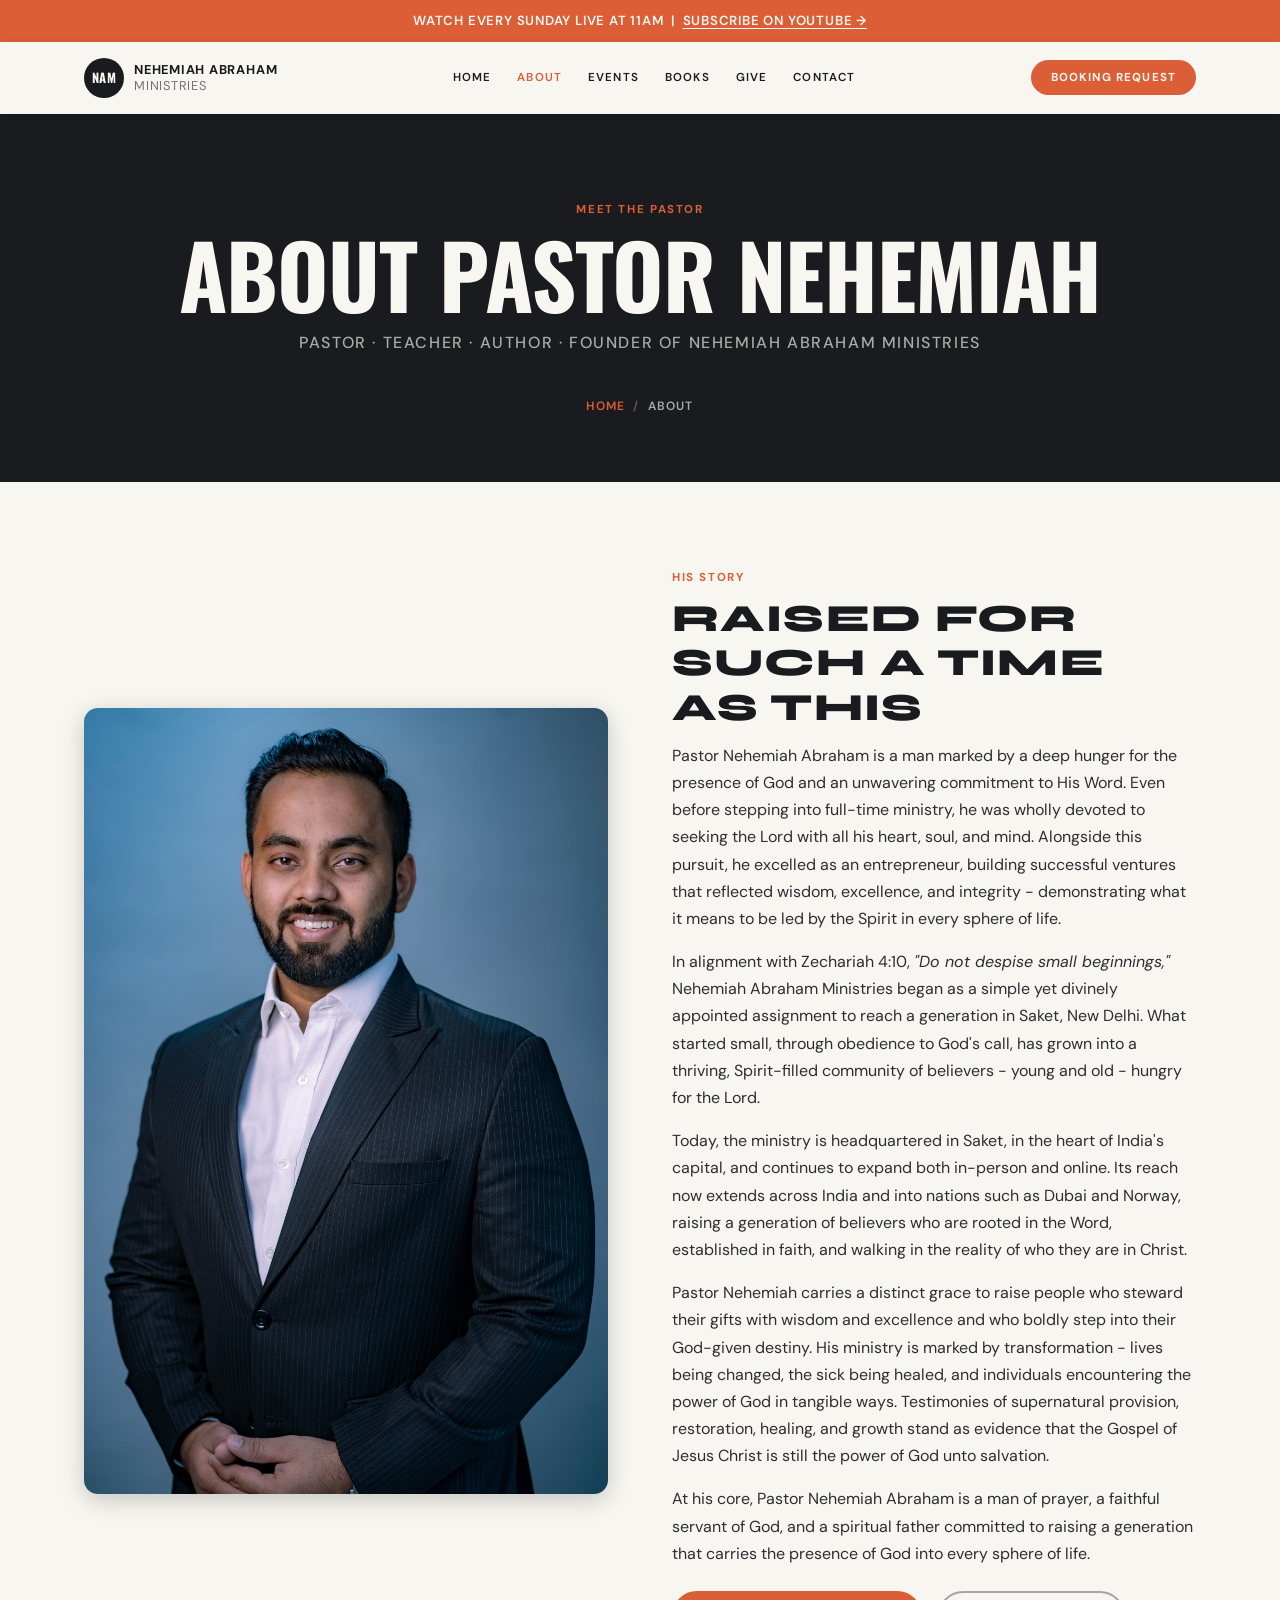
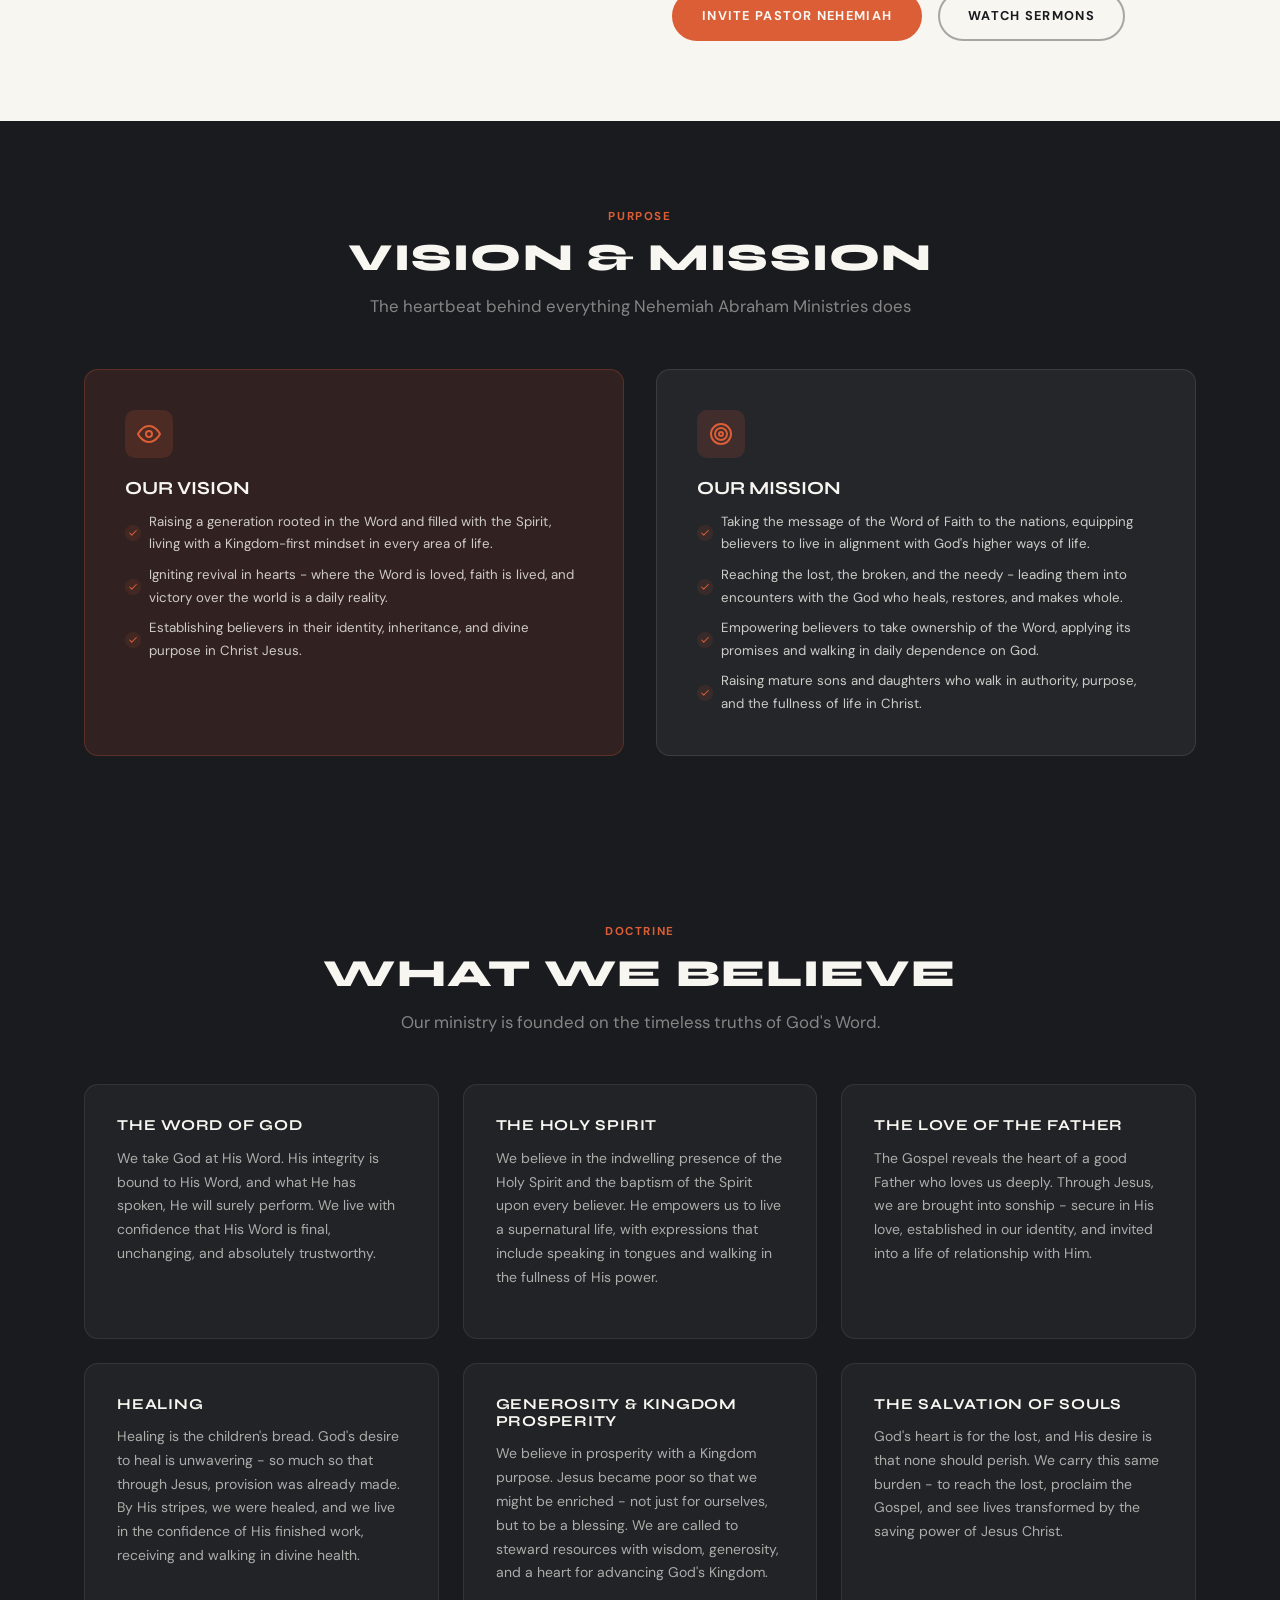
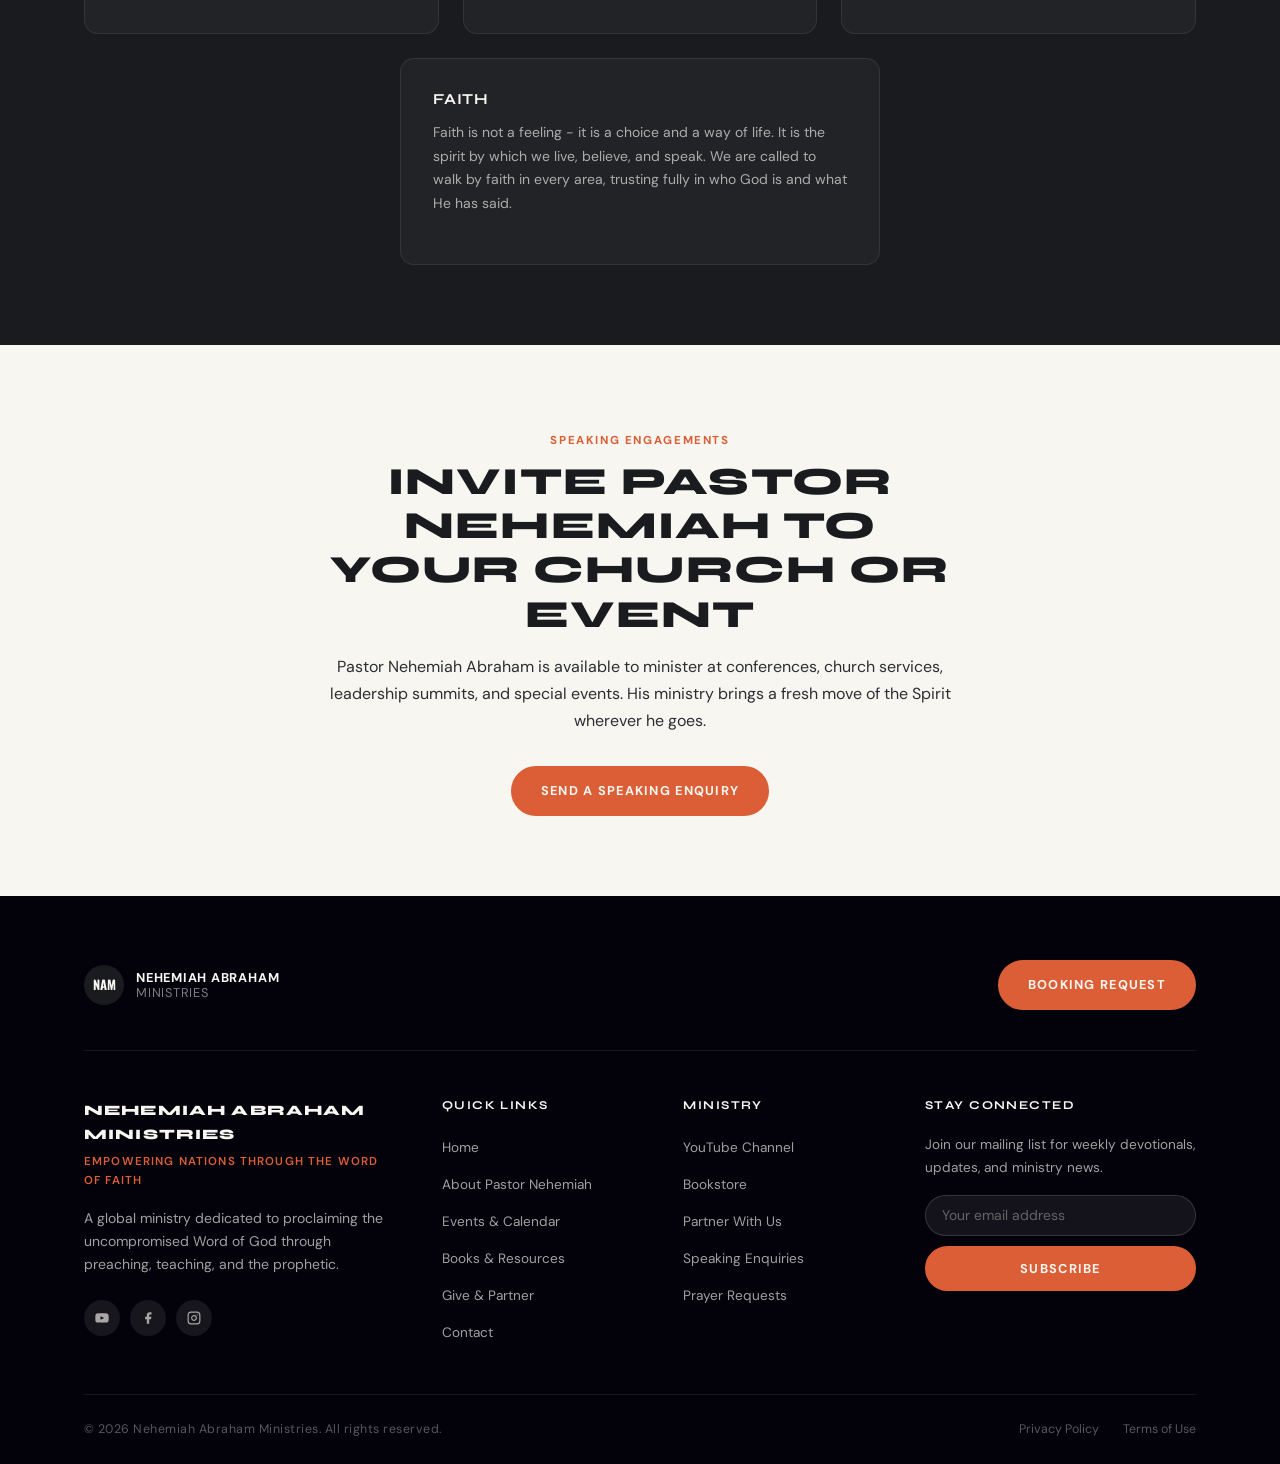
<file: about.html>
<!DOCTYPE html>
<html lang="en">
<head>
  <meta charset="UTF-8" />
  <meta name="viewport" content="width=device-width, initial-scale=1.0" />
  <meta name="description" content="Learn about Pastor Nehemiah Abraham - pastor, teacher, author, and founder of Nehemiah Abraham Ministries." />
  <title>About Pastor Nehemiah Abraham | Nehemiah Abraham Ministries</title>
  <link rel="preconnect" href="https://fonts.googleapis.com" />
  <link rel="preconnect" href="https://fonts.gstatic.com" crossorigin />
  <link href="https://fonts.googleapis.com/css2?family=Oswald:wght@400;700&family=Syne:wght@700;800&family=DM+Sans:opsz,wght@9..40,400;9..40,500;9..40,600;9..40,700&display=swap" rel="stylesheet" />
  <link rel="stylesheet" href="css/style.css" />
</head>
<body>

  <a class="skip-link" href="#main">Skip to main content</a>

  <!-- ===== NOTICE BANNER ===== -->
  <div class="notice-banner">
    <span class="banner-desktop">Watch every Sunday LIVE at 11AM &nbsp;|&nbsp; <a href="https://www.youtube.com/@PastorNehemiahAbraham" target="_blank" rel="noopener">Subscribe on YouTube &rarr;</a></span><span class="banner-mobile"><a href="https://www.youtube.com/@PastorNehemiahAbraham" target="_blank" rel="noopener">Live Every Sunday at 11AM - Subscribe</a></span>
  </div>

  <!-- ===== NAVBAR ===== -->
  <header class="navbar">
    <div class="container">
      <div class="navbar__inner">
        <a href="index.html" class="navbar__brand">
          <div class="navbar__brand-icon">NAM</div>
          <div class="navbar__brand-name">
            Nehemiah Abraham
            <span>Ministries</span>
          </div>
        </a>
        <nav class="navbar__nav" id="nav-menu" aria-label="Main navigation">
          <a href="index.html">Home</a>
          <a href="about.html" aria-current="page">About</a>
          <a href="events.html">Events</a>
          <a href="store.html">Books</a>
          <a href="give.html">Give</a>
          <a href="contact.html">Contact</a>
        </nav>
        <a href="booking.html" class="navbar__cta">Booking Request</a>
        <button class="navbar__hamburger" id="hamburger" aria-label="Toggle menu" aria-expanded="false">
          <span></span><span></span><span></span>
        </button>
      </div>
    </div>
  </header>

  <main id="main">

    <!-- ===== PAGE HERO ===== -->
    <section class="page-hero">
      <div class="container">
        <span class="label-tag">Meet the Pastor</span>
        <h1>About Pastor Nehemiah</h1>
        <p>Pastor &middot; Teacher &middot; Author &middot; Founder of Nehemiah Abraham Ministries</p>
        <nav class="breadcrumb" aria-label="Breadcrumb">
          <a href="index.html">Home</a>
          <span class="breadcrumb-sep" aria-hidden="true">/</span>
          <span aria-current="page">About</span>
        </nav>
      </div>
    </section>

    <!-- ===== FULL BIO ===== -->
    <section class="section section--cream">
      <div class="container">
        <div class="about-split">

          <div class="about-split__img">
            <img src="images/11-DSC00060.jpg" alt="Pastor Nehemiah Abraham" width="560" height="700" loading="lazy" />
          </div>

          <div>
            <span class="label-tag">His Story</span>
            <h2 style="color:var(--dark);margin-bottom:0.75rem;">Raised for Such a Time as This</h2>

            <p>Pastor Nehemiah Abraham is a man marked by a deep hunger for the presence of God and an unwavering commitment to His Word. Even before stepping into full-time ministry, he was wholly devoted to seeking the Lord with all his heart, soul, and mind. Alongside this pursuit, he excelled as an entrepreneur, building successful ventures that reflected wisdom, excellence, and integrity - demonstrating what it means to be led by the Spirit in every sphere of life.</p>

            <p>In alignment with Zechariah 4:10, <em>"Do not despise small beginnings,"</em> Nehemiah Abraham Ministries began as a simple yet divinely appointed assignment to reach a generation in Saket, New Delhi. What started small, through obedience to God's call, has grown into a thriving, Spirit-filled community of believers - young and old - hungry for the Lord.</p>

            <p>Today, the ministry is headquartered in Saket, in the heart of India's capital, and continues to expand both in-person and online. Its reach now extends across India and into nations such as Dubai and Norway, raising a generation of believers who are rooted in the Word, established in faith, and walking in the reality of who they are in Christ.</p>

            <p>Pastor Nehemiah carries a distinct grace to raise people who steward their gifts with wisdom and excellence and who boldly step into their God-given destiny. His ministry is marked by transformation - lives being changed, the sick being healed, and individuals encountering the power of God in tangible ways. Testimonies of supernatural provision, restoration, healing, and growth stand as evidence that the Gospel of Jesus Christ is still the power of God unto salvation.</p>

            <p>At his core, Pastor Nehemiah Abraham is a man of prayer, a faithful servant of God, and a spiritual father committed to raising a generation that carries the presence of God into every sphere of life.</p>

            <div style="display:flex;gap:1rem;flex-wrap:wrap;margin-top:1.5rem;">
              <a href="contact.html" class="btn btn--orange">Invite Pastor Nehemiah</a>
              <a href="https://www.youtube.com/@PastorNehemiahAbraham" target="_blank" rel="noopener" class="btn btn--outline-dark">Watch Sermons</a>
            </div>
          </div>

        </div>
      </div>
    </section>


    <!-- ===== VISION & MISSION ===== -->
    <section class="section section--dark">
      <div class="container">

        <div class="section__header">
          <span class="label-tag">Purpose</span>
          <h2 style="color:var(--cream);">Vision &amp; Mission</h2>
          <p style="color:var(--muted);">The heartbeat behind everything Nehemiah Abraham Ministries does</p>
        </div>

        <div class="vm-cards">

          <div class="vm-card vm-card--vision">
            <div class="vm-card__icon" aria-hidden="true">
              <svg width="24" height="24" viewBox="0 0 24 24" fill="none" stroke="currentColor" stroke-width="2" stroke-linecap="round" stroke-linejoin="round"><path d="M1 12s4-8 11-8 11 8 11 8-4 8-11 8-11-8-11-8z"/><circle cx="12" cy="12" r="3"/></svg>
            </div>
            <h3>Our Vision</h3>
            <ul class="partner-benefits" style="margin-top:0.75rem;">
              <li>Raising a generation rooted in the Word and filled with the Spirit, living with a Kingdom-first mindset in every area of life.</li>
              <li>Igniting revival in hearts - where the Word is loved, faith is lived, and victory over the world is a daily reality.</li>
              <li>Establishing believers in their identity, inheritance, and divine purpose in Christ Jesus.</li>
            </ul>
          </div>

          <div class="vm-card vm-card--mission">
            <div class="vm-card__icon" aria-hidden="true">
              <svg width="24" height="24" viewBox="0 0 24 24" fill="none" stroke="currentColor" stroke-width="2" stroke-linecap="round" stroke-linejoin="round"><circle cx="12" cy="12" r="10"/><circle cx="12" cy="12" r="6"/><circle cx="12" cy="12" r="2"/></svg>
            </div>
            <h3>Our Mission</h3>
            <ul class="partner-benefits" style="margin-top:0.75rem;">
              <li>Taking the message of the Word of Faith to the nations, equipping believers to live in alignment with God's higher ways of life.</li>
              <li>Reaching the lost, the broken, and the needy - leading them into encounters with the God who heals, restores, and makes whole.</li>
              <li>Empowering believers to take ownership of the Word, applying its promises and walking in daily dependence on God.</li>
              <li>Raising mature sons and daughters who walk in authority, purpose, and the fullness of life in Christ.</li>
            </ul>
          </div>

        </div>

      </div>
    </section>


    <!-- ===== WHAT WE BELIEVE ===== -->
    <section class="section section--dark">
      <div class="container">
        <div class="section__header">
          <span class="label-tag">Doctrine</span>
          <h2 style="color:var(--cream);">What We Believe</h2>
          <p style="color:var(--muted);">Our ministry is founded on the timeless truths of God's Word.</p>
        </div>
        <div class="principles-grid" style="--cols:3;">

          <div class="principle-card">
            <h3>The Word of God</h3>
            <p>We take God at His Word. His integrity is bound to His Word, and what He has spoken, He will surely perform. We live with confidence that His Word is final, unchanging, and absolutely trustworthy.</p>
          </div>

          <div class="principle-card">
            <h3>The Holy Spirit</h3>
            <p>We believe in the indwelling presence of the Holy Spirit and the baptism of the Spirit upon every believer. He empowers us to live a supernatural life, with expressions that include speaking in tongues and walking in the fullness of His power.</p>
          </div>

          <div class="principle-card">
            <h3>The Love of the Father</h3>
            <p>The Gospel reveals the heart of a good Father who loves us deeply. Through Jesus, we are brought into sonship - secure in His love, established in our identity, and invited into a life of relationship with Him.</p>
          </div>

          <div class="principle-card">
            <h3>Healing</h3>
            <p>Healing is the children's bread. God's desire to heal is unwavering - so much so that through Jesus, provision was already made. By His stripes, we were healed, and we live in the confidence of His finished work, receiving and walking in divine health.</p>
          </div>

          <div class="principle-card">
            <h3>Generosity &amp; Kingdom Prosperity</h3>
            <p>We believe in prosperity with a Kingdom purpose. Jesus became poor so that we might be enriched - not just for ourselves, but to be a blessing. We are called to steward resources with wisdom, generosity, and a heart for advancing God's Kingdom.</p>
          </div>

          <div class="principle-card">
            <h3>The Salvation of Souls</h3>
            <p>God's heart is for the lost, and His desire is that none should perish. We carry this same burden - to reach the lost, proclaim the Gospel, and see lives transformed by the saving power of Jesus Christ.</p>
          </div>

          <div class="principle-card" style="grid-column: 1 / -1; max-width: 480px; margin: 0 auto; width: 100%;">
            <h3>Faith</h3>
            <p>Faith is not a feeling - it is a choice and a way of life. It is the spirit by which we live, believe, and speak. We are called to walk by faith in every area, trusting fully in who God is and what He has said.</p>
          </div>

        </div>
      </div>
    </section>

    <!-- ===== SPEAKING CTA ===== -->
    <section class="section section--cream">
      <div class="container">
        <div class="speaking-cta">
          <span class="label-tag">Speaking Engagements</span>
          <h2 style="color:var(--dark);">Invite Pastor Nehemiah to Your Church or Event</h2>
          <p>Pastor Nehemiah Abraham is available to minister at conferences, church services, leadership summits, and special events. His ministry brings a fresh move of the Spirit wherever he goes.</p>
          <a href="contact.html" class="btn btn--orange">Send a Speaking Enquiry</a>
        </div>
      </div>
    </section>

  </main>

  <!-- ===== FOOTER ===== -->
  <footer class="footer">
    <div class="container">

      <div class="footer__top-bar">
        <div class="footer__brand-logo">
          <div class="footer__brand-logo-icon">NAM</div>
          <div class="footer__brand-logo-name">
            Nehemiah Abraham
            <span>Ministries</span>
          </div>
        </div>
        <a href="booking.html" class="btn btn--orange">Booking Request</a>
      </div>

      <div class="footer__grid">
        <div class="footer__col">
          <p class="footer__brand-name">Nehemiah Abraham Ministries</p>
          <p class="footer__brand-sub">Empowering Nations Through the Word of Faith</p>
          <p class="footer__tagline">A global ministry dedicated to proclaiming the uncompromised Word of God through preaching, teaching, and the prophetic.</p>
          <div class="footer__social">
            <a href="https://www.youtube.com/@PastorNehemiahAbraham" target="_blank" rel="noopener" class="footer__social-link" aria-label="YouTube">
              <svg width="16" height="16" viewBox="0 0 24 24" fill="currentColor" aria-hidden="true"><path d="M21.8 8s-.2-1.4-.8-2c-.8-.8-1.7-.8-2.1-.9C16.2 5 12 5 12 5s-4.2 0-6.9.1c-.4.1-1.3.1-2.1.9C2.4 6.6 2.2 8 2.2 8S2 9.6 2 11.2v1.5C2 14.3 2.2 16 2.2 16s.2 1.4.8 2c.8.8 1.8.8 2.3.9C6.8 19 12 19 12 19s4.2 0 6.9-.2c.4-.1 1.3-.1 2.1-.9.6-.6.8-2 .8-2S22 14.3 22 12.7v-1.5C22 9.6 21.8 8 21.8 8zM9.7 14.5v-5l5.7 2.5-5.7 2.5z"/></svg>
            </a>
            <a href="#" class="footer__social-link" aria-label="Facebook">
              <svg width="14" height="14" viewBox="0 0 24 24" fill="currentColor" aria-hidden="true"><path d="M18 2h-3a5 5 0 00-5 5v3H7v4h3v8h4v-8h3l1-4h-4V7a1 1 0 011-1h3z"/></svg>
            </a>
            <a href="#" class="footer__social-link" aria-label="Instagram">
              <svg width="14" height="14" viewBox="0 0 24 24" fill="none" stroke="currentColor" stroke-width="2" stroke-linecap="round" stroke-linejoin="round" aria-hidden="true"><rect x="2" y="2" width="20" height="20" rx="5" ry="5"/><path d="M16 11.37A4 4 0 1112.63 8 4 4 0 0116 11.37z"/><line x1="17.5" y1="6.5" x2="17.51" y2="6.5"/></svg>
            </a>
          </div>
        </div>
        <div class="footer__col">
          <h4>Quick Links</h4>
          <ul class="footer__links">
            <li><a href="index.html">Home</a></li>
            <li><a href="about.html">About Pastor Nehemiah</a></li>
            <li><a href="events.html">Events &amp; Calendar</a></li>
            <li><a href="store.html">Books &amp; Resources</a></li>
            <li><a href="give.html">Give &amp; Partner</a></li>
            <li><a href="contact.html">Contact</a></li>
          </ul>
        </div>
        <div class="footer__col">
          <h4>Ministry</h4>
          <ul class="footer__links">
            <li><a href="https://www.youtube.com/@PastorNehemiahAbraham" target="_blank" rel="noopener">YouTube Channel</a></li>
            <li><a href="store.html">Bookstore</a></li>
            <li><a href="give.html">Partner With Us</a></li>
            <li><a href="contact.html">Speaking Enquiries</a></li>
            <li><a href="give.html">Prayer Requests</a></li>
          </ul>
        </div>
        <div class="footer__col">
          <h4>Stay Connected</h4>
          <form action="#" onsubmit="return false" class="footer__newsletter-form">
            <p>Join our mailing list for weekly devotionals, updates, and ministry news.</p>
            <input type="email" placeholder="Your email address" aria-label="Email address" />
            <button type="submit" class="btn btn--orange">Subscribe</button>
          </form>
        </div>
      </div>

      <div class="footer__bottom">
        <p class="footer__copyright">&copy; 2026 Nehemiah Abraham Ministries. All rights reserved.</p>
        <div class="footer__bottom-links">
          <a href="#">Privacy Policy</a>
          <a href="#">Terms of Use</a>
        </div>
      </div>

    </div>
  </footer>

  <script>
    const hamburger = document.getElementById('hamburger');
    const navMenu = document.getElementById('nav-menu');
    hamburger.addEventListener('click', function() {
      const isOpen = navMenu.classList.toggle('is-open');
      hamburger.classList.toggle('is-open', isOpen);
      hamburger.setAttribute('aria-expanded', String(isOpen));
    });
    document.querySelectorAll('.navbar__nav a').forEach(link => {
      link.addEventListener('click', () => {
        navMenu.classList.remove('is-open');
        hamburger.classList.remove('is-open');
        hamburger.setAttribute('aria-expanded', 'false');
      });
    });
  </script>

</body>
</html>
</file>
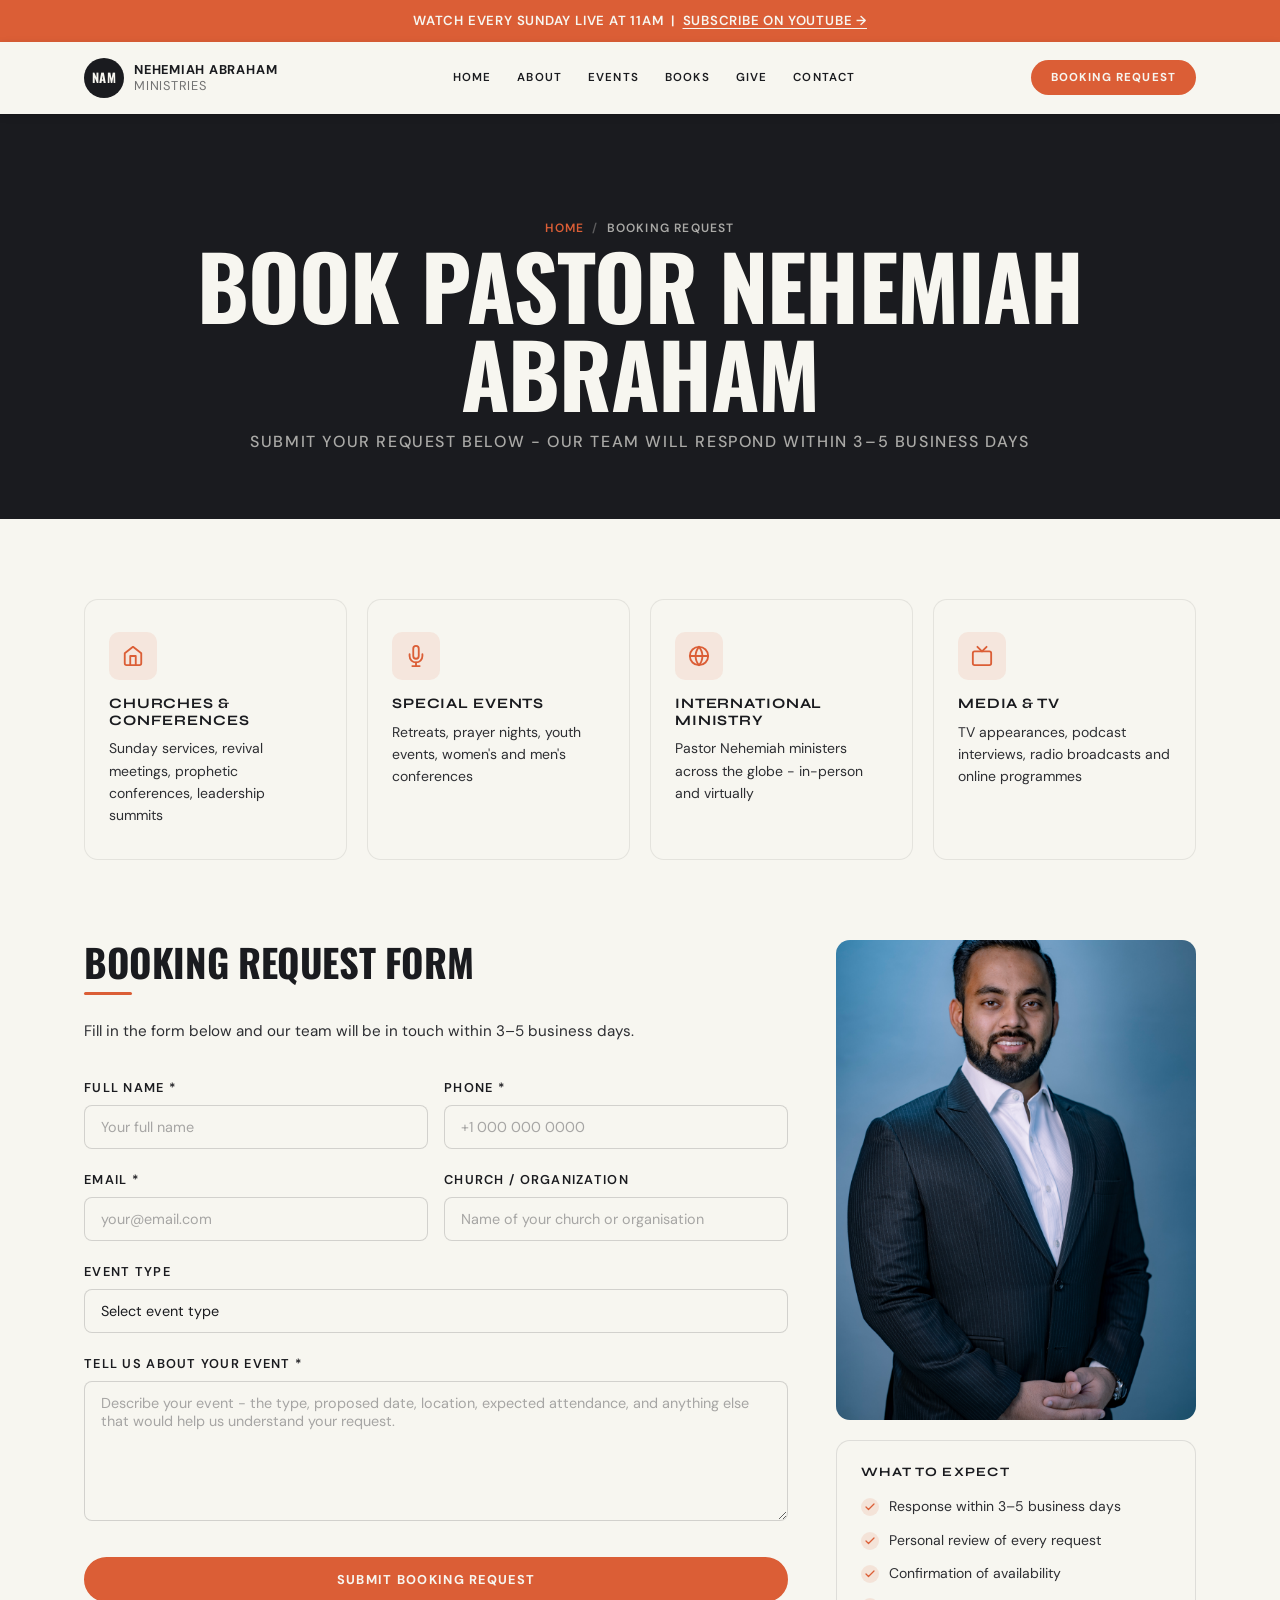
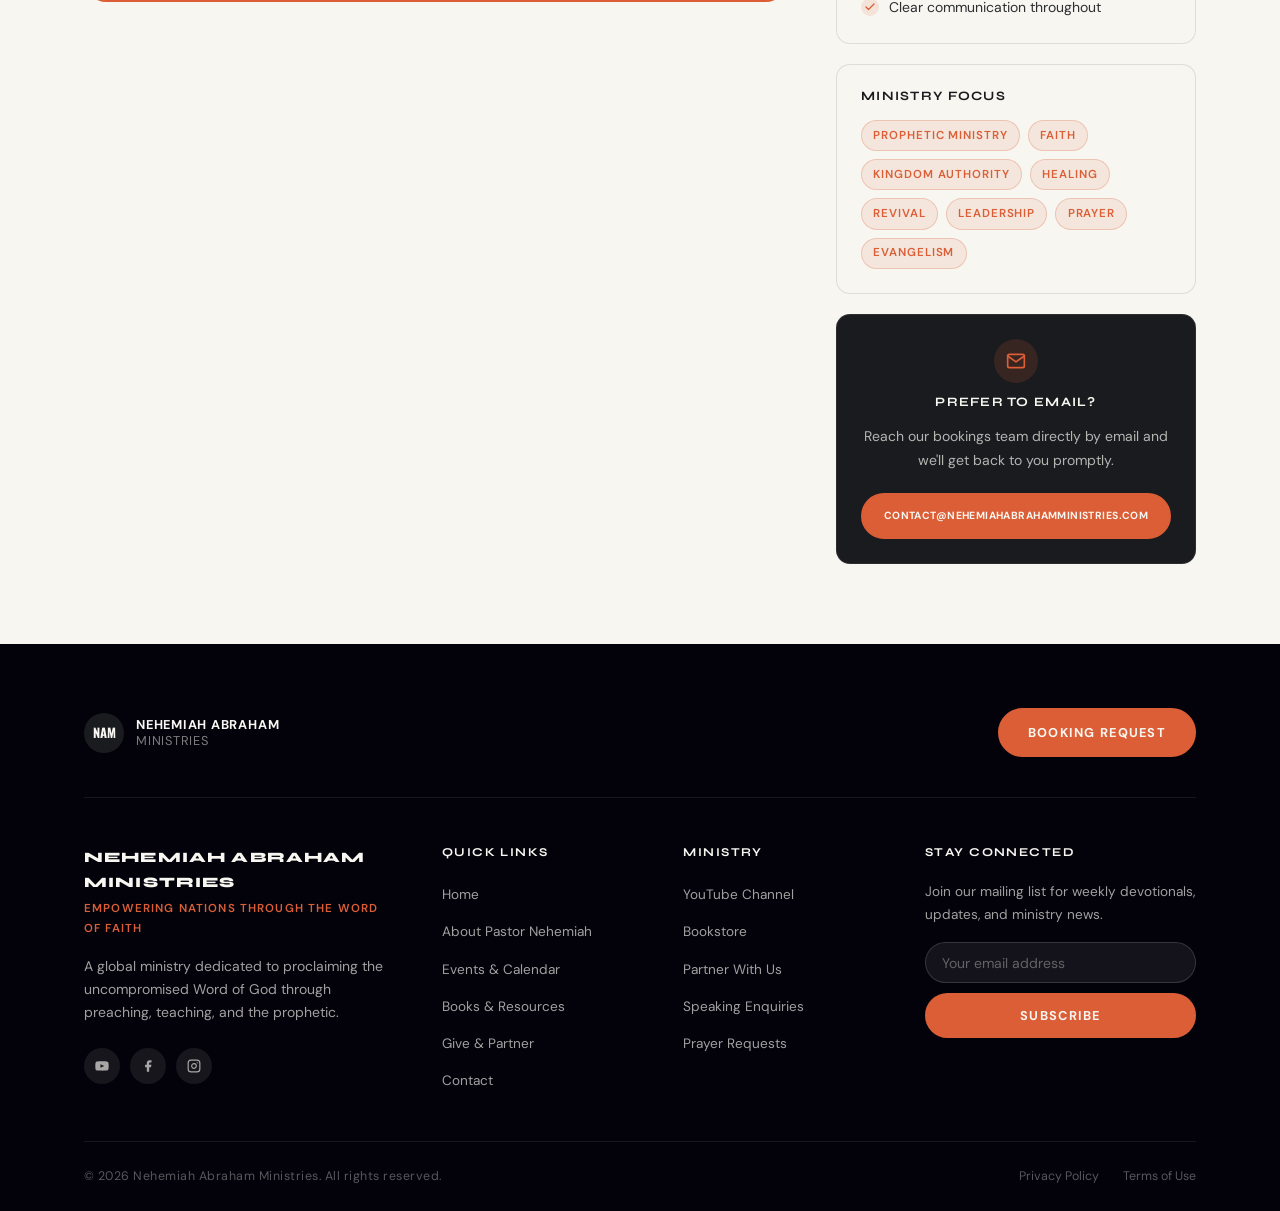
<file: booking.html>
<!DOCTYPE html>
<html lang="en">
<head>
  <meta charset="UTF-8" />
  <meta name="viewport" content="width=device-width, initial-scale=1.0" />
  <title>Booking Request - Nehemiah Abraham Ministries</title>
  <meta name="description" content="Invite Pastor Nehemiah Abraham to minister at your church, conference, or event. Submit a booking request today." />
  <link rel="preconnect" href="https://fonts.googleapis.com" />
  <link rel="preconnect" href="https://fonts.gstatic.com" crossorigin />
  <link href="https://fonts.googleapis.com/css2?family=Oswald:wght@400;700&family=Syne:wght@700;800&family=DM+Sans:opsz,wght@9..40,400;9..40,500;9..40,600;9..40,700&display=swap" rel="stylesheet" />
  <link rel="stylesheet" href="css/style.css" />
</head>
<body>

  <a class="skip-link" href="#main">Skip to main content</a>

  <!-- ===== NOTICE BANNER ===== -->
  <div class="notice-banner">
    <span class="banner-desktop">Watch every Sunday LIVE at 11AM &nbsp;|&nbsp; <a href="https://www.youtube.com/@PastorNehemiahAbraham" target="_blank" rel="noopener">Subscribe on YouTube &rarr;</a></span><span class="banner-mobile"><a href="https://www.youtube.com/@PastorNehemiahAbraham" target="_blank" rel="noopener">Live Every Sunday at 11AM - Subscribe</a></span>
  </div>

  <!-- ===== NAVBAR ===== -->
  <header class="navbar">
    <div class="container">
      <div class="navbar__inner">
        <a href="index.html" class="navbar__brand">
          <div class="navbar__brand-icon">NAM</div>
          <div class="navbar__brand-name">
            Nehemiah Abraham
            <span>Ministries</span>
          </div>
        </a>
        <nav class="navbar__nav" id="nav-menu" aria-label="Main navigation">
          <a href="index.html">Home</a>
          <a href="about.html">About</a>
          <a href="events.html">Events</a>
          <a href="store.html">Books</a>
          <a href="give.html">Give</a>
          <a href="contact.html">Contact</a>
        </nav>
        <a href="booking.html" class="navbar__cta" aria-current="page">Booking Request</a>
        <button class="navbar__hamburger" id="hamburger" aria-label="Toggle menu" aria-expanded="false">
          <span></span><span></span><span></span>
        </button>
      </div>
    </div>
  </header>

  <main id="main">

    <!-- ===== PAGE HERO ===== -->
    <section class="page-hero">
      <div class="container">
        <div class="breadcrumb">
          <a href="index.html">Home</a>
          <span class="breadcrumb-sep">/</span>
          <span>Booking Request</span>
        </div>
        <h1>Book Pastor Nehemiah Abraham</h1>
        <p>Submit your request below - our team will respond within 3&ndash;5 business days</p>
      </div>
    </section>

    <!-- ===== INTRO CARDS ===== -->
    <section class="section section--cream" style="padding-bottom: 0;">
      <div class="container">
        <div class="booking-intro-grid">

          <div class="booking-intro-card">
            <div class="booking-intro-card__icon">
              <svg viewBox="0 0 24 24" aria-hidden="true"><path d="M3 9l9-7 9 7v11a2 2 0 01-2 2H5a2 2 0 01-2-2z"/><polyline points="9 22 9 12 15 12 15 22"/></svg>
            </div>
            <h4>Churches &amp; Conferences</h4>
            <p>Sunday services, revival meetings, prophetic conferences, leadership summits</p>
          </div>

          <div class="booking-intro-card">
            <div class="booking-intro-card__icon">
              <svg viewBox="0 0 24 24" aria-hidden="true"><path d="M12 1a3 3 0 00-3 3v8a3 3 0 006 0V4a3 3 0 00-3-3z"/><path d="M19 10v2a7 7 0 01-14 0v-2"/><line x1="12" y1="19" x2="12" y2="23"/><line x1="8" y1="23" x2="16" y2="23"/></svg>
            </div>
            <h4>Special Events</h4>
            <p>Retreats, prayer nights, youth events, women's and men's conferences</p>
          </div>

          <div class="booking-intro-card">
            <div class="booking-intro-card__icon">
              <svg viewBox="0 0 24 24" aria-hidden="true"><circle cx="12" cy="12" r="10"/><line x1="2" y1="12" x2="22" y2="12"/><path d="M12 2a15.3 15.3 0 010 20M12 2a15.3 15.3 0 000 20"/></svg>
            </div>
            <h4>International Ministry</h4>
            <p>Pastor Nehemiah ministers across the globe - in-person and virtually</p>
          </div>

          <div class="booking-intro-card">
            <div class="booking-intro-card__icon">
              <svg viewBox="0 0 24 24" aria-hidden="true"><rect x="2" y="7" width="20" height="15" rx="2" ry="2"/><polyline points="17 2 12 7 7 2"/></svg>
            </div>
            <h4>Media &amp; TV</h4>
            <p>TV appearances, podcast interviews, radio broadcasts and online programmes</p>
          </div>

        </div>
      </div>
    </section>

    <!-- ===== BOOKING FORM + SIDEBAR ===== -->
    <section class="section section--cream">
      <div class="container">
        <div class="booking-layout">

          <!-- Form -->
          <div class="booking-form-wrap">
            <h2>Booking Request Form</h2>
            <div class="form-divider"></div>
            <p>Fill in the form below and our team will be in touch within 3&ndash;5 business days.</p>

            <form class="booking-form" onsubmit="return false;" novalidate>

              <div class="form-row">
                <div class="form-group">
                  <label for="b-name">Full Name *</label>
                  <input type="text" id="b-name" placeholder="Your full name" required autocomplete="name" />
                </div>
                <div class="form-group">
                  <label for="b-phone">Phone *</label>
                  <input type="tel" id="b-phone" placeholder="+1 000 000 0000" required autocomplete="tel" />
                </div>
              </div>

              <div class="form-row">
                <div class="form-group">
                  <label for="b-email">Email *</label>
                  <input type="email" id="b-email" placeholder="your@email.com" required autocomplete="email" />
                </div>
                <div class="form-group">
                  <label for="org-name">Church / Organization</label>
                  <input type="text" id="org-name" placeholder="Name of your church or organisation" autocomplete="organization" />
                </div>
              </div>

              <div class="form-group">
                <label for="event-type">Event Type</label>
                <select id="event-type">
                  <option value="" disabled selected>Select event type</option>
                  <option>Sunday Service</option>
                  <option>Revival Meeting</option>
                  <option>Prophetic Conference</option>
                  <option>Leadership Summit</option>
                  <option>Prayer Night</option>
                  <option>Youth Event</option>
                  <option>Women's Conference</option>
                  <option>Men's Conference</option>
                  <option>Media / TV / Podcast</option>
                  <option>International Crusade</option>
                  <option>Other</option>
                </select>
              </div>

              <div class="form-group">
                <label for="event-desc">Tell Us About Your Event *</label>
                <textarea id="event-desc" rows="6" placeholder="Describe your event - the type, proposed date, location, expected attendance, and anything else that would help us understand your request." required></textarea>
              </div>

              <button type="submit" class="btn btn--orange" style="width:100%;justify-content:center;margin-top:0.5rem;">Submit Booking Request</button>

            </form>
          </div>

          <!-- Sidebar -->
          <aside class="booking-sidebar">

            <div class="booking-sidebar__pastor">
              <img src="images/13-DSC00064.jpg" alt="Pastor Nehemiah Abraham" width="360" height="480" loading="lazy" />
            </div>

            <div class="booking-sidebar__card">
              <h4>What to Expect</h4>
              <ul class="booking-check-list">
                <li>Response within 3&ndash;5 business days</li>
                <li>Personal review of every request</li>
                <li>Confirmation of availability</li>
                <li>Clear communication throughout</li>
              </ul>
            </div>

            <div class="booking-sidebar__card">
              <h4>Ministry Focus</h4>
              <div class="booking-tags">
                <span>Prophetic Ministry</span>
                <span>Faith</span>
                <span>Kingdom Authority</span>
                <span>Healing</span>
                <span>Revival</span>
                <span>Leadership</span>
                <span>Prayer</span>
                <span>Evangelism</span>
              </div>
            </div>

            <div class="booking-sidebar__card booking-sidebar__card--dark">
              <div class="booking-email-icon">
                <svg viewBox="0 0 24 24" aria-hidden="true"><path d="M4 4h16c1.1 0 2 .9 2 2v12c0 1.1-.9 2-2 2H4c-1.1 0-2-.9-2-2V6c0-1.1.9-2 2-2z"/><polyline points="22,6 12,13 2,6"/></svg>
              </div>
              <h4>Prefer to Email?</h4>
              <p style="color:rgba(247,246,240,0.7);font-size:0.875rem;margin-bottom:1.25rem;">Reach our bookings team directly by email and we'll get back to you promptly.</p>
              <a href="mailto:contact@nehemiahabrahamministries.com" class="btn btn--orange" style="width:100%;justify-content:center;font-size:0.65rem;letter-spacing:0.04em;word-break:break-all;">contact@nehemiahabrahamministries.com</a>
            </div>

          </aside>

        </div>
      </div>
    </section>


  </main>

  <!-- ===== FOOTER ===== -->
  <footer class="footer">
    <div class="container">

      <div class="footer__top-bar">
        <div class="footer__brand-logo">
          <div class="footer__brand-logo-icon">NAM</div>
          <div class="footer__brand-logo-name">
            Nehemiah Abraham
            <span>Ministries</span>
          </div>
        </div>
        <a href="booking.html" class="btn btn--orange">Booking Request</a>
      </div>

      <div class="footer__grid">

        <div class="footer__col">
          <p class="footer__brand-name">Nehemiah Abraham Ministries</p>
          <p class="footer__brand-sub">Empowering Nations Through the Word of Faith</p>
          <p class="footer__tagline">A global ministry dedicated to proclaiming the uncompromised Word of God through preaching, teaching, and the prophetic.</p>
          <div class="footer__social">
            <a href="https://www.youtube.com/@PastorNehemiahAbraham" target="_blank" rel="noopener" class="footer__social-link" aria-label="YouTube">
              <svg width="16" height="16" viewBox="0 0 24 24" fill="currentColor" aria-hidden="true"><path d="M21.8 8s-.2-1.4-.8-2c-.8-.8-1.7-.8-2.1-.9C16.2 5 12 5 12 5s-4.2 0-6.9.1c-.4.1-1.3.1-2.1.9C2.4 6.6 2.2 8 2.2 8S2 9.6 2 11.2v1.5C2 14.3 2.2 16 2.2 16s.2 1.4.8 2c.8.8 1.8.8 2.3.9C6.8 19 12 19 12 19s4.2 0 6.9-.2c.4-.1 1.3-.1 2.1-.9.6-.6.8-2 .8-2S22 14.3 22 12.7v-1.5C22 9.6 21.8 8 21.8 8zM9.7 14.5v-5l5.7 2.5-5.7 2.5z"/></svg>
            </a>
            <a href="#" class="footer__social-link" aria-label="Facebook">
              <svg width="14" height="14" viewBox="0 0 24 24" fill="currentColor" aria-hidden="true"><path d="M18 2h-3a5 5 0 00-5 5v3H7v4h3v8h4v-8h3l1-4h-4V7a1 1 0 011-1h3z"/></svg>
            </a>
            <a href="#" class="footer__social-link" aria-label="Instagram">
              <svg width="14" height="14" viewBox="0 0 24 24" fill="none" stroke="currentColor" stroke-width="2" stroke-linecap="round" stroke-linejoin="round" aria-hidden="true"><rect x="2" y="2" width="20" height="20" rx="5" ry="5"/><path d="M16 11.37A4 4 0 1112.63 8 4 4 0 0116 11.37z"/><line x1="17.5" y1="6.5" x2="17.51" y2="6.5"/></svg>
            </a>
          </div>
        </div>

        <div class="footer__col">
          <h4>Quick Links</h4>
          <ul class="footer__links">
            <li><a href="index.html">Home</a></li>
            <li><a href="about.html">About Pastor Nehemiah</a></li>
            <li><a href="events.html">Events &amp; Calendar</a></li>
            <li><a href="store.html">Books &amp; Resources</a></li>
            <li><a href="give.html">Give &amp; Partner</a></li>
            <li><a href="contact.html">Contact</a></li>
          </ul>
        </div>

        <div class="footer__col">
          <h4>Ministry</h4>
          <ul class="footer__links">
            <li><a href="https://www.youtube.com/@PastorNehemiahAbraham" target="_blank" rel="noopener">YouTube Channel</a></li>
            <li><a href="store.html">Bookstore</a></li>
            <li><a href="give.html">Partner With Us</a></li>
            <li><a href="contact.html">Speaking Enquiries</a></li>
            <li><a href="give.html">Prayer Requests</a></li>
          </ul>
        </div>

        <div class="footer__col">
          <h4>Stay Connected</h4>
          <form action="#" onsubmit="return false" class="footer__newsletter-form">
            <p>Join our mailing list for weekly devotionals, updates, and ministry news.</p>
            <input type="email" placeholder="Your email address" aria-label="Email address" autocomplete="email" />
            <button type="submit" class="btn btn--orange">Subscribe</button>
          </form>
        </div>

      </div>

      <div class="footer__bottom">
        <p class="footer__copyright">&copy; 2026 Nehemiah Abraham Ministries. All rights reserved.</p>
        <div class="footer__bottom-links">
          <a href="#">Privacy Policy</a>
          <a href="#">Terms of Use</a>
        </div>
      </div>

    </div>
  </footer>

  <script>
    const hamburger = document.getElementById('hamburger');
    const navMenu = document.getElementById('nav-menu');
    hamburger.addEventListener('click', function() {
      const isOpen = navMenu.classList.toggle('is-open');
      hamburger.setAttribute('aria-expanded', isOpen);
    });
  </script>

</body>
</html>
</file>
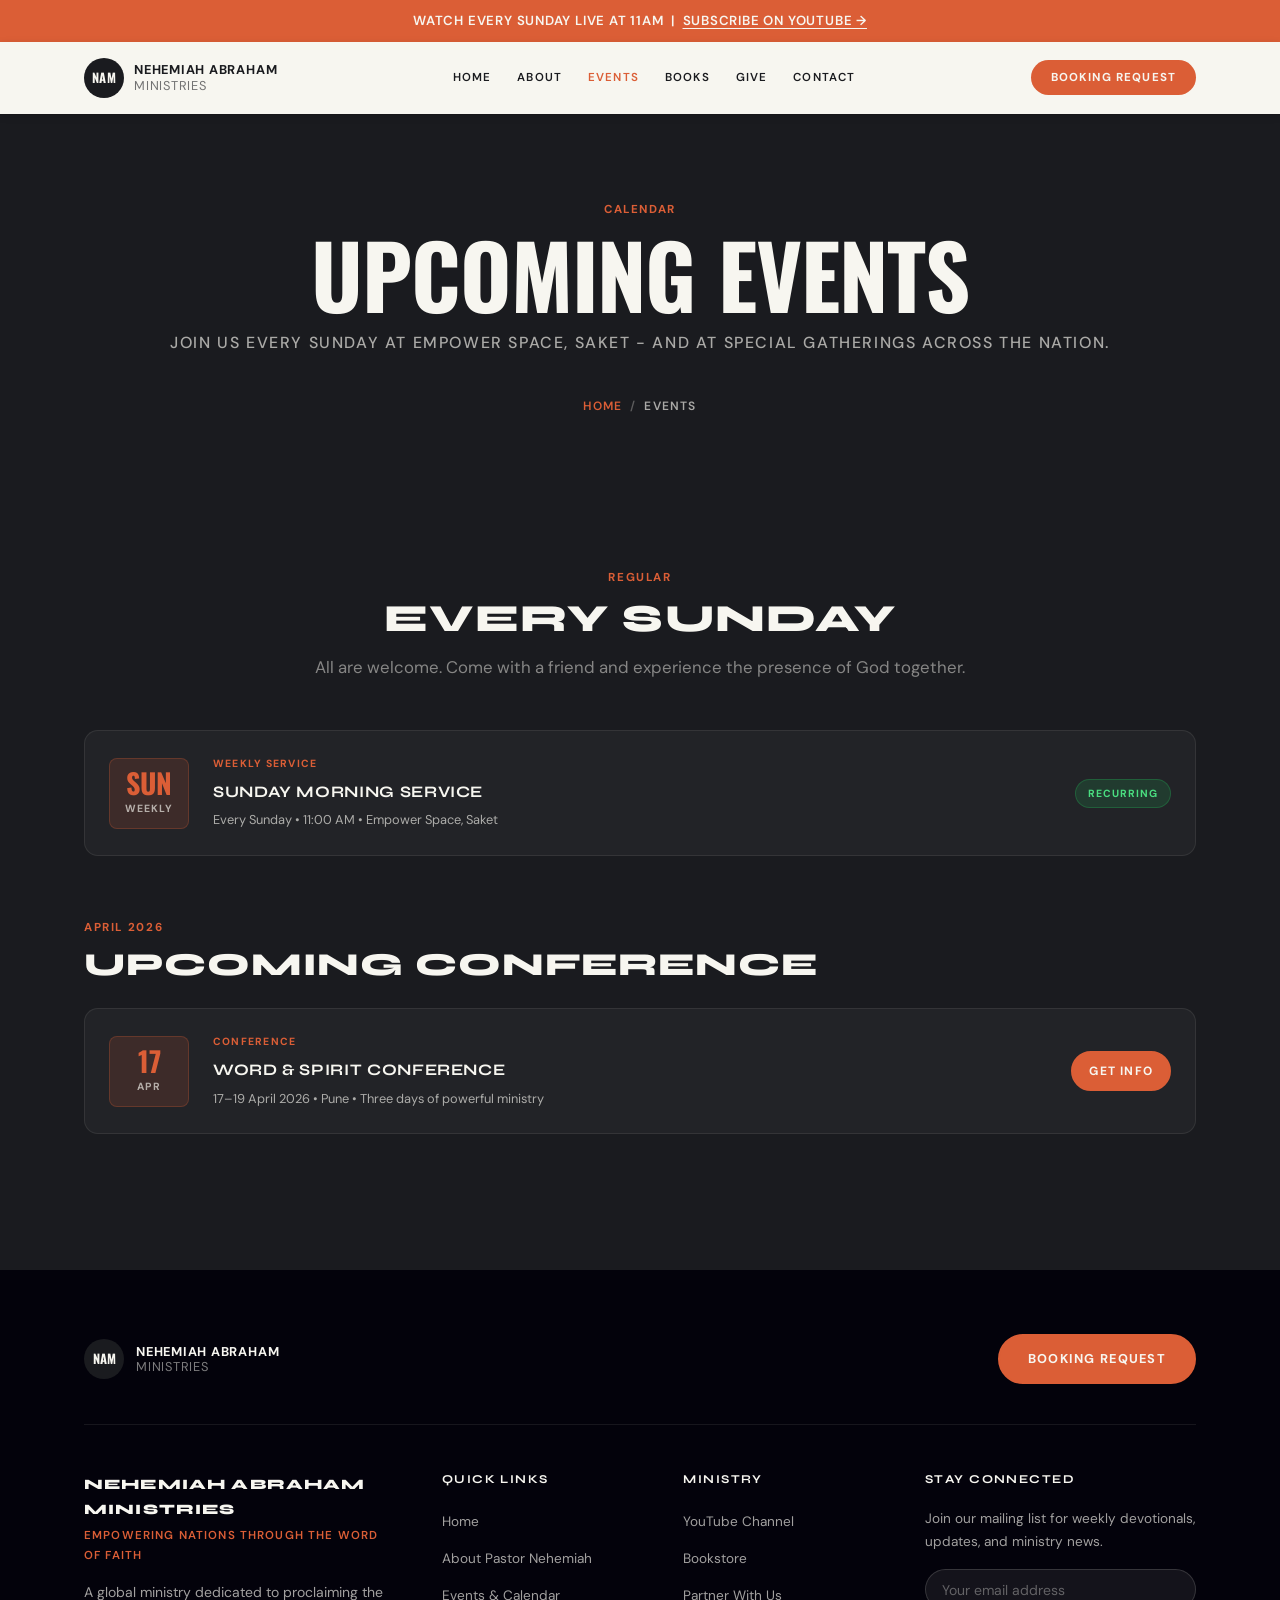
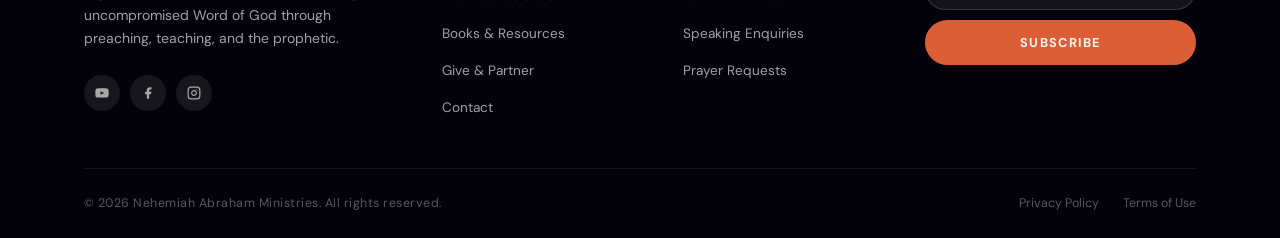
<file: events.html>
<!DOCTYPE html>
<html lang="en">
<head>
  <meta charset="UTF-8" />
  <meta name="viewport" content="width=device-width, initial-scale=1.0" />
  <meta name="description" content="Upcoming events, services, and gatherings at Nehemiah Abraham Ministries. Find your place and get involved." />
  <title>Upcoming Events | Nehemiah Abraham Ministries</title>
  <link rel="preconnect" href="https://fonts.googleapis.com" />
  <link rel="preconnect" href="https://fonts.gstatic.com" crossorigin />
  <link href="https://fonts.googleapis.com/css2?family=Oswald:wght@400;700&family=Syne:wght@700;800&family=DM+Sans:opsz,wght@9..40,400;9..40,500;9..40,600;9..40,700&display=swap" rel="stylesheet" />
  <link rel="stylesheet" href="css/style.css" />
</head>
<body>

  <a class="skip-link" href="#main">Skip to main content</a>

  <!-- ===== NOTICE BANNER ===== -->
  <div class="notice-banner">
    <span class="banner-desktop">Watch every Sunday LIVE at 11AM &nbsp;|&nbsp; <a href="https://www.youtube.com/@PastorNehemiahAbraham" target="_blank" rel="noopener">Subscribe on YouTube &rarr;</a></span><span class="banner-mobile"><a href="https://www.youtube.com/@PastorNehemiahAbraham" target="_blank" rel="noopener">Live Every Sunday at 11AM - Subscribe</a></span>
  </div>

  <!-- ===== NAVBAR ===== -->
  <header class="navbar">
    <div class="container">
      <div class="navbar__inner">
        <a href="index.html" class="navbar__brand">
          <div class="navbar__brand-icon">NAM</div>
          <div class="navbar__brand-name">
            Nehemiah Abraham
            <span>Ministries</span>
          </div>
        </a>
        <nav class="navbar__nav" id="nav-menu" aria-label="Main navigation">
          <a href="index.html">Home</a>
          <a href="about.html">About</a>
          <a href="events.html" aria-current="page">Events</a>
          <a href="store.html">Books</a>
          <a href="give.html">Give</a>
          <a href="contact.html">Contact</a>
        </nav>
        <a href="booking.html" class="navbar__cta">Booking Request</a>
        <button class="navbar__hamburger" id="hamburger" aria-label="Toggle menu" aria-expanded="false">
          <span></span><span></span><span></span>
        </button>
      </div>
    </div>
  </header>

  <main id="main">

    <!-- ===== PAGE HERO ===== -->
    <section class="page-hero">
      <div class="container">
        <span class="label-tag">Calendar</span>
        <h1>Upcoming Events</h1>
        <p>Join us every Sunday at Empower Space, Saket - and at special gatherings across the nation.</p>
        <nav class="breadcrumb" aria-label="Breadcrumb">
          <a href="index.html">Home</a>
          <span class="breadcrumb-sep" aria-hidden="true">/</span>
          <span aria-current="page">Events</span>
        </nav>
      </div>
    </section>

    <!-- ===== EVENTS LIST ===== -->
    <section class="section section--dark">
      <div class="container">

        <div class="section__header">
          <span class="label-tag">Regular</span>
          <h2 style="color:var(--cream);">Every Sunday</h2>
          <p style="color:var(--muted);">All are welcome. Come with a friend and experience the presence of God together.</p>
        </div>

        <div class="events-list">

          <article class="event-card">
            <div class="event-card__date">
              <div class="event-card__day">SUN</div>
              <div class="event-card__month">Weekly</div>
            </div>
            <div class="event-card__body">
              <div class="event-card__cat">Weekly Service</div>
              <div class="event-card__title">Sunday Morning Service</div>
              <div class="event-card__meta">Every Sunday &bull; 11:00 AM &bull; Empower Space, Saket</div>
            </div>
            <div class="event-card__action">
              <span class="badge badge--green">Recurring</span>
            </div>
          </article>

        </div>

        <!-- Conference -->
        <div class="events-subheader">
          <span class="label-tag">April 2026</span>
          <h2 style="color:var(--cream);">Upcoming Conference</h2>
        </div>

        <div class="events-list">

          <article class="event-card">
            <div class="event-card__date">
              <div class="event-card__day">17</div>
              <div class="event-card__month">Apr</div>
            </div>
            <div class="event-card__body">
              <div class="event-card__cat">Conference</div>
              <div class="event-card__title">Word &amp; Spirit Conference</div>
              <div class="event-card__meta">17–19 April 2026 &bull; Pune &bull; Three days of powerful ministry</div>
            </div>
            <div class="event-card__action">
              <a href="contact.html" class="btn btn--orange" style="font-size:0.75rem;padding:0.5rem 1rem;">Get Info</a>
            </div>
          </article>

        </div>

      </div>
    </section>


  </main>

  <!-- ===== FOOTER ===== -->
  <footer class="footer">
    <div class="container">

      <div class="footer__top-bar">
        <div class="footer__brand-logo">
          <div class="footer__brand-logo-icon">NAM</div>
          <div class="footer__brand-logo-name">
            Nehemiah Abraham
            <span>Ministries</span>
          </div>
        </div>
        <a href="booking.html" class="btn btn--orange">Booking Request</a>
      </div>

      <div class="footer__grid">
        <div class="footer__col">
          <p class="footer__brand-name">Nehemiah Abraham Ministries</p>
          <p class="footer__brand-sub">Empowering Nations Through the Word of Faith</p>
          <p class="footer__tagline">A global ministry dedicated to proclaiming the uncompromised Word of God through preaching, teaching, and the prophetic.</p>
          <div class="footer__social">
            <a href="https://www.youtube.com/@PastorNehemiahAbraham" target="_blank" rel="noopener" class="footer__social-link" aria-label="YouTube">
              <svg width="16" height="16" viewBox="0 0 24 24" fill="currentColor" aria-hidden="true"><path d="M21.8 8s-.2-1.4-.8-2c-.8-.8-1.7-.8-2.1-.9C16.2 5 12 5 12 5s-4.2 0-6.9.1c-.4.1-1.3.1-2.1.9C2.4 6.6 2.2 8 2.2 8S2 9.6 2 11.2v1.5C2 14.3 2.2 16 2.2 16s.2 1.4.8 2c.8.8 1.8.8 2.3.9C6.8 19 12 19 12 19s4.2 0 6.9-.2c.4-.1 1.3-.1 2.1-.9.6-.6.8-2 .8-2S22 14.3 22 12.7v-1.5C22 9.6 21.8 8 21.8 8zM9.7 14.5v-5l5.7 2.5-5.7 2.5z"/></svg>
            </a>
            <a href="#" class="footer__social-link" aria-label="Facebook">
              <svg width="14" height="14" viewBox="0 0 24 24" fill="currentColor" aria-hidden="true"><path d="M18 2h-3a5 5 0 00-5 5v3H7v4h3v8h4v-8h3l1-4h-4V7a1 1 0 011-1h3z"/></svg>
            </a>
            <a href="#" class="footer__social-link" aria-label="Instagram">
              <svg width="14" height="14" viewBox="0 0 24 24" fill="none" stroke="currentColor" stroke-width="2" stroke-linecap="round" stroke-linejoin="round" aria-hidden="true"><rect x="2" y="2" width="20" height="20" rx="5" ry="5"/><path d="M16 11.37A4 4 0 1112.63 8 4 4 0 0116 11.37z"/><line x1="17.5" y1="6.5" x2="17.51" y2="6.5"/></svg>
            </a>
          </div>
        </div>
        <div class="footer__col">
          <h4>Quick Links</h4>
          <ul class="footer__links">
            <li><a href="index.html">Home</a></li>
            <li><a href="about.html">About Pastor Nehemiah</a></li>
            <li><a href="events.html">Events &amp; Calendar</a></li>
            <li><a href="store.html">Books &amp; Resources</a></li>
            <li><a href="give.html">Give &amp; Partner</a></li>
            <li><a href="contact.html">Contact</a></li>
          </ul>
        </div>
        <div class="footer__col">
          <h4>Ministry</h4>
          <ul class="footer__links">
            <li><a href="https://www.youtube.com/@PastorNehemiahAbraham" target="_blank" rel="noopener">YouTube Channel</a></li>
            <li><a href="store.html">Bookstore</a></li>
            <li><a href="give.html">Partner With Us</a></li>
            <li><a href="contact.html">Speaking Enquiries</a></li>
            <li><a href="give.html">Prayer Requests</a></li>
          </ul>
        </div>
        <div class="footer__col">
          <h4>Stay Connected</h4>
          <form action="#" onsubmit="return false" class="footer__newsletter-form">
            <p>Join our mailing list for weekly devotionals, updates, and ministry news.</p>
            <input type="email" placeholder="Your email address" aria-label="Email address" />
            <button type="submit" class="btn btn--orange">Subscribe</button>
          </form>
        </div>
      </div>

      <div class="footer__bottom">
        <p class="footer__copyright">&copy; 2026 Nehemiah Abraham Ministries. All rights reserved.</p>
        <div class="footer__bottom-links">
          <a href="#">Privacy Policy</a>
          <a href="#">Terms of Use</a>
        </div>
      </div>

    </div>
  </footer>

  <script>
    const hamburger = document.getElementById('hamburger');
    const navMenu = document.getElementById('nav-menu');
    hamburger.addEventListener('click', function() {
      const isOpen = navMenu.classList.toggle('is-open');
      hamburger.classList.toggle('is-open', isOpen);
      hamburger.setAttribute('aria-expanded', String(isOpen));
    });
    document.querySelectorAll('.navbar__nav a').forEach(link => {
      link.addEventListener('click', () => {
        navMenu.classList.remove('is-open');
        hamburger.classList.remove('is-open');
        hamburger.setAttribute('aria-expanded', 'false');
      });
    });
  </script>

</body>
</html>
</file>
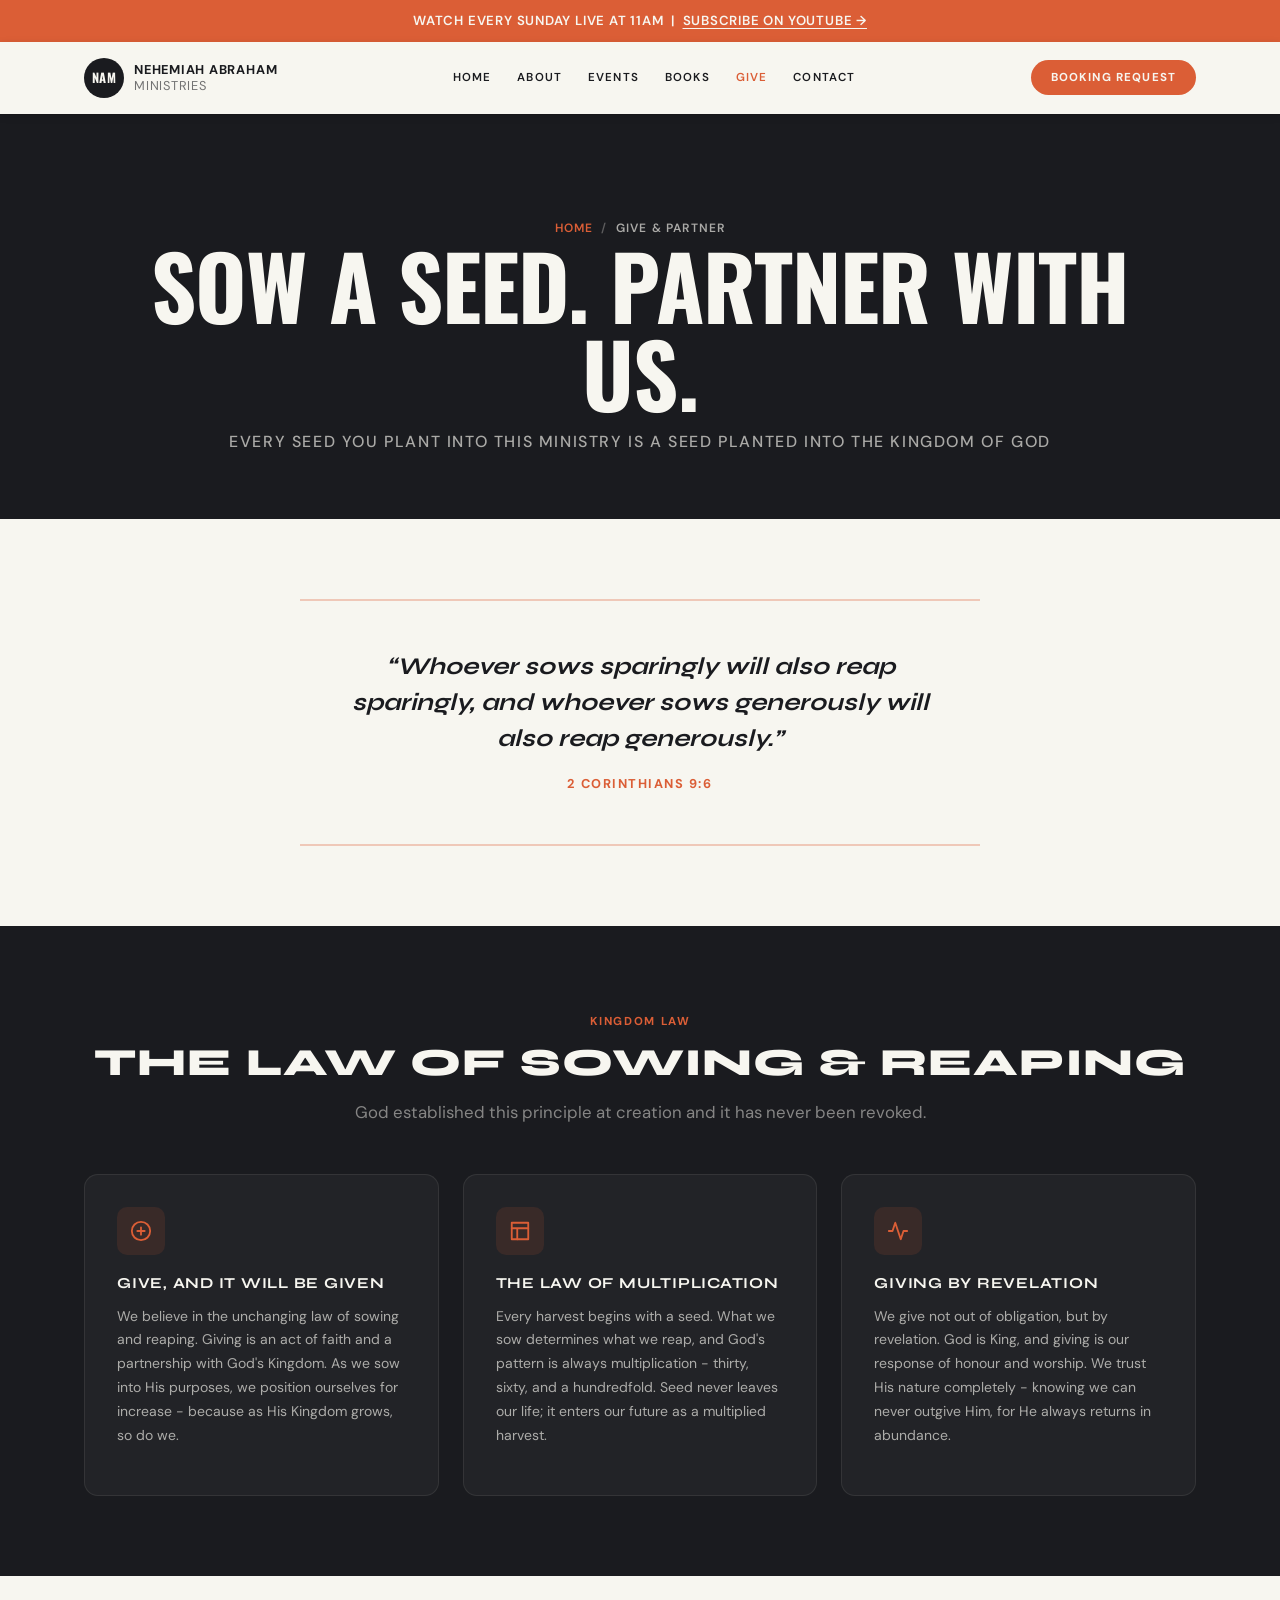
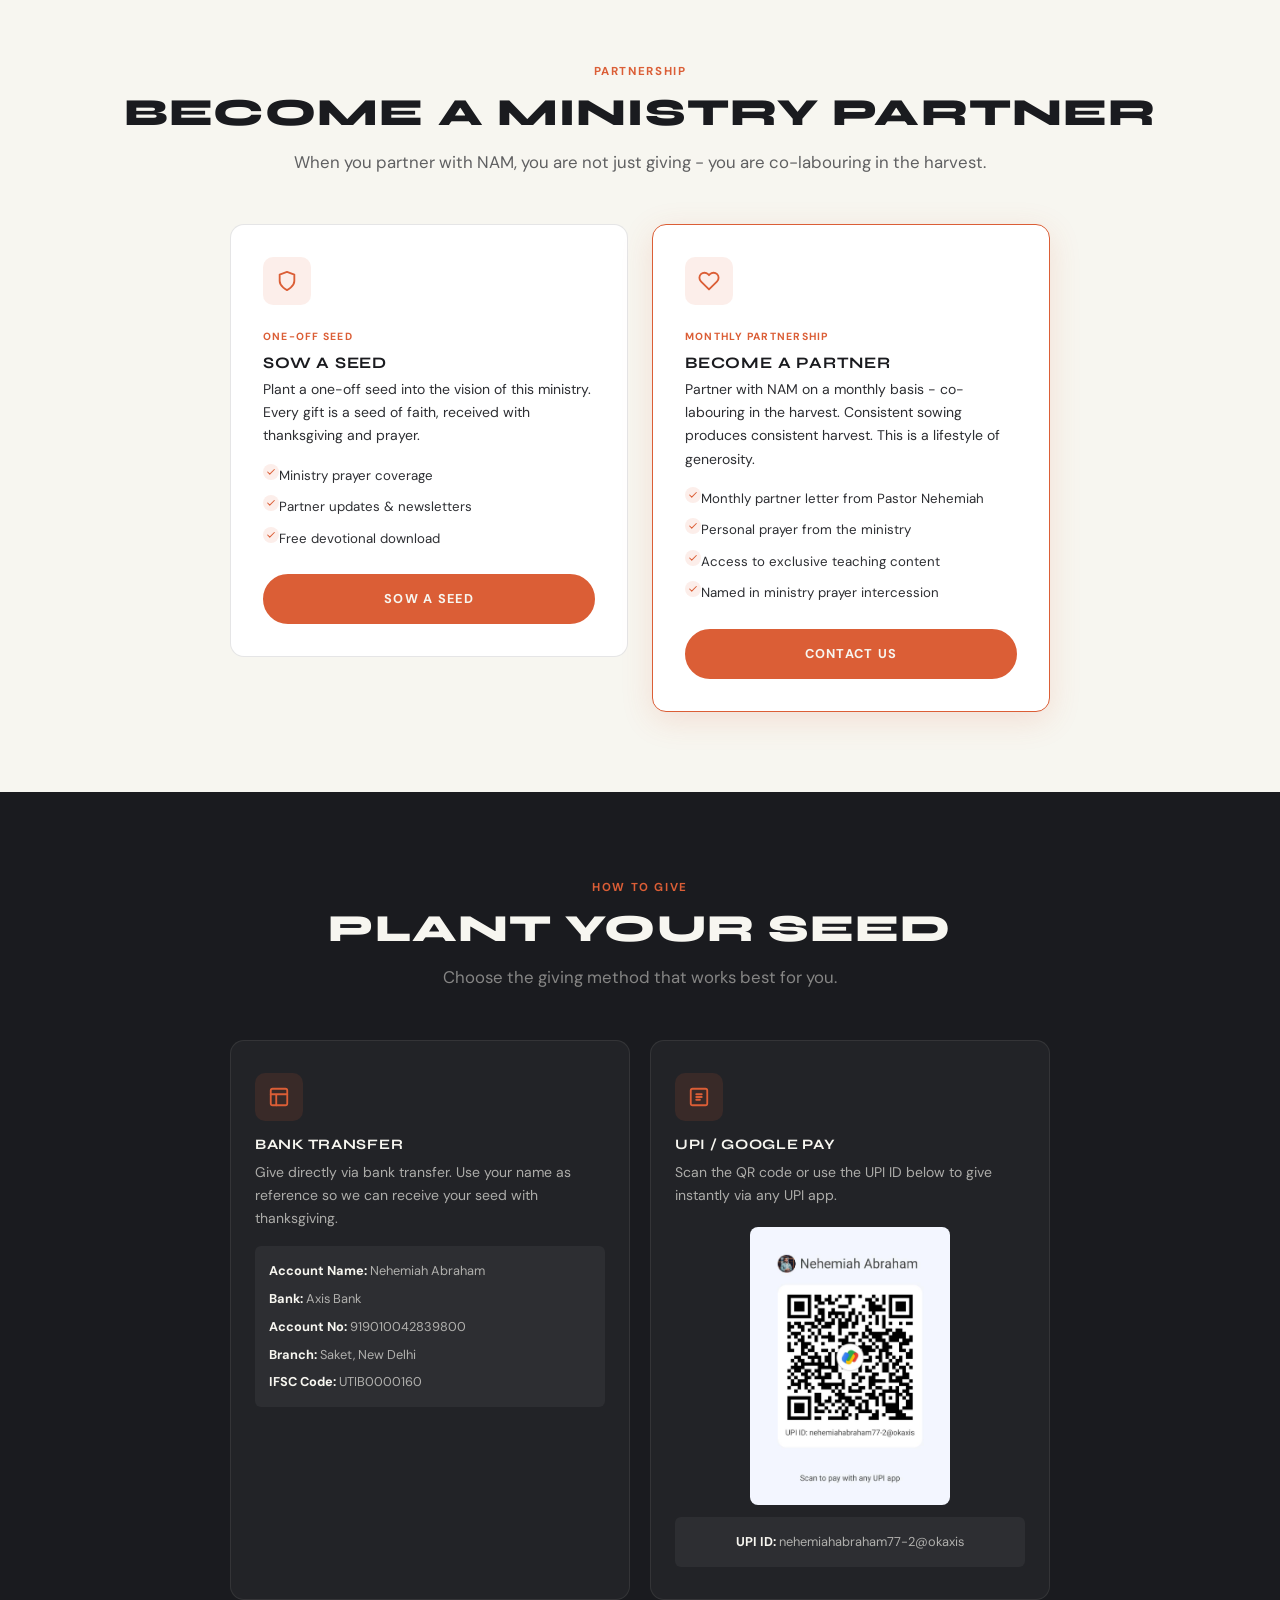
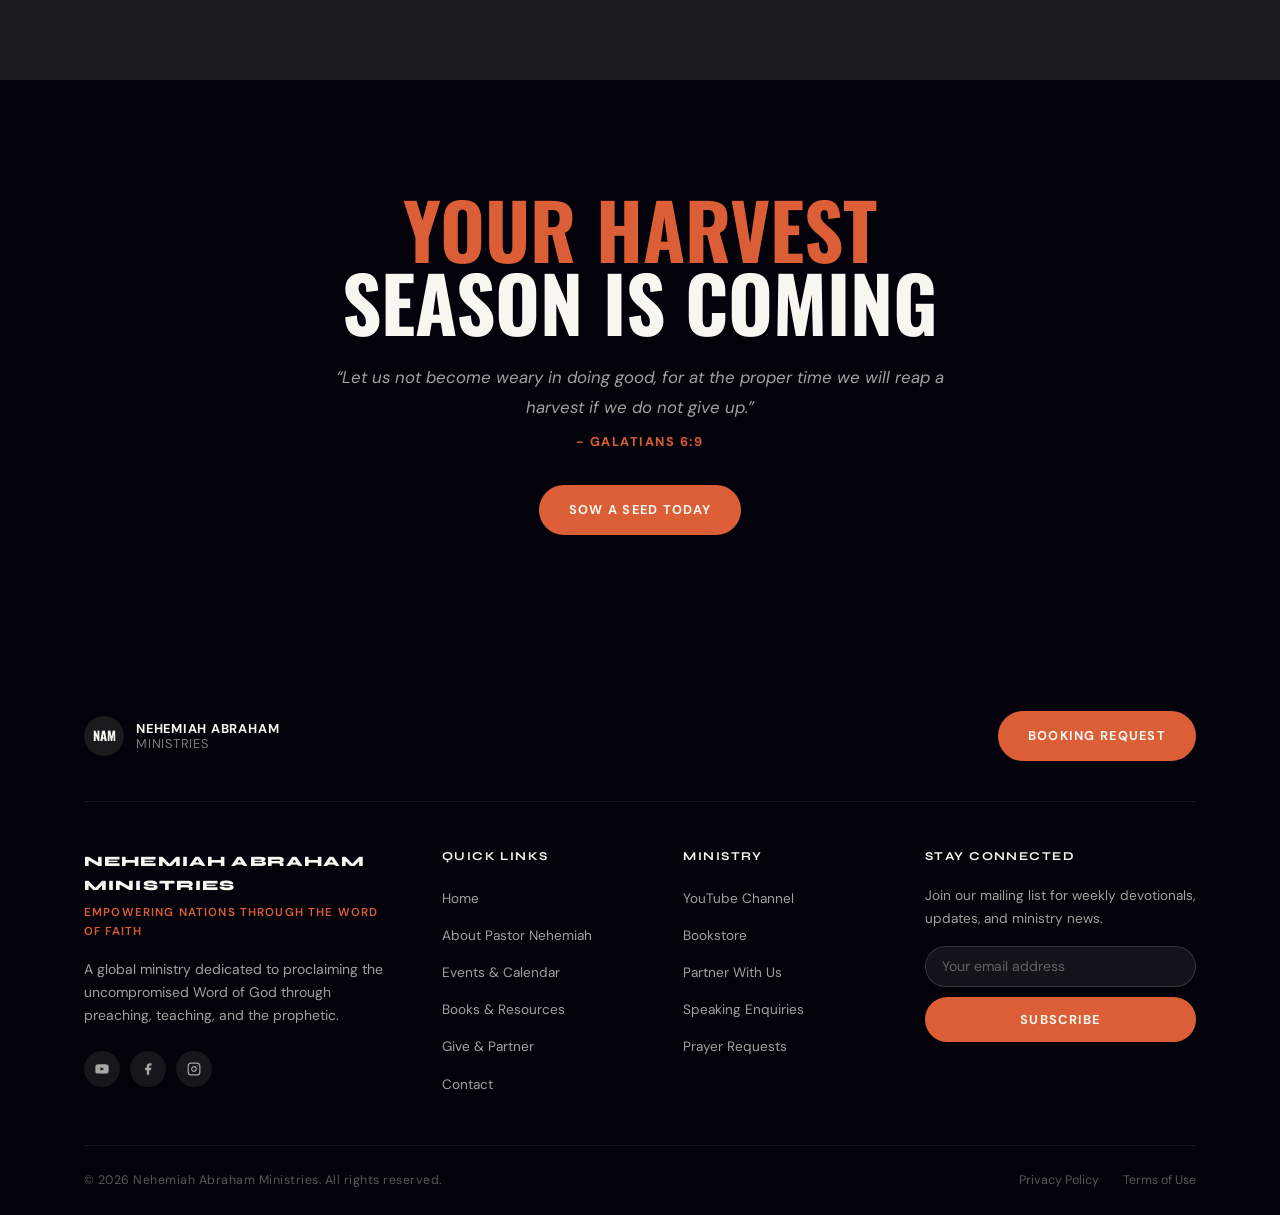
<file: give.html>
<!DOCTYPE html>
<html lang="en">
<head>
  <meta charset="UTF-8" />
  <meta name="viewport" content="width=device-width, initial-scale=1.0" />
  <title>Give &amp; Partner - Nehemiah Abraham Ministries</title>
  <meta name="description" content="Sow into Nehemiah Abraham Ministries and partner with us in faith. Every seed planted into good ground carries a God-given promise of harvest." />
  <link rel="preconnect" href="https://fonts.googleapis.com" />
  <link rel="preconnect" href="https://fonts.gstatic.com" crossorigin />
  <link href="https://fonts.googleapis.com/css2?family=Oswald:wght@400;700&family=Syne:wght@700;800&family=DM+Sans:opsz,wght@9..40,400;9..40,500;9..40,600;9..40,700&display=swap" rel="stylesheet" />
  <link rel="stylesheet" href="css/style.css" />
</head>
<body>

  <a class="skip-link" href="#main">Skip to main content</a>

  <div class="notice-banner">
    <span class="banner-desktop">Watch every Sunday LIVE at 11AM &nbsp;|&nbsp; <a href="https://www.youtube.com/@PastorNehemiahAbraham" target="_blank" rel="noopener">Subscribe on YouTube &rarr;</a></span><span class="banner-mobile"><a href="https://www.youtube.com/@PastorNehemiahAbraham" target="_blank" rel="noopener">Live Every Sunday at 11AM - Subscribe</a></span>
  </div>

  <header class="navbar">
    <div class="container">
      <div class="navbar__inner">
        <a href="index.html" class="navbar__brand">
          <div class="navbar__brand-icon">NAM</div>
          <div class="navbar__brand-name">Nehemiah Abraham<span>Ministries</span></div>
        </a>
        <nav class="navbar__nav" id="nav-menu" aria-label="Main navigation">
          <a href="index.html">Home</a>
          <a href="about.html">About</a>
          <a href="events.html">Events</a>
          <a href="store.html">Books</a>
          <a href="give.html" aria-current="page">Give</a>
          <a href="contact.html">Contact</a>
        </nav>
        <a href="booking.html" class="navbar__cta">Booking Request</a>
        <button class="navbar__hamburger" id="hamburger" aria-label="Toggle menu" aria-expanded="false">
          <span></span><span></span><span></span>
        </button>
      </div>
    </div>
  </header>

  <main id="main">

    <section class="page-hero">
      <div class="container">
        <div class="breadcrumb">
          <a href="index.html">Home</a>
          <span class="breadcrumb-sep">/</span>
          <span>Give &amp; Partner</span>
        </div>
        <h1>Sow a Seed. Partner With Us.</h1>
        <p>Every seed you plant into this ministry is a seed planted into the Kingdom of God</p>
      </div>
    </section>

    <!-- Scripture Pull -->
    <section class="section section--cream">
      <div class="container">
        <div class="scripture-pull">
          <blockquote>&ldquo;Whoever sows sparingly will also reap sparingly, and whoever sows generously will also reap generously.&rdquo;</blockquote>
          <cite>2 Corinthians 9:6</cite>
        </div>
      </div>
    </section>

    <!-- Principles -->
    <section class="section section--dark">
      <div class="container">
        <div class="section__header">
          <span class="label-tag">Kingdom Law</span>
          <h2 style="color:var(--cream);">The Law of Sowing &amp; Reaping</h2>
          <p style="color:var(--muted);">God established this principle at creation and it has never been revoked.</p>
        </div>
        <div class="principles-grid">

          <div class="principle-card">
            <div class="principle-card__icon">
              <svg viewBox="0 0 24 24" aria-hidden="true"><path d="M12 2a10 10 0 100 20A10 10 0 0012 2z"/><path d="M12 8v8M8 12h8"/></svg>
            </div>
            <h3>Give, and It Will Be Given</h3>
            <p>We believe in the unchanging law of sowing and reaping. Giving is an act of faith and a partnership with God's Kingdom. As we sow into His purposes, we position ourselves for increase - because as His Kingdom grows, so do we.</p>
          </div>

          <div class="principle-card">
            <div class="principle-card__icon">
              <svg viewBox="0 0 24 24" aria-hidden="true"><path d="M3 3h18v18H3z" rx="2"/><path d="M3 9h18M9 21V9"/></svg>
            </div>
            <h3>The Law of Multiplication</h3>
            <p>Every harvest begins with a seed. What we sow determines what we reap, and God's pattern is always multiplication - thirty, sixty, and a hundredfold. Seed never leaves our life; it enters our future as a multiplied harvest.</p>
          </div>

          <div class="principle-card">
            <div class="principle-card__icon">
              <svg viewBox="0 0 24 24" aria-hidden="true"><polyline points="22 12 18 12 15 21 9 3 6 12 2 12"/></svg>
            </div>
            <h3>Giving by Revelation</h3>
            <p>We give not out of obligation, but by revelation. God is King, and giving is our response of honour and worship. We trust His nature completely - knowing we can never outgive Him, for He always returns in abundance.</p>
          </div>

        </div>
      </div>
    </section>

    <!-- Partnership Tiers -->
    <section class="section section--cream">
      <div class="container">
        <div class="section__header">
          <span class="label-tag">Partnership</span>
          <h2 style="color:var(--dark);">Become a Ministry Partner</h2>
          <p style="color:var(--body-text);">When you partner with NAM, you are not just giving - you are co-labouring in the harvest.</p>
        </div>
        <div class="partner-grid partner-grid--two">

          <div class="partner-card">
            <div class="partner-card__icon">
              <svg viewBox="0 0 24 24" aria-hidden="true"><path d="M12 22s8-4 8-10V5l-8-3-8 3v7c0 6 8 10 8 10z"/></svg>
            </div>
            <span class="partner-card__label">One-Off Seed</span>
            <h3>Sow a Seed</h3>
            <p>Plant a one-off seed into the vision of this ministry. Every gift is a seed of faith, received with thanksgiving and prayer.</p>
            <ul class="partner-benefits">
              <li>Ministry prayer coverage</li>
              <li>Partner updates &amp; newsletters</li>
              <li>Free devotional download</li>
            </ul>
            <a href="#how-to-give" class="btn btn--orange" style="width:100%;justify-content:center;margin-top:1.5rem;">Sow a Seed</a>
          </div>

          <div class="partner-card partner-card--featured">
            <div class="partner-card__icon">
              <svg viewBox="0 0 24 24" aria-hidden="true"><path d="M20.84 4.61a5.5 5.5 0 00-7.78 0L12 5.67l-1.06-1.06a5.5 5.5 0 00-7.78 7.78l1.06 1.06L12 21.23l7.78-7.78 1.06-1.06a5.5 5.5 0 000-7.78z"/></svg>
            </div>
            <span class="partner-card__label">Monthly Partnership</span>
            <h3>Become a Partner</h3>
            <p>Partner with NAM on a monthly basis - co-labouring in the harvest. Consistent sowing produces consistent harvest. This is a lifestyle of generosity.</p>
            <ul class="partner-benefits">
              <li>Monthly partner letter from Pastor Nehemiah</li>
              <li>Personal prayer from the ministry</li>
              <li>Access to exclusive teaching content</li>
              <li>Named in ministry prayer intercession</li>
            </ul>
            <a href="contact.html" class="btn btn--orange" style="width:100%;justify-content:center;margin-top:1.5rem;">Contact Us</a>
          </div>

        </div>
      </div>
    </section>

    <!-- Ways to Give -->
    <section id="how-to-give" class="section section--dark">
      <div class="container">
        <div class="section__header">
          <span class="label-tag">How to Give</span>
          <h2 style="color:var(--cream);">Plant Your Seed</h2>
          <p style="color:var(--muted);">Choose the giving method that works best for you.</p>
        </div>
        <div class="give-methods give-methods--two">

          <div class="give-method">
            <div class="give-method__icon">
              <svg viewBox="0 0 24 24" aria-hidden="true"><rect x="3" y="3" width="18" height="18" rx="2"/><path d="M3 9h18M9 21V9"/></svg>
            </div>
            <h3>Bank Transfer</h3>
            <p>Give directly via bank transfer. Use your name as reference so we can receive your seed with thanksgiving.</p>
            <div class="bank-details">
              <div><strong>Account Name:</strong> Nehemiah Abraham</div>
              <div><strong>Bank:</strong> Axis Bank</div>
              <div><strong>Account No:</strong> 919010042839800</div>
              <div><strong>Branch:</strong> Saket, New Delhi</div>
              <div><strong>IFSC Code:</strong> UTIB0000160</div>
            </div>
          </div>

          <div class="give-method">
            <div class="give-method__icon">
              <svg viewBox="0 0 24 24" aria-hidden="true"><rect x="3" y="3" width="18" height="18" rx="2"/><path d="M9 9h6M9 12h6M9 15h4"/></svg>
            </div>
            <h3>UPI / Google Pay</h3>
            <p>Scan the QR code or use the UPI ID below to give instantly via any UPI app.</p>
            <img src="images/upi-qr.jpg" alt="UPI QR Code - Nehemiah Abraham" style="display:block;width:200px;margin:1.25rem auto 0.75rem;border-radius:8px;" />
            <div class="bank-details" style="margin-top:0.5rem;text-align:center;">
              <div><strong>UPI ID:</strong> nehemiahabraham77-2@okaxis</div>
            </div>
          </div>

        </div>
      </div>
    </section>


    <!-- Closing CTA -->
    <section class="section section--black">
      <div class="container">
        <div class="partner-cta" style="text-align:center;">
          <div class="partner-cta__heading" style="margin-bottom:1.5rem;">
            <div class="line-orange">Your Harvest</div>
            <div style="color:var(--cream);">Season Is Coming</div>
          </div>
          <blockquote style="max-width:620px;margin:0 auto 2rem;font-size:1.05rem;font-style:italic;color:var(--muted);line-height:1.8;">
            &ldquo;Let us not become weary in doing good, for at the proper time we will reap a harvest if we do not give up.&rdquo;
            <cite style="display:block;margin-top:0.5rem;font-style:normal;font-size:0.8rem;font-weight:700;text-transform:uppercase;letter-spacing:0.12em;color:var(--orange);">- Galatians 6:9</cite>
          </blockquote>
          <a href="#how-to-give" class="btn btn--orange">Sow a Seed Today</a>
        </div>
      </div>
    </section>

  </main>

  <footer class="footer">
    <div class="container">
      <div class="footer__top-bar">
        <div class="footer__brand-logo">
          <div class="footer__brand-logo-icon">NAM</div>
          <div class="footer__brand-logo-name">Nehemiah Abraham<span>Ministries</span></div>
        </div>
        <a href="booking.html" class="btn btn--orange">Booking Request</a>
      </div>
      <div class="footer__grid">
        <div class="footer__col">
          <p class="footer__brand-name">Nehemiah Abraham Ministries</p>
          <p class="footer__brand-sub">Empowering Nations Through the Word of Faith</p>
          <p class="footer__tagline">A global ministry dedicated to proclaiming the uncompromised Word of God through preaching, teaching, and the prophetic.</p>
          <div class="footer__social">
            <a href="https://www.youtube.com/@PastorNehemiahAbraham" target="_blank" rel="noopener" class="footer__social-link" aria-label="YouTube"><svg width="16" height="16" viewBox="0 0 24 24" fill="currentColor" aria-hidden="true"><path d="M21.8 8s-.2-1.4-.8-2c-.8-.8-1.7-.8-2.1-.9C16.2 5 12 5 12 5s-4.2 0-6.9.1c-.4.1-1.3.1-2.1.9C2.4 6.6 2.2 8 2.2 8S2 9.6 2 11.2v1.5C2 14.3 2.2 16 2.2 16s.2 1.4.8 2c.8.8 1.8.8 2.3.9C6.8 19 12 19 12 19s4.2 0 6.9-.2c.4-.1 1.3-.1 2.1-.9.6-.6.8-2 .8-2S22 14.3 22 12.7v-1.5C22 9.6 21.8 8 21.8 8zM9.7 14.5v-5l5.7 2.5-5.7 2.5z"/></svg></a>
            <a href="#" class="footer__social-link" aria-label="Facebook"><svg width="14" height="14" viewBox="0 0 24 24" fill="currentColor" aria-hidden="true"><path d="M18 2h-3a5 5 0 00-5 5v3H7v4h3v8h4v-8h3l1-4h-4V7a1 1 0 011-1h3z"/></svg></a>
            <a href="#" class="footer__social-link" aria-label="Instagram"><svg width="14" height="14" viewBox="0 0 24 24" fill="none" stroke="currentColor" stroke-width="2" stroke-linecap="round" stroke-linejoin="round" aria-hidden="true"><rect x="2" y="2" width="20" height="20" rx="5" ry="5"/><path d="M16 11.37A4 4 0 1112.63 8 4 4 0 0116 11.37z"/><line x1="17.5" y1="6.5" x2="17.51" y2="6.5"/></svg></a>
          </div>
        </div>
        <div class="footer__col">
          <h4>Quick Links</h4>
          <ul class="footer__links">
            <li><a href="index.html">Home</a></li>
            <li><a href="about.html">About Pastor Nehemiah</a></li>
            <li><a href="events.html">Events &amp; Calendar</a></li>
            <li><a href="store.html">Books &amp; Resources</a></li>
            <li><a href="give.html">Give &amp; Partner</a></li>
            <li><a href="contact.html">Contact</a></li>
          </ul>
        </div>
        <div class="footer__col">
          <h4>Ministry</h4>
          <ul class="footer__links">
            <li><a href="https://www.youtube.com/@PastorNehemiahAbraham" target="_blank" rel="noopener">YouTube Channel</a></li>
            <li><a href="store.html">Bookstore</a></li>
            <li><a href="give.html">Partner With Us</a></li>
            <li><a href="contact.html">Speaking Enquiries</a></li>
            <li><a href="give.html">Prayer Requests</a></li>
          </ul>
        </div>
        <div class="footer__col">
          <h4>Stay Connected</h4>
          <form action="#" onsubmit="return false" class="footer__newsletter-form">
            <p>Join our mailing list for weekly devotionals, updates, and ministry news.</p>
            <input type="email" placeholder="Your email address" aria-label="Email address" autocomplete="email" />
            <button type="submit" class="btn btn--orange">Subscribe</button>
          </form>
        </div>
      </div>
      <div class="footer__bottom">
        <p class="footer__copyright">&copy; 2026 Nehemiah Abraham Ministries. All rights reserved.</p>
        <div class="footer__bottom-links"><a href="#">Privacy Policy</a><a href="#">Terms of Use</a></div>
      </div>
    </div>
  </footer>

  <script>
    const hamburger = document.getElementById('hamburger');
    const navMenu = document.getElementById('nav-menu');
    hamburger.addEventListener('click', function() {
      const isOpen = navMenu.classList.toggle('is-open');
      hamburger.setAttribute('aria-expanded', isOpen);
    });
  </script>
</body>
</html>
</file>
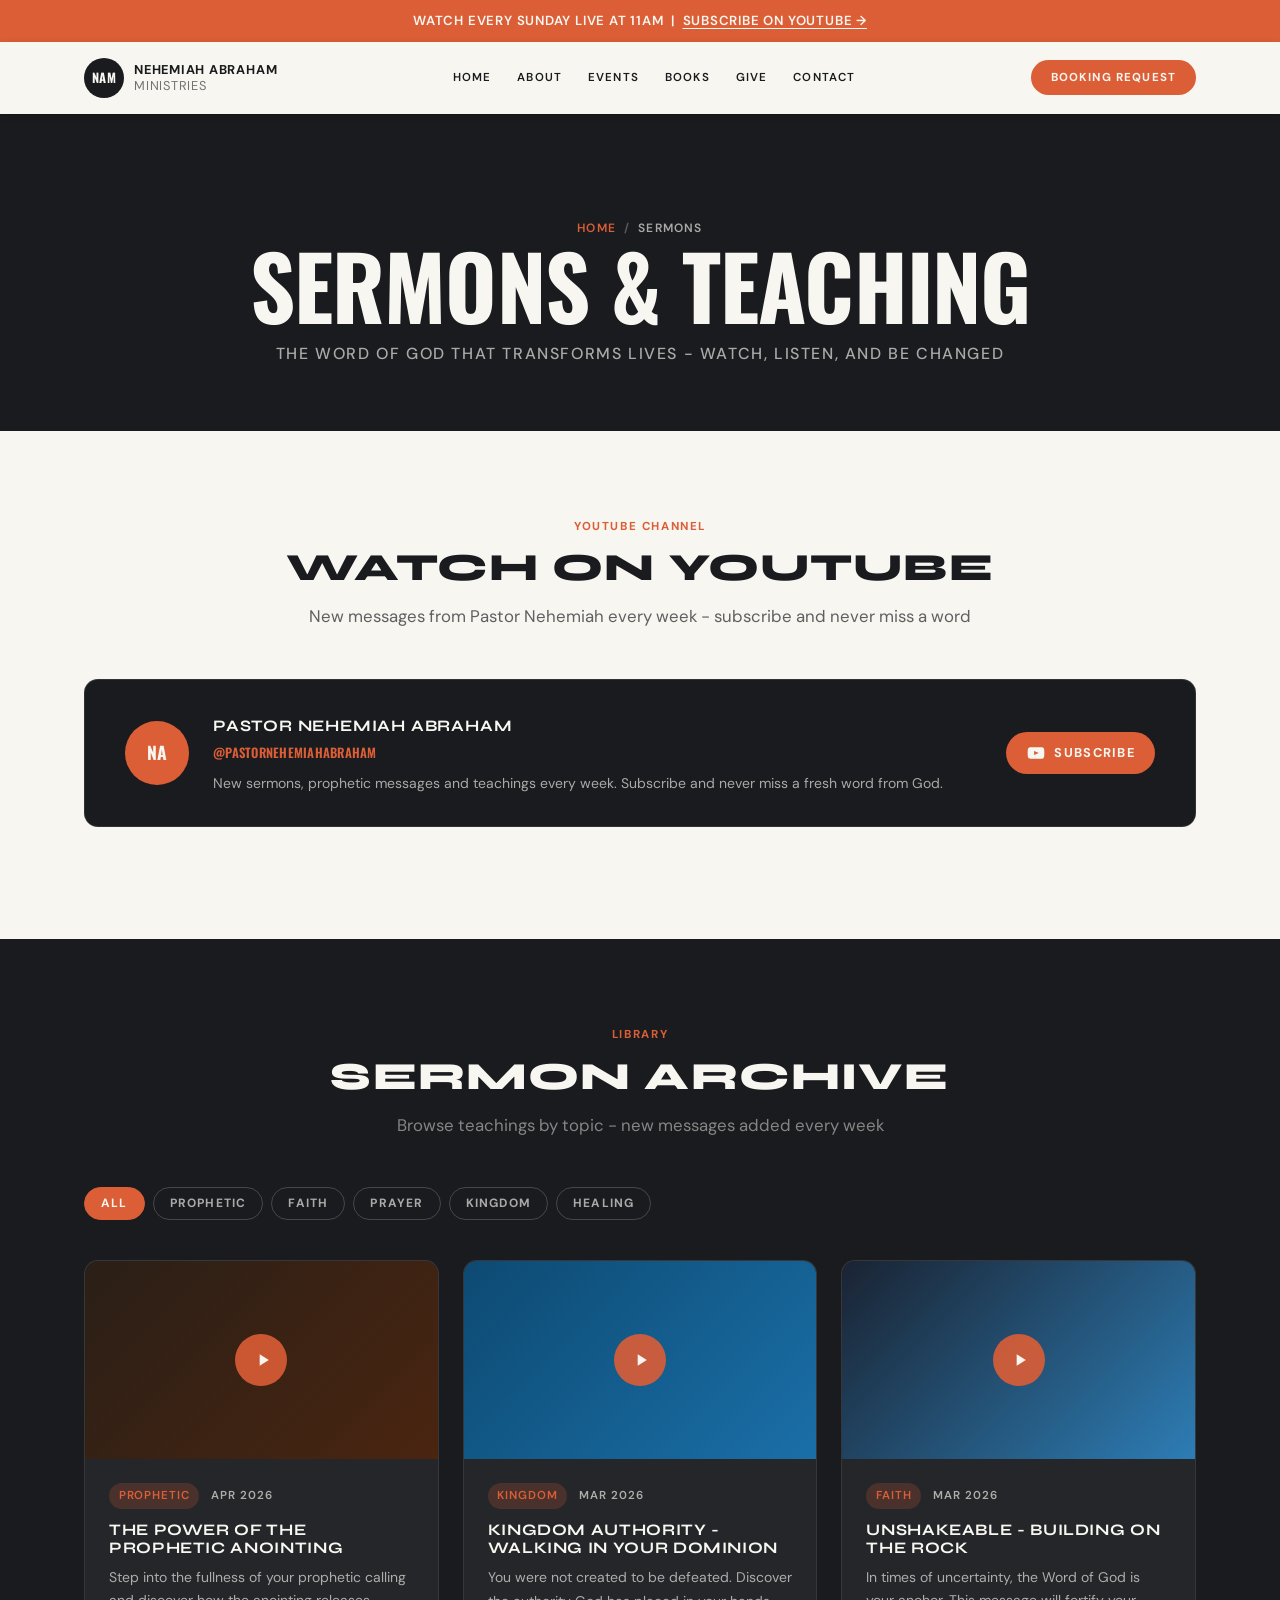
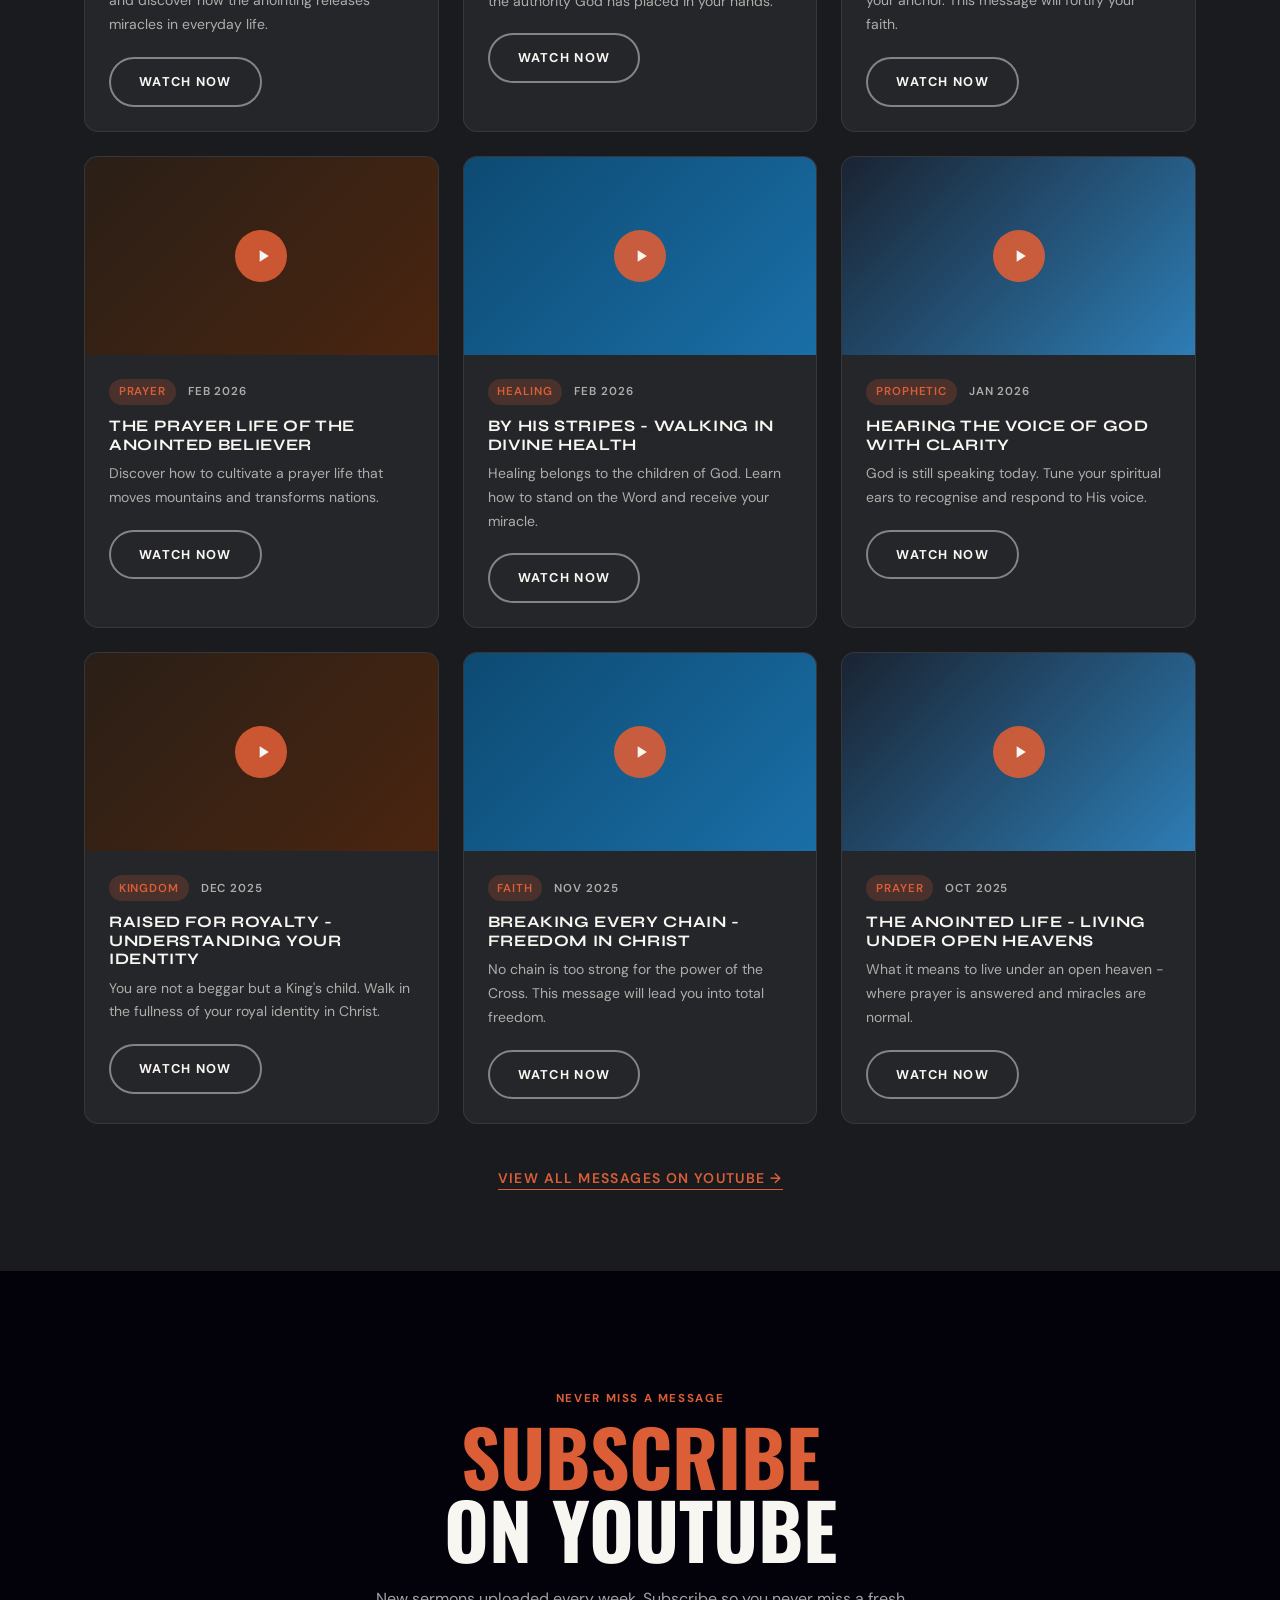
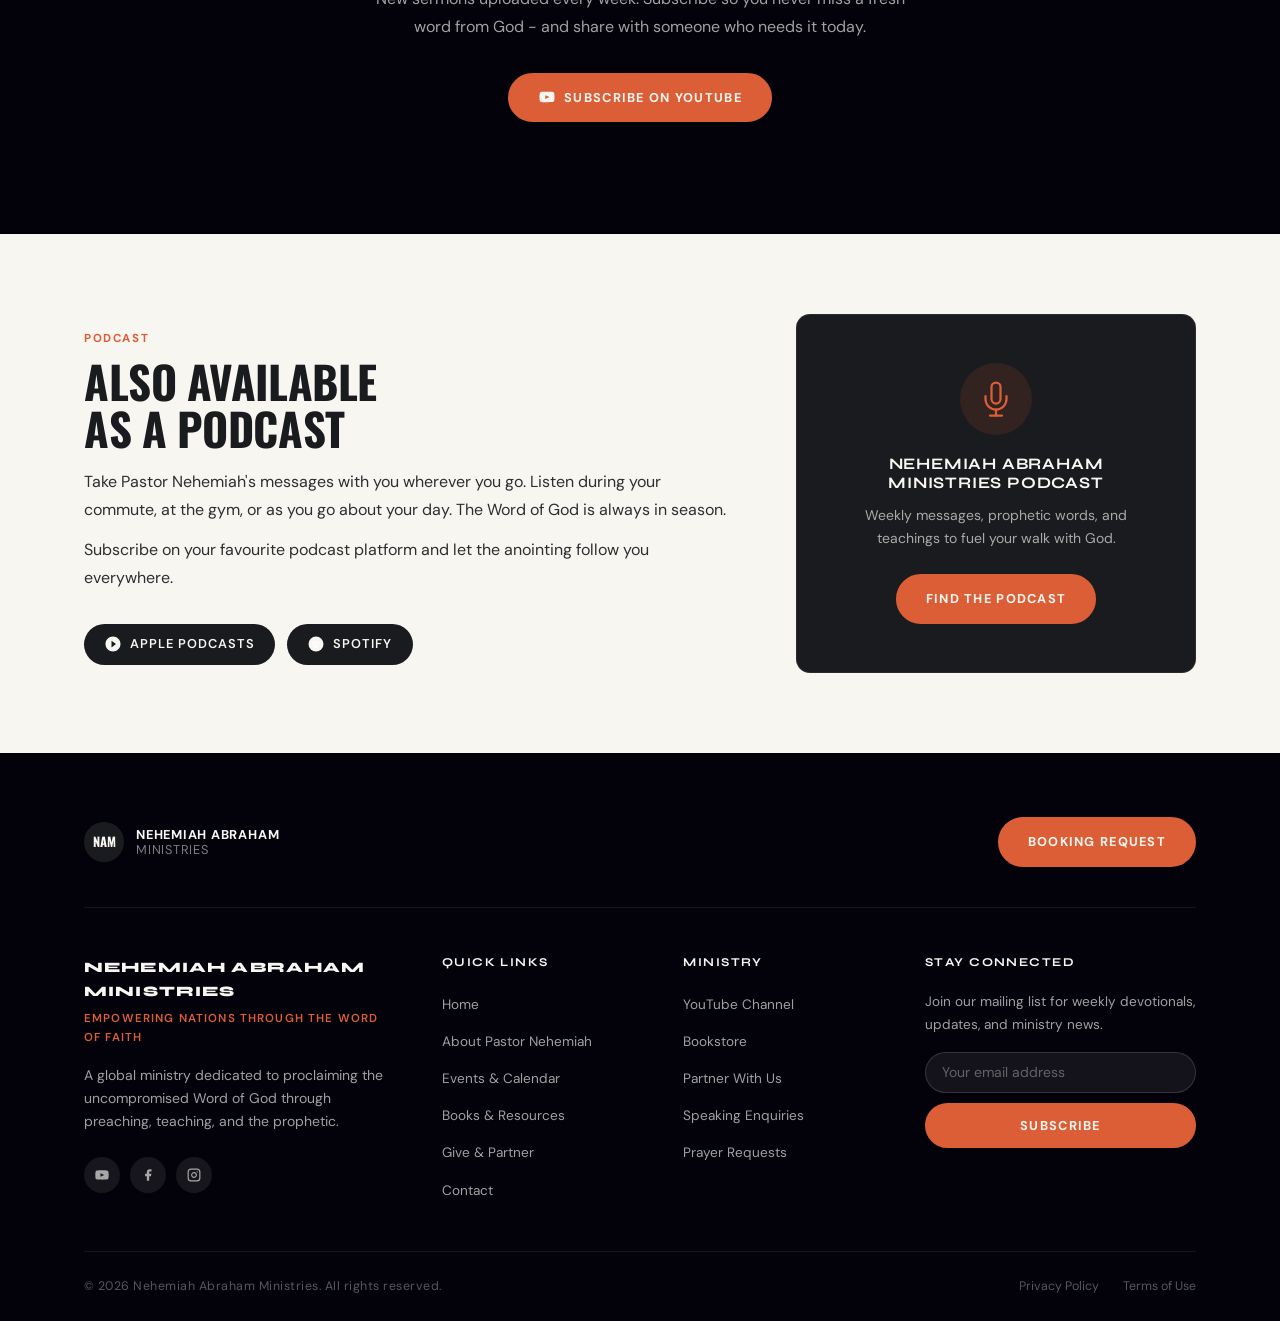
<file: sermons.html>
<!DOCTYPE html>
<html lang="en">
<head>
  <meta charset="UTF-8" />
  <meta name="viewport" content="width=device-width, initial-scale=1.0" />
  <meta name="description" content="Watch sermons and teachings by Pastor Nehemiah Abraham. New messages every week on YouTube." />
  <title>Sermons &amp; Teaching - Nehemiah Abraham Ministries</title>
  <link rel="preconnect" href="https://fonts.googleapis.com" />
  <link rel="preconnect" href="https://fonts.gstatic.com" crossorigin />
  <link href="https://fonts.googleapis.com/css2?family=Oswald:wght@400;700&family=Syne:wght@700;800&family=DM+Sans:opsz,wght@9..40,400;9..40,500;9..40,600;9..40,700&display=swap" rel="stylesheet" />
  <link rel="stylesheet" href="css/style.css" />
</head>
<body>

  <a class="skip-link" href="#main">Skip to main content</a>

  <!-- ===== NOTICE BANNER ===== -->
  <div class="notice-banner">
    <span class="banner-desktop">Watch every Sunday LIVE at 11AM &nbsp;|&nbsp; <a href="https://www.youtube.com/@PastorNehemiahAbraham" target="_blank" rel="noopener">Subscribe on YouTube &rarr;</a></span><span class="banner-mobile"><a href="https://www.youtube.com/@PastorNehemiahAbraham" target="_blank" rel="noopener">Live Every Sunday at 11AM - Subscribe</a></span>
  </div>

  <!-- ===== NAVBAR ===== -->
  <header class="navbar">
    <div class="container">
      <div class="navbar__inner">
        <a href="index.html" class="navbar__brand">
          <div class="navbar__brand-icon">NAM</div>
          <div class="navbar__brand-name">
            Nehemiah Abraham
            <span>Ministries</span>
          </div>
        </a>
        <nav class="navbar__nav" id="nav-menu" aria-label="Main navigation">
          <a href="index.html">Home</a>
          <a href="about.html">About</a>
          <a href="events.html">Events</a>
          <a href="store.html">Books</a>
          <a href="give.html">Give</a>
          <a href="contact.html">Contact</a>
        </nav>
        <a href="booking.html" class="navbar__cta">Booking Request</a>
        <button class="navbar__hamburger" id="hamburger" aria-label="Toggle menu" aria-expanded="false">
          <span></span><span></span><span></span>
        </button>
      </div>
    </div>
  </header>

  <main id="main">

    <!-- ===== PAGE HERO ===== -->
    <section class="page-hero">
      <div class="container">
        <div class="breadcrumb">
          <a href="index.html">Home</a>
          <span class="breadcrumb-sep">/</span>
          <span>Sermons</span>
        </div>
        <h1>Sermons &amp; Teaching</h1>
        <p>The Word of God that transforms lives - watch, listen, and be changed</p>
      </div>
    </section>

    <!-- ===== YOUTUBE CHANNEL CARD ===== -->
    <section class="section section--cream">
      <div class="container">

        <div class="section__header">
          <span class="label-tag">YouTube Channel</span>
          <h2 style="color:var(--dark);">Watch on YouTube</h2>
          <p style="color:var(--body-text);">New messages from Pastor Nehemiah every week - subscribe and never miss a word</p>
        </div>

        <a href="https://www.youtube.com/@PastorNehemiahAbraham" target="_blank" rel="noopener" class="yt-channel-card">
          <div class="yt-channel-card__avatar">NA</div>
          <div class="yt-channel-card__info">
            <div class="yt-channel-card__name">Pastor Nehemiah Abraham</div>
            <div class="yt-channel-card__handle">@PastorNehemiahAbraham</div>
            <div class="yt-channel-card__desc">New sermons, prophetic messages and teachings every week. Subscribe and never miss a fresh word from God.</div>
          </div>
          <div class="yt-channel-card__cta">
            <svg width="20" height="20" viewBox="0 0 24 24" fill="currentColor" aria-hidden="true"><path d="M21.8 8s-.2-1.4-.8-2c-.8-.8-1.7-.8-2.1-.9C16.2 5 12 5 12 5s-4.2 0-6.9.1c-.4.1-1.3.1-2.1.9C2.4 6.6 2.2 8 2.2 8S2 9.6 2 11.2v1.5C2 14.3 2.2 16 2.2 16s.2 1.4.8 2c.8.8 1.8.8 2.3.9C6.8 19 12 19 12 19s4.2 0 6.9-.2c.4-.1 1.3-.1 2.1-.9.6-.6.8-2 .8-2S22 14.3 22 12.7v-1.5C22 9.6 21.8 8 21.8 8zM9.7 14.5v-5l5.7 2.5-5.7 2.5z"/></svg>
            Subscribe
          </div>
        </a>

      </div>
    </section>

    <!-- ===== SERMON LIBRARY ===== -->
    <section class="section section--dark">
      <div class="container">

        <div class="section__header">
          <span class="label-tag">Library</span>
          <h2 style="color:var(--cream);">Sermon Archive</h2>
          <p style="color:var(--muted);">Browse teachings by topic - new messages added every week</p>
        </div>

        <!-- Filter Bar -->
        <div class="filter-bar" role="group" aria-label="Filter sermons by category">
          <button class="filter-btn filter-btn--active">All</button>
          <button class="filter-btn">Prophetic</button>
          <button class="filter-btn">Faith</button>
          <button class="filter-btn">Prayer</button>
          <button class="filter-btn">Kingdom</button>
          <button class="filter-btn">Healing</button>
        </div>

        <!-- Sermon Cards -->
        <div class="sermons-grid">

          <div class="sermon-card">
            <div class="sermon-card__thumb">
              <div class="sermon-card__play"><svg viewBox="0 0 24 24" fill="currentColor"><path d="M8 5v14l11-7z"/></svg></div>
            </div>
            <div class="sermon-card__body">
              <div class="sermon-card__meta">
                <span class="sermon-card__tag">Prophetic</span>
                <span>Apr 2026</span>
              </div>
              <h3>The Power of the Prophetic Anointing</h3>
              <p>Step into the fullness of your prophetic calling and discover how the anointing releases miracles in everyday life.</p>
              <a href="https://www.youtube.com/@PastorNehemiahAbraham" target="_blank" rel="noopener" class="btn btn--outline">Watch Now</a>
            </div>
          </div>

          <div class="sermon-card">
            <div class="sermon-card__thumb sermon-card__thumb--2">
              <div class="sermon-card__play"><svg viewBox="0 0 24 24" fill="currentColor"><path d="M8 5v14l11-7z"/></svg></div>
            </div>
            <div class="sermon-card__body">
              <div class="sermon-card__meta">
                <span class="sermon-card__tag">Kingdom</span>
                <span>Mar 2026</span>
              </div>
              <h3>Kingdom Authority - Walking in Your Dominion</h3>
              <p>You were not created to be defeated. Discover the authority God has placed in your hands.</p>
              <a href="https://www.youtube.com/@PastorNehemiahAbraham" target="_blank" rel="noopener" class="btn btn--outline">Watch Now</a>
            </div>
          </div>

          <div class="sermon-card">
            <div class="sermon-card__thumb sermon-card__thumb--3">
              <div class="sermon-card__play"><svg viewBox="0 0 24 24" fill="currentColor"><path d="M8 5v14l11-7z"/></svg></div>
            </div>
            <div class="sermon-card__body">
              <div class="sermon-card__meta">
                <span class="sermon-card__tag">Faith</span>
                <span>Mar 2026</span>
              </div>
              <h3>Unshakeable - Building on the Rock</h3>
              <p>In times of uncertainty, the Word of God is your anchor. This message will fortify your faith.</p>
              <a href="https://www.youtube.com/@PastorNehemiahAbraham" target="_blank" rel="noopener" class="btn btn--outline">Watch Now</a>
            </div>
          </div>

          <div class="sermon-card">
            <div class="sermon-card__thumb">
              <div class="sermon-card__play"><svg viewBox="0 0 24 24" fill="currentColor"><path d="M8 5v14l11-7z"/></svg></div>
            </div>
            <div class="sermon-card__body">
              <div class="sermon-card__meta">
                <span class="sermon-card__tag">Prayer</span>
                <span>Feb 2026</span>
              </div>
              <h3>The Prayer Life of the Anointed Believer</h3>
              <p>Discover how to cultivate a prayer life that moves mountains and transforms nations.</p>
              <a href="https://www.youtube.com/@PastorNehemiahAbraham" target="_blank" rel="noopener" class="btn btn--outline">Watch Now</a>
            </div>
          </div>

          <div class="sermon-card">
            <div class="sermon-card__thumb sermon-card__thumb--2">
              <div class="sermon-card__play"><svg viewBox="0 0 24 24" fill="currentColor"><path d="M8 5v14l11-7z"/></svg></div>
            </div>
            <div class="sermon-card__body">
              <div class="sermon-card__meta">
                <span class="sermon-card__tag">Healing</span>
                <span>Feb 2026</span>
              </div>
              <h3>By His Stripes - Walking in Divine Health</h3>
              <p>Healing belongs to the children of God. Learn how to stand on the Word and receive your miracle.</p>
              <a href="https://www.youtube.com/@PastorNehemiahAbraham" target="_blank" rel="noopener" class="btn btn--outline">Watch Now</a>
            </div>
          </div>

          <div class="sermon-card">
            <div class="sermon-card__thumb sermon-card__thumb--3">
              <div class="sermon-card__play"><svg viewBox="0 0 24 24" fill="currentColor"><path d="M8 5v14l11-7z"/></svg></div>
            </div>
            <div class="sermon-card__body">
              <div class="sermon-card__meta">
                <span class="sermon-card__tag">Prophetic</span>
                <span>Jan 2026</span>
              </div>
              <h3>Hearing the Voice of God With Clarity</h3>
              <p>God is still speaking today. Tune your spiritual ears to recognise and respond to His voice.</p>
              <a href="https://www.youtube.com/@PastorNehemiahAbraham" target="_blank" rel="noopener" class="btn btn--outline">Watch Now</a>
            </div>
          </div>

          <div class="sermon-card">
            <div class="sermon-card__thumb">
              <div class="sermon-card__play"><svg viewBox="0 0 24 24" fill="currentColor"><path d="M8 5v14l11-7z"/></svg></div>
            </div>
            <div class="sermon-card__body">
              <div class="sermon-card__meta">
                <span class="sermon-card__tag">Kingdom</span>
                <span>Dec 2025</span>
              </div>
              <h3>Raised for Royalty - Understanding Your Identity</h3>
              <p>You are not a beggar but a King's child. Walk in the fullness of your royal identity in Christ.</p>
              <a href="https://www.youtube.com/@PastorNehemiahAbraham" target="_blank" rel="noopener" class="btn btn--outline">Watch Now</a>
            </div>
          </div>

          <div class="sermon-card">
            <div class="sermon-card__thumb sermon-card__thumb--2">
              <div class="sermon-card__play"><svg viewBox="0 0 24 24" fill="currentColor"><path d="M8 5v14l11-7z"/></svg></div>
            </div>
            <div class="sermon-card__body">
              <div class="sermon-card__meta">
                <span class="sermon-card__tag">Faith</span>
                <span>Nov 2025</span>
              </div>
              <h3>Breaking Every Chain - Freedom in Christ</h3>
              <p>No chain is too strong for the power of the Cross. This message will lead you into total freedom.</p>
              <a href="https://www.youtube.com/@PastorNehemiahAbraham" target="_blank" rel="noopener" class="btn btn--outline">Watch Now</a>
            </div>
          </div>

          <div class="sermon-card">
            <div class="sermon-card__thumb sermon-card__thumb--3">
              <div class="sermon-card__play"><svg viewBox="0 0 24 24" fill="currentColor"><path d="M8 5v14l11-7z"/></svg></div>
            </div>
            <div class="sermon-card__body">
              <div class="sermon-card__meta">
                <span class="sermon-card__tag">Prayer</span>
                <span>Oct 2025</span>
              </div>
              <h3>The Anointed Life - Living Under Open Heavens</h3>
              <p>What it means to live under an open heaven - where prayer is answered and miracles are normal.</p>
              <a href="https://www.youtube.com/@PastorNehemiahAbraham" target="_blank" rel="noopener" class="btn btn--outline">Watch Now</a>
            </div>
          </div>

        </div>

        <div class="section__cta-link">
          <a href="https://www.youtube.com/@PastorNehemiahAbraham" target="_blank" rel="noopener">View All Messages on YouTube &rarr;</a>
        </div>

      </div>
    </section>

    <!-- ===== SUBSCRIBE CTA ===== -->
    <section class="section section--black">
      <div class="container">
        <div class="partner-cta" style="text-align:center;">
          <span class="label-tag">Never Miss a Message</span>
          <div class="partner-cta__heading" style="margin-bottom:1.25rem;">
            <div class="line-orange">Subscribe</div>
            <div style="color:var(--cream);">on YouTube</div>
          </div>
          <p style="color:var(--muted);max-width:540px;margin:0 auto 2rem;font-size:1rem;line-height:1.75;">New sermons uploaded every week. Subscribe so you never miss a fresh word from God - and share with someone who needs it today.</p>
          <a href="https://www.youtube.com/@PastorNehemiahAbraham" target="_blank" rel="noopener" class="btn btn--orange">
            <svg width="18" height="18" viewBox="0 0 24 24" fill="currentColor" aria-hidden="true"><path d="M21.8 8s-.2-1.4-.8-2c-.8-.8-1.7-.8-2.1-.9C16.2 5 12 5 12 5s-4.2 0-6.9.1c-.4.1-1.3.1-2.1.9C2.4 6.6 2.2 8 2.2 8S2 9.6 2 11.2v1.5C2 14.3 2.2 16 2.2 16s.2 1.4.8 2c.8.8 1.8.8 2.3.9C6.8 19 12 19 12 19s4.2 0 6.9-.2c.4-.1 1.3-.1 2.1-.9.6-.6.8-2 .8-2S22 14.3 22 12.7v-1.5C22 9.6 21.8 8 21.8 8zM9.7 14.5v-5l5.7 2.5-5.7 2.5z"/></svg>
            Subscribe on YouTube
          </a>
        </div>
      </div>
    </section>

    <!-- ===== PODCAST ===== -->
    <section class="section section--cream">
      <div class="container">
        <div class="podcast-layout">

          <div class="podcast-text">
            <span class="label-tag">Podcast</span>
            <h2 style="color:var(--dark);font-family:var(--font-display);font-size:clamp(1.75rem,3.5vw,3rem);text-transform:uppercase;letter-spacing:-0.01em;line-height:1.05;margin-bottom:1rem;">Also Available<br>as a Podcast</h2>
            <p style="color:var(--body-text);margin-bottom:0.75rem;line-height:1.75;">Take Pastor Nehemiah's messages with you wherever you go. Listen during your commute, at the gym, or as you go about your day. The Word of God is always in season.</p>
            <p style="color:var(--body-text);margin-bottom:2rem;line-height:1.75;">Subscribe on your favourite podcast platform and let the anointing follow you everywhere.</p>
            <div class="podcast-badges">
              <a href="#" class="podcast-badge" aria-label="Listen on Apple Podcasts">
                <svg width="18" height="18" viewBox="0 0 24 24" fill="currentColor" aria-hidden="true"><path d="M12 2C6.48 2 2 6.48 2 12s4.48 10 10 10 10-4.48 10-10S17.52 2 12 2zm-2 14.5v-9l6 4.5-6 4.5z"/></svg>
                Apple Podcasts
              </a>
              <a href="#" class="podcast-badge" aria-label="Listen on Spotify">
                <svg width="18" height="18" viewBox="0 0 24 24" fill="currentColor" aria-hidden="true"><circle cx="12" cy="12" r="10"/><path d="M8 13.5c2.5-1 5.5-.8 7.5.5M7 10.5c3-1.2 7-1 9.5.7M8.5 16.5c2-0.8 4.5-.6 6 .5" stroke="white" stroke-width="1.5" stroke-linecap="round" fill="none"/></svg>
                Spotify
              </a>
            </div>
          </div>

          <div class="podcast-card">
            <div class="podcast-card__icon">
              <svg width="36" height="36" viewBox="0 0 24 24" fill="none" stroke="var(--orange)" stroke-width="1.5" stroke-linecap="round" stroke-linejoin="round" aria-hidden="true"><path d="M12 1a3 3 0 00-3 3v8a3 3 0 006 0V4a3 3 0 00-3-3z"/><path d="M19 10v2a7 7 0 01-14 0v-2"/><line x1="12" y1="19" x2="12" y2="23"/><line x1="8" y1="23" x2="16" y2="23"/></svg>
            </div>
            <h3>Nehemiah Abraham Ministries Podcast</h3>
            <p>Weekly messages, prophetic words, and teachings to fuel your walk with God.</p>
            <a href="#" class="btn btn--orange" style="margin-top:0.5rem;">Find the Podcast</a>
          </div>

        </div>
      </div>
    </section>

  </main>

  <!-- ===== FOOTER ===== -->
  <footer class="footer">
    <div class="container">

      <div class="footer__top-bar">
        <div class="footer__brand-logo">
          <div class="footer__brand-logo-icon">NAM</div>
          <div class="footer__brand-logo-name">
            Nehemiah Abraham
            <span>Ministries</span>
          </div>
        </div>
        <a href="booking.html" class="btn btn--orange">Booking Request</a>
      </div>

      <div class="footer__grid">

        <div class="footer__col">
          <p class="footer__brand-name">Nehemiah Abraham Ministries</p>
          <p class="footer__brand-sub">Empowering Nations Through the Word of Faith</p>
          <p class="footer__tagline">A global ministry dedicated to proclaiming the uncompromised Word of God through preaching, teaching, and the prophetic.</p>
          <div class="footer__social">
            <a href="https://www.youtube.com/@PastorNehemiahAbraham" target="_blank" rel="noopener" class="footer__social-link" aria-label="YouTube">
              <svg width="16" height="16" viewBox="0 0 24 24" fill="currentColor" aria-hidden="true"><path d="M21.8 8s-.2-1.4-.8-2c-.8-.8-1.7-.8-2.1-.9C16.2 5 12 5 12 5s-4.2 0-6.9.1c-.4.1-1.3.1-2.1.9C2.4 6.6 2.2 8 2.2 8S2 9.6 2 11.2v1.5C2 14.3 2.2 16 2.2 16s.2 1.4.8 2c.8.8 1.8.8 2.3.9C6.8 19 12 19 12 19s4.2 0 6.9-.2c.4-.1 1.3-.1 2.1-.9.6-.6.8-2 .8-2S22 14.3 22 12.7v-1.5C22 9.6 21.8 8 21.8 8zM9.7 14.5v-5l5.7 2.5-5.7 2.5z"/></svg>
            </a>
            <a href="#" class="footer__social-link" aria-label="Facebook">
              <svg width="14" height="14" viewBox="0 0 24 24" fill="currentColor" aria-hidden="true"><path d="M18 2h-3a5 5 0 00-5 5v3H7v4h3v8h4v-8h3l1-4h-4V7a1 1 0 011-1h3z"/></svg>
            </a>
            <a href="#" class="footer__social-link" aria-label="Instagram">
              <svg width="14" height="14" viewBox="0 0 24 24" fill="none" stroke="currentColor" stroke-width="2" stroke-linecap="round" stroke-linejoin="round" aria-hidden="true"><rect x="2" y="2" width="20" height="20" rx="5" ry="5"/><path d="M16 11.37A4 4 0 1112.63 8 4 4 0 0116 11.37z"/><line x1="17.5" y1="6.5" x2="17.51" y2="6.5"/></svg>
            </a>
          </div>
        </div>

        <div class="footer__col">
          <h4>Quick Links</h4>
          <ul class="footer__links">
            <li><a href="index.html">Home</a></li>
            <li><a href="about.html">About Pastor Nehemiah</a></li>
            <li><a href="events.html">Events &amp; Calendar</a></li>
            <li><a href="store.html">Books &amp; Resources</a></li>
            <li><a href="give.html">Give &amp; Partner</a></li>
            <li><a href="contact.html">Contact</a></li>
          </ul>
        </div>

        <div class="footer__col">
          <h4>Ministry</h4>
          <ul class="footer__links">
            <li><a href="https://www.youtube.com/@PastorNehemiahAbraham" target="_blank" rel="noopener">YouTube Channel</a></li>
            <li><a href="store.html">Bookstore</a></li>
            <li><a href="give.html">Partner With Us</a></li>
            <li><a href="contact.html">Speaking Enquiries</a></li>
            <li><a href="give.html">Prayer Requests</a></li>
          </ul>
        </div>

        <div class="footer__col">
          <h4>Stay Connected</h4>
          <form action="#" onsubmit="return false" class="footer__newsletter-form">
            <p>Join our mailing list for weekly devotionals, updates, and ministry news.</p>
            <input type="email" placeholder="Your email address" aria-label="Email address" autocomplete="email" />
            <button type="submit" class="btn btn--orange">Subscribe</button>
          </form>
        </div>

      </div>

      <div class="footer__bottom">
        <p class="footer__copyright">&copy; 2026 Nehemiah Abraham Ministries. All rights reserved.</p>
        <div class="footer__bottom-links">
          <a href="#">Privacy Policy</a>
          <a href="#">Terms of Use</a>
        </div>
      </div>

    </div>
  </footer>

  <script>
    const hamburger = document.getElementById('hamburger');
    const navMenu = document.getElementById('nav-menu');
    hamburger.addEventListener('click', function() {
      const isOpen = navMenu.classList.toggle('is-open');
      hamburger.setAttribute('aria-expanded', isOpen);
    });

    // Filter buttons
    document.querySelectorAll('.filter-btn').forEach(btn => {
      btn.addEventListener('click', function() {
        document.querySelectorAll('.filter-btn').forEach(b => b.classList.remove('filter-btn--active'));
        this.classList.add('filter-btn--active');
      });
    });
  </script>

</body>
</html>
</file>
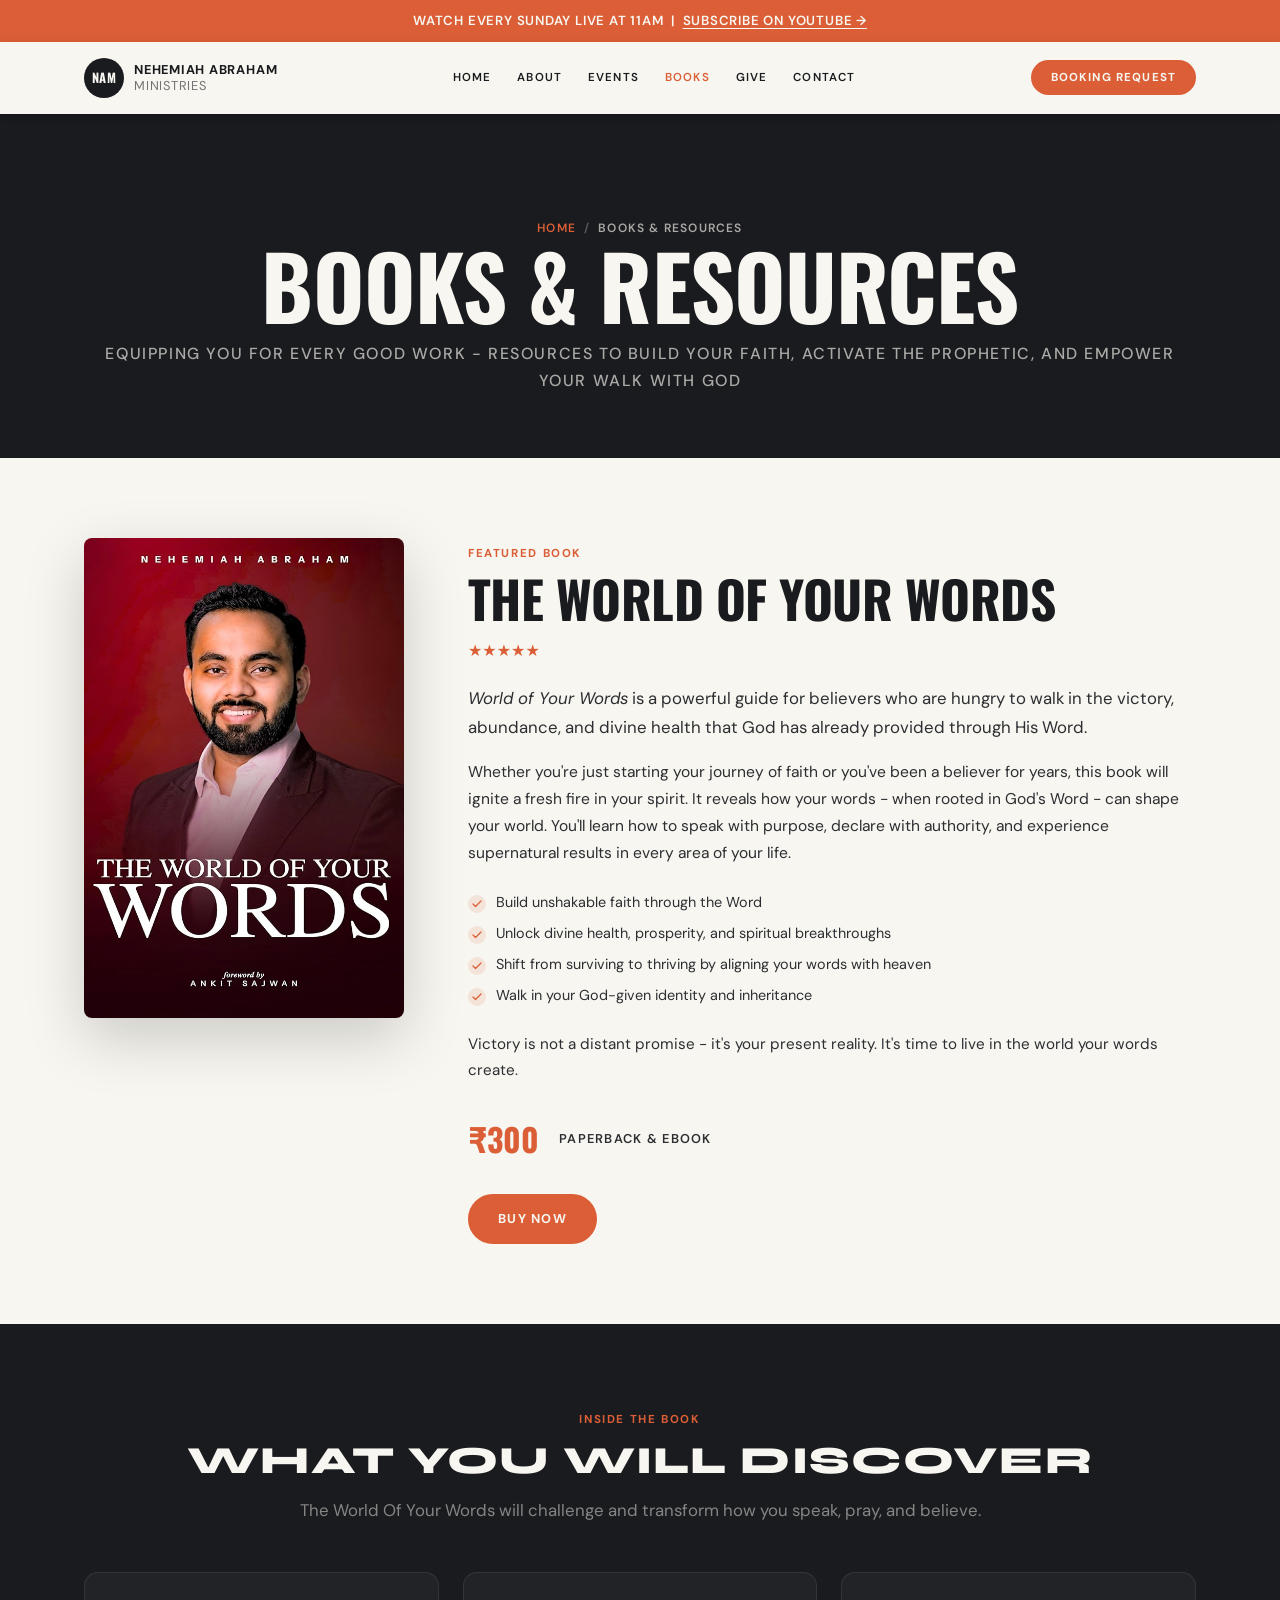
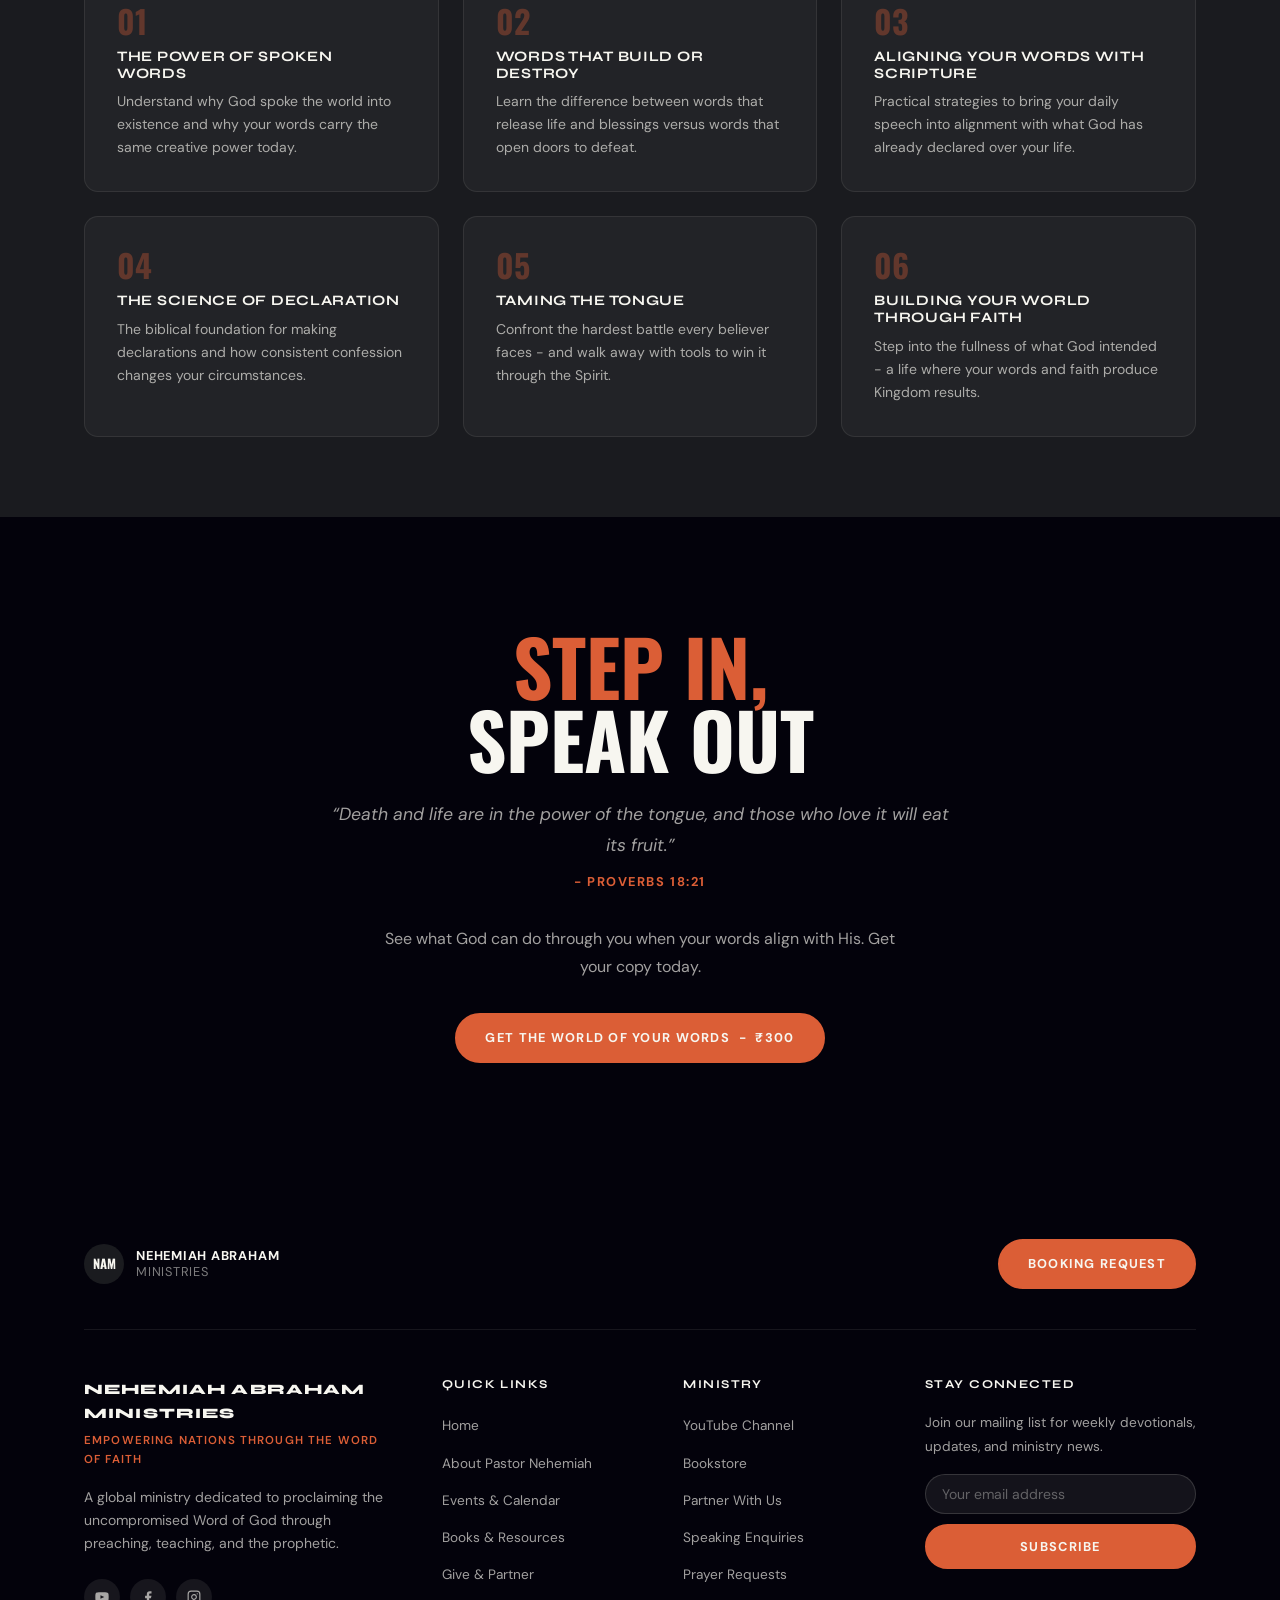
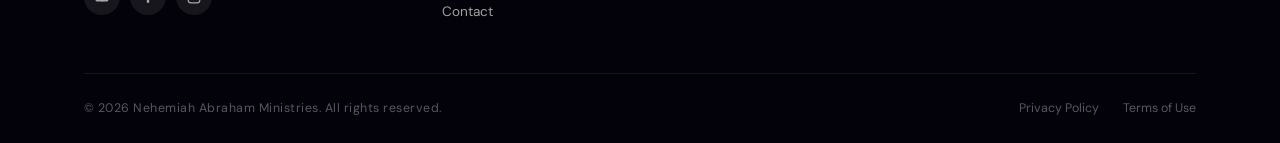
<file: store.html>
<!DOCTYPE html>
<html lang="en">
<head>
  <meta charset="UTF-8" />
  <meta name="viewport" content="width=device-width, initial-scale=1.0" />
  <title>Books &amp; Resources - Nehemiah Abraham Ministries</title>
  <meta name="description" content="Books and resources by Pastor Nehemiah Abraham to equip and empower your walk with God." />
  <link rel="preconnect" href="https://fonts.googleapis.com" />
  <link rel="preconnect" href="https://fonts.gstatic.com" crossorigin />
  <link href="https://fonts.googleapis.com/css2?family=Oswald:wght@400;700&family=Syne:wght@700;800&family=DM+Sans:opsz,wght@9..40,400;9..40,500;9..40,600;9..40,700&display=swap" rel="stylesheet" />
  <link rel="stylesheet" href="css/style.css" />
</head>
<body>

  <a class="skip-link" href="#main">Skip to main content</a>

  <!-- ===== NOTICE BANNER ===== -->
  <div class="notice-banner">
    <span class="banner-desktop">Watch every Sunday LIVE at 11AM &nbsp;|&nbsp; <a href="https://www.youtube.com/@PastorNehemiahAbraham" target="_blank" rel="noopener">Subscribe on YouTube &rarr;</a></span><span class="banner-mobile"><a href="https://www.youtube.com/@PastorNehemiahAbraham" target="_blank" rel="noopener">Live Every Sunday at 11AM - Subscribe</a></span>
  </div>

  <!-- ===== NAVBAR ===== -->
  <header class="navbar">
    <div class="container">
      <div class="navbar__inner">
        <a href="index.html" class="navbar__brand">
          <div class="navbar__brand-icon">NAM</div>
          <div class="navbar__brand-name">
            Nehemiah Abraham
            <span>Ministries</span>
          </div>
        </a>
        <nav class="navbar__nav" id="nav-menu" aria-label="Main navigation">
          <a href="index.html">Home</a>
          <a href="about.html">About</a>
          <a href="events.html">Events</a>
          <a href="store.html" aria-current="page">Books</a>
          <a href="give.html">Give</a>
          <a href="contact.html">Contact</a>
        </nav>
        <a href="booking.html" class="navbar__cta">Booking Request</a>
        <button class="navbar__hamburger" id="hamburger" aria-label="Toggle menu" aria-expanded="false">
          <span></span><span></span><span></span>
        </button>
      </div>
    </div>
  </header>

  <main id="main">

    <!-- ===== PAGE HERO ===== -->
    <section class="page-hero">
      <div class="container">
        <div class="breadcrumb">
          <a href="index.html">Home</a>
          <span class="breadcrumb-sep">/</span>
          <span>Books &amp; Resources</span>
        </div>
        <h1>Books &amp; Resources</h1>
        <p>Equipping you for every good work - resources to build your faith, activate the prophetic, and empower your walk with God</p>
      </div>
    </section>

    <!-- ===== FEATURED BOOK ===== -->
    <section class="section section--cream">
      <div class="container">
        <div class="store-book-layout">

          <!-- Cover -->
          <div class="store-book-cover">
            <img src="images/worldofyourwords.jpg" alt="The World Of Your Words - Nehemiah Abraham" width="320" height="480" loading="eager" />
          </div>

          <!-- Info -->
          <div class="store-book-info">
            <span class="label-tag">Featured Book</span>
            <h2 style="color:var(--dark);font-family:var(--font-display);font-size:clamp(2rem,4vw,3.25rem);text-transform:uppercase;letter-spacing:-0.01em;line-height:1;margin-bottom:0.75rem;">The World Of Your Words</h2>
            <div class="star-rating" style="color:var(--orange);margin-bottom:1.25rem;">&#9733;&#9733;&#9733;&#9733;&#9733;</div>

            <p style="font-size:1.05rem;color:var(--body-text);line-height:1.75;margin-bottom:1rem;">
              <em>World of Your Words</em> is a powerful guide for believers who are hungry to walk in the victory, abundance, and divine health that God has already provided through His Word.
            </p>
            <p style="font-size:0.975rem;color:var(--body-text);line-height:1.75;margin-bottom:1.5rem;">
              Whether you're just starting your journey of faith or you've been a believer for years, this book will ignite a fresh fire in your spirit. It reveals how your words - when rooted in God's Word - can shape your world. You'll learn how to speak with purpose, declare with authority, and experience supernatural results in every area of your life.
            </p>

            <ul class="store-book-bullets">
              <li>Build unshakable faith through the Word</li>
              <li>Unlock divine health, prosperity, and spiritual breakthroughs</li>
              <li>Shift from surviving to thriving by aligning your words with heaven</li>
              <li>Walk in your God-given identity and inheritance</li>
            </ul>

            <p style="font-size:0.95rem;color:var(--body-text);line-height:1.75;margin-bottom:1.75rem;">
              Victory is not a distant promise - it's your present reality. It's time to live in the world your words create.
            </p>

            <div style="display:flex;align-items:center;gap:1.25rem;margin-bottom:1.75rem;">
              <span class="book-price" style="font-family:var(--font-display);font-size:2rem;font-weight:700;color:var(--orange);">&#8377;300</span>
              <span style="font-size:0.8rem;font-weight:600;text-transform:uppercase;letter-spacing:0.1em;color:var(--body-text);">Paperback &amp; eBook</span>
            </div>

            <div style="display:flex;gap:1rem;flex-wrap:wrap;">
              <a href="https://razorpay.com/payment-link/plink_SVOV87KHdsoMOb?callback_url=https://empower-city.vercel.app/thankyou.html" target="_blank" rel="noopener" class="btn btn--orange">Buy Now</a>
            </div>
          </div>

        </div>
      </div>
    </section>

    <!-- ===== WHAT'S INSIDE ===== -->
    <section class="section section--dark">
      <div class="container">

        <div class="section__header">
          <span class="label-tag">Inside the Book</span>
          <h2 style="color:var(--cream);">What You Will Discover</h2>
          <p style="color:var(--muted);">The World Of Your Words will challenge and transform how you speak, pray, and believe.</p>
        </div>

        <div class="book-inside-grid">

          <div class="book-inside-card">
            <div class="book-inside-card__num">01</div>
            <h4>The Power of Spoken Words</h4>
            <p>Understand why God spoke the world into existence and why your words carry the same creative power today.</p>
          </div>

          <div class="book-inside-card">
            <div class="book-inside-card__num">02</div>
            <h4>Words That Build or Destroy</h4>
            <p>Learn the difference between words that release life and blessings versus words that open doors to defeat.</p>
          </div>

          <div class="book-inside-card">
            <div class="book-inside-card__num">03</div>
            <h4>Aligning Your Words with Scripture</h4>
            <p>Practical strategies to bring your daily speech into alignment with what God has already declared over your life.</p>
          </div>

          <div class="book-inside-card">
            <div class="book-inside-card__num">04</div>
            <h4>The Science of Declaration</h4>
            <p>The biblical foundation for making declarations and how consistent confession changes your circumstances.</p>
          </div>

          <div class="book-inside-card">
            <div class="book-inside-card__num">05</div>
            <h4>Taming the Tongue</h4>
            <p>Confront the hardest battle every believer faces - and walk away with tools to win it through the Spirit.</p>
          </div>

          <div class="book-inside-card">
            <div class="book-inside-card__num">06</div>
            <h4>Building Your World Through Faith</h4>
            <p>Step into the fullness of what God intended - a life where your words and faith produce Kingdom results.</p>
          </div>

        </div>

      </div>
    </section>

    <!-- ===== SCRIPTURE CTA ===== -->
    <section class="section section--black">
      <div class="container">
        <div class="partner-cta" style="text-align:center;">
          <div class="partner-cta__heading" style="margin-bottom:1.5rem;">
            <div class="line-orange">Step In,</div>
            <div style="color:var(--cream);">Speak Out</div>
          </div>
          <blockquote style="max-width:620px;margin:0 auto 2rem;font-size:1.1rem;font-style:italic;color:var(--muted);line-height:1.8;">
            &ldquo;Death and life are in the power of the tongue, and those who love it will eat its fruit.&rdquo;
            <cite style="display:block;margin-top:0.5rem;font-style:normal;font-size:0.8rem;font-weight:700;text-transform:uppercase;letter-spacing:0.12em;color:var(--orange);">- Proverbs 18:21</cite>
          </blockquote>
          <p style="color:var(--muted);max-width:540px;margin:0 auto 2rem;font-size:1rem;line-height:1.75;">See what God can do through you when your words align with His. Get your copy today.</p>
          <a href="https://razorpay.com/payment-link/plink_SVOV87KHdsoMOb?callback_url=https://empower-city.vercel.app/thankyou.html" target="_blank" rel="noopener" class="btn btn--orange">Get The World Of Your Words &nbsp;-&nbsp; &#8377;300</a>
        </div>
      </div>
    </section>

  </main>

  <!-- ===== FOOTER ===== -->
  <footer class="footer">
    <div class="container">

      <div class="footer__top-bar">
        <div class="footer__brand-logo">
          <div class="footer__brand-logo-icon">NAM</div>
          <div class="footer__brand-logo-name">
            Nehemiah Abraham
            <span>Ministries</span>
          </div>
        </div>
        <a href="booking.html" class="btn btn--orange">Booking Request</a>
      </div>

      <div class="footer__grid">

        <div class="footer__col">
          <p class="footer__brand-name">Nehemiah Abraham Ministries</p>
          <p class="footer__brand-sub">Empowering Nations Through the Word of Faith</p>
          <p class="footer__tagline">A global ministry dedicated to proclaiming the uncompromised Word of God through preaching, teaching, and the prophetic.</p>
          <div class="footer__social">
            <a href="https://www.youtube.com/@PastorNehemiahAbraham" target="_blank" rel="noopener" class="footer__social-link" aria-label="YouTube">
              <svg width="16" height="16" viewBox="0 0 24 24" fill="currentColor" aria-hidden="true"><path d="M21.8 8s-.2-1.4-.8-2c-.8-.8-1.7-.8-2.1-.9C16.2 5 12 5 12 5s-4.2 0-6.9.1c-.4.1-1.3.1-2.1.9C2.4 6.6 2.2 8 2.2 8S2 9.6 2 11.2v1.5C2 14.3 2.2 16 2.2 16s.2 1.4.8 2c.8.8 1.8.8 2.3.9C6.8 19 12 19 12 19s4.2 0 6.9-.2c.4-.1 1.3-.1 2.1-.9.6-.6.8-2 .8-2S22 14.3 22 12.7v-1.5C22 9.6 21.8 8 21.8 8zM9.7 14.5v-5l5.7 2.5-5.7 2.5z"/></svg>
            </a>
            <a href="#" class="footer__social-link" aria-label="Facebook">
              <svg width="14" height="14" viewBox="0 0 24 24" fill="currentColor" aria-hidden="true"><path d="M18 2h-3a5 5 0 00-5 5v3H7v4h3v8h4v-8h3l1-4h-4V7a1 1 0 011-1h3z"/></svg>
            </a>
            <a href="#" class="footer__social-link" aria-label="Instagram">
              <svg width="14" height="14" viewBox="0 0 24 24" fill="none" stroke="currentColor" stroke-width="2" stroke-linecap="round" stroke-linejoin="round" aria-hidden="true"><rect x="2" y="2" width="20" height="20" rx="5" ry="5"/><path d="M16 11.37A4 4 0 1112.63 8 4 4 0 0116 11.37z"/><line x1="17.5" y1="6.5" x2="17.51" y2="6.5"/></svg>
            </a>
          </div>
        </div>

        <div class="footer__col">
          <h4>Quick Links</h4>
          <ul class="footer__links">
            <li><a href="index.html">Home</a></li>
            <li><a href="about.html">About Pastor Nehemiah</a></li>
            <li><a href="events.html">Events &amp; Calendar</a></li>
            <li><a href="store.html">Books &amp; Resources</a></li>
            <li><a href="give.html">Give &amp; Partner</a></li>
            <li><a href="contact.html">Contact</a></li>
          </ul>
        </div>

        <div class="footer__col">
          <h4>Ministry</h4>
          <ul class="footer__links">
            <li><a href="https://www.youtube.com/@PastorNehemiahAbraham" target="_blank" rel="noopener">YouTube Channel</a></li>
            <li><a href="store.html">Bookstore</a></li>
            <li><a href="give.html">Partner With Us</a></li>
            <li><a href="contact.html">Speaking Enquiries</a></li>
            <li><a href="give.html">Prayer Requests</a></li>
          </ul>
        </div>

        <div class="footer__col">
          <h4>Stay Connected</h4>
          <form action="#" onsubmit="return false" class="footer__newsletter-form">
            <p>Join our mailing list for weekly devotionals, updates, and ministry news.</p>
            <input type="email" placeholder="Your email address" aria-label="Email address" autocomplete="email" />
            <button type="submit" class="btn btn--orange">Subscribe</button>
          </form>
        </div>

      </div>

      <div class="footer__bottom">
        <p class="footer__copyright">&copy; 2026 Nehemiah Abraham Ministries. All rights reserved.</p>
        <div class="footer__bottom-links">
          <a href="#">Privacy Policy</a>
          <a href="#">Terms of Use</a>
        </div>
      </div>

    </div>
  </footer>

  <script>
    const hamburger = document.getElementById('hamburger');
    const navMenu = document.getElementById('nav-menu');
    hamburger.addEventListener('click', function() {
      const isOpen = navMenu.classList.toggle('is-open');
      hamburger.setAttribute('aria-expanded', isOpen);
    });
  </script>

</body>
</html>
</file>
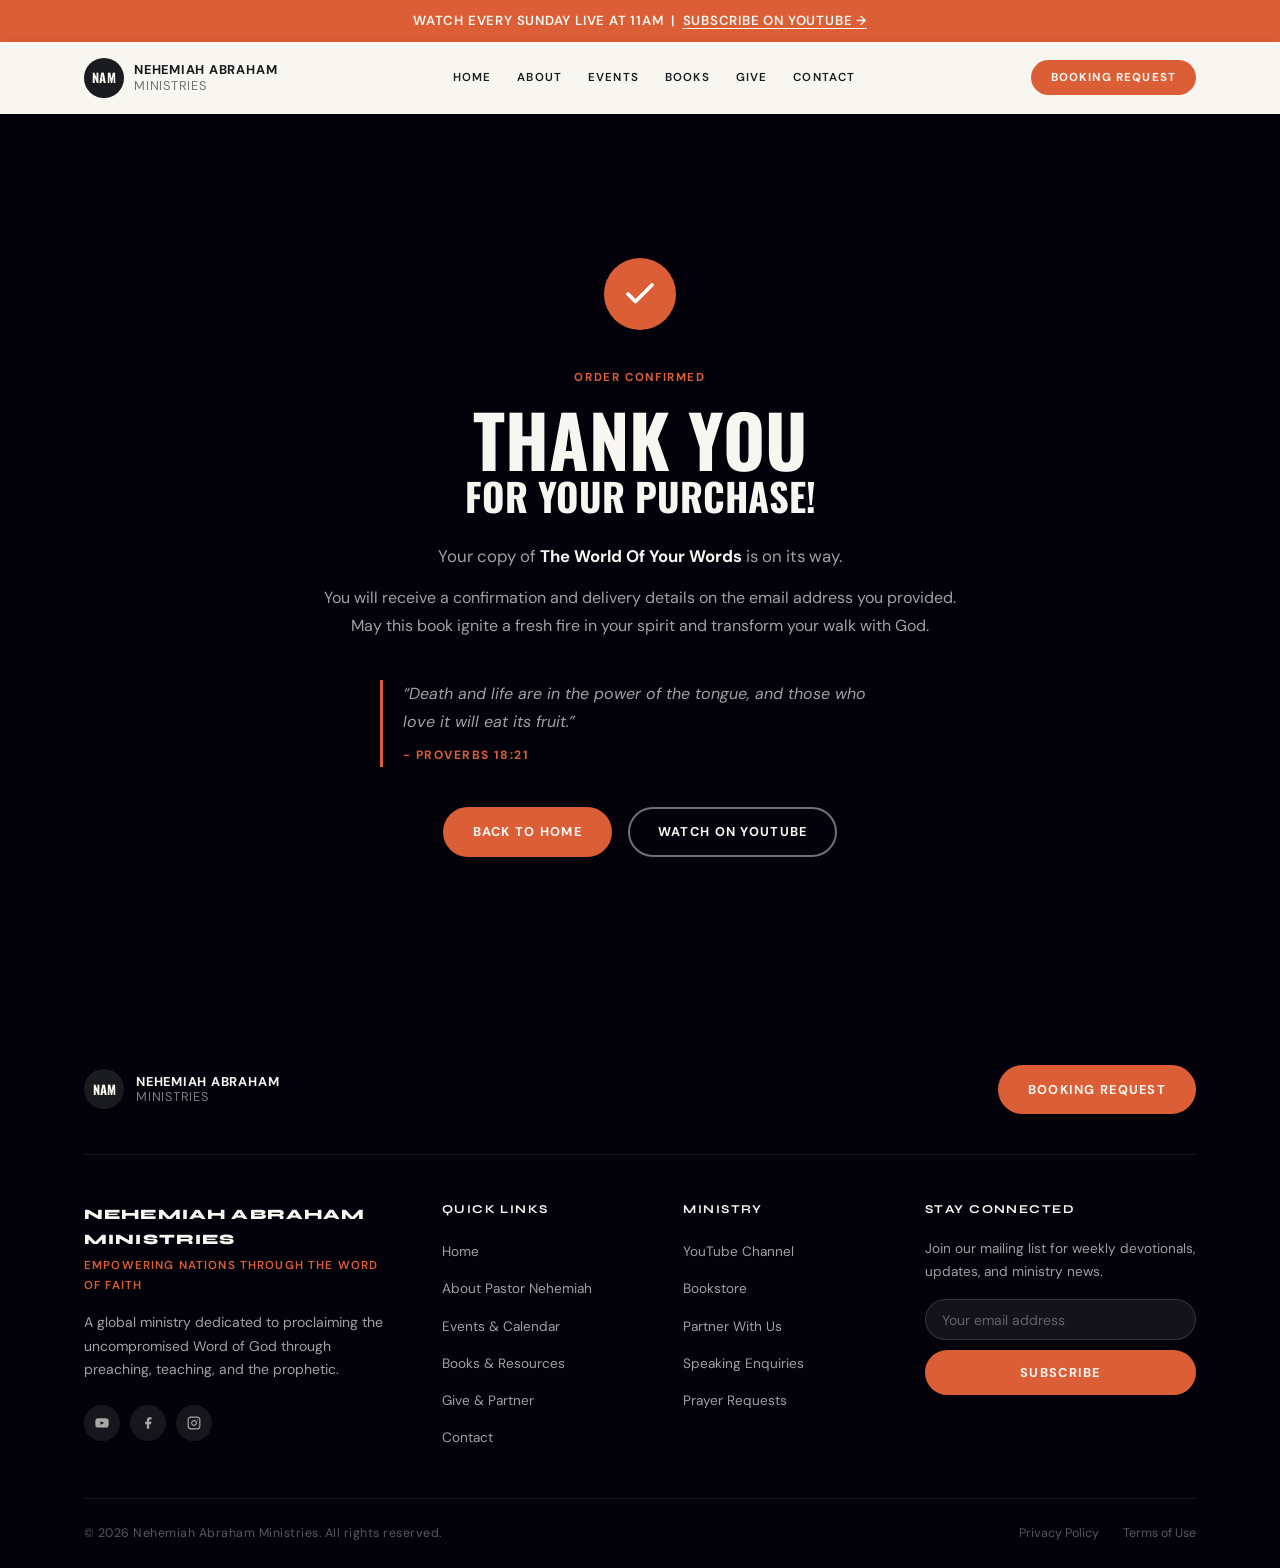
<file: thankyou.html>
<!DOCTYPE html>
<html lang="en">
<head>
  <meta charset="UTF-8" />
  <meta name="viewport" content="width=device-width, initial-scale=1.0" />
  <title>Thank You - Nehemiah Abraham Ministries</title>
  <meta name="description" content="Thank you for your purchase of The World Of Your Words by Pastor Nehemiah Abraham." />
  <link rel="preconnect" href="https://fonts.googleapis.com" />
  <link rel="preconnect" href="https://fonts.gstatic.com" crossorigin />
  <link href="https://fonts.googleapis.com/css2?family=Oswald:wght@400;700&family=Syne:wght@700;800&family=DM+Sans:opsz,wght@9..40,400;9..40,500;9..40,600;9..40,700&display=swap" rel="stylesheet" />
  <link rel="stylesheet" href="css/style.css" />
</head>
<body>

  <a class="skip-link" href="#main">Skip to main content</a>

  <!-- ===== NOTICE BANNER ===== -->
  <div class="notice-banner">
    <span class="banner-desktop">Watch every Sunday LIVE at 11AM &nbsp;|&nbsp; <a href="https://www.youtube.com/@PastorNehemiahAbraham" target="_blank" rel="noopener">Subscribe on YouTube &rarr;</a></span><span class="banner-mobile"><a href="https://www.youtube.com/@PastorNehemiahAbraham" target="_blank" rel="noopener">Live Every Sunday at 11AM - Subscribe</a></span>
  </div>

  <!-- ===== NAVBAR ===== -->
  <header class="navbar">
    <div class="container">
      <div class="navbar__inner">
        <a href="index.html" class="navbar__brand">
          <div class="navbar__brand-icon">NAM</div>
          <div class="navbar__brand-name">
            Nehemiah Abraham
            <span>Ministries</span>
          </div>
        </a>
        <nav class="navbar__nav" id="nav-menu" aria-label="Main navigation">
          <a href="index.html">Home</a>
          <a href="about.html">About</a>
          <a href="events.html">Events</a>
          <a href="store.html">Books</a>
          <a href="give.html">Give</a>
          <a href="contact.html">Contact</a>
        </nav>
        <a href="booking.html" class="navbar__cta">Booking Request</a>
        <button class="navbar__hamburger" id="hamburger" aria-label="Toggle menu" aria-expanded="false">
          <span></span><span></span><span></span>
        </button>
      </div>
    </div>
  </header>

  <main id="main">

    <!-- ===== THANK YOU HERO ===== -->
    <section class="section section--black" style="min-height:60vh;display:flex;align-items:center;">
      <div class="container">
        <div style="max-width:640px;margin:0 auto;text-align:center;padding:4rem 0;">

          <!-- Check icon -->
          <div style="width:72px;height:72px;border-radius:50%;background:var(--orange);display:flex;align-items:center;justify-content:center;margin:0 auto 2rem;">
            <svg width="36" height="36" viewBox="0 0 24 24" fill="none" stroke="#fff" stroke-width="2.5" stroke-linecap="round" stroke-linejoin="round" aria-hidden="true">
              <polyline points="20 6 9 17 4 12"/>
            </svg>
          </div>

          <span class="label-tag" style="margin-bottom:1rem;display:inline-block;">Order Confirmed</span>

          <div style="margin-bottom:1.5rem;">
            <div class="line-orange" style="font-family:var(--font-display);font-size:clamp(2.5rem,6vw,4.5rem);font-weight:800;text-transform:uppercase;line-height:1;">Thank You</div>
            <div style="color:var(--cream);font-family:var(--font-display);font-size:clamp(1.5rem,3vw,2.5rem);font-weight:700;text-transform:uppercase;line-height:1.1;">for Your Purchase!</div>
          </div>

          <p style="color:var(--muted);font-size:1.05rem;line-height:1.8;margin-bottom:0.75rem;">
            Your copy of <strong style="color:var(--cream);">The World Of Your Words</strong> is on its way.
          </p>
          <p style="color:var(--muted);font-size:1rem;line-height:1.75;margin-bottom:2.5rem;">
            You will receive a confirmation and delivery details on the email address you provided. May this book ignite a fresh fire in your spirit and transform your walk with God.
          </p>

          <blockquote style="max-width:520px;margin:0 auto 2.5rem;font-size:1rem;font-style:italic;color:var(--muted);line-height:1.8;border-left:3px solid var(--orange);padding-left:1.25rem;text-align:left;">
            &ldquo;Death and life are in the power of the tongue, and those who love it will eat its fruit.&rdquo;
            <cite style="display:block;margin-top:0.5rem;font-style:normal;font-size:0.75rem;font-weight:700;text-transform:uppercase;letter-spacing:0.12em;color:var(--orange);">- Proverbs 18:21</cite>
          </blockquote>

          <div style="display:flex;gap:1rem;flex-wrap:wrap;justify-content:center;">
            <a href="index.html" class="btn btn--orange">Back to Home</a>
            <a href="https://www.youtube.com/@PastorNehemiahAbraham" target="_blank" rel="noopener" class="btn btn--outline">Watch on YouTube</a>
          </div>

        </div>
      </div>
    </section>

  </main>

  <!-- ===== FOOTER ===== -->
  <footer class="footer">
    <div class="container">

      <div class="footer__top-bar">
        <div class="footer__brand-logo">
          <div class="footer__brand-logo-icon">NAM</div>
          <div class="footer__brand-logo-name">
            Nehemiah Abraham
            <span>Ministries</span>
          </div>
        </div>
        <a href="booking.html" class="btn btn--orange">Booking Request</a>
      </div>

      <div class="footer__grid">

        <div class="footer__col">
          <p class="footer__brand-name">Nehemiah Abraham Ministries</p>
          <p class="footer__brand-sub">Empowering Nations Through the Word of Faith</p>
          <p class="footer__tagline">A global ministry dedicated to proclaiming the uncompromised Word of God through preaching, teaching, and the prophetic.</p>
          <div class="footer__social">
            <a href="https://www.youtube.com/@PastorNehemiahAbraham" target="_blank" rel="noopener" class="footer__social-link" aria-label="YouTube">
              <svg width="16" height="16" viewBox="0 0 24 24" fill="currentColor" aria-hidden="true"><path d="M21.8 8s-.2-1.4-.8-2c-.8-.8-1.7-.8-2.1-.9C16.2 5 12 5 12 5s-4.2 0-6.9.1c-.4.1-1.3.1-2.1.9C2.4 6.6 2.2 8 2.2 8S2 9.6 2 11.2v1.5C2 14.3 2.2 16 2.2 16s.2 1.4.8 2c.8.8 1.8.8 2.3.9C6.8 19 12 19 12 19s4.2 0 6.9-.2c.4-.1 1.3-.1 2.1-.9.6-.6.8-2 .8-2S22 14.3 22 12.7v-1.5C22 9.6 21.8 8 21.8 8zM9.7 14.5v-5l5.7 2.5-5.7 2.5z"/></svg>
            </a>
            <a href="#" class="footer__social-link" aria-label="Facebook">
              <svg width="14" height="14" viewBox="0 0 24 24" fill="currentColor" aria-hidden="true"><path d="M18 2h-3a5 5 0 00-5 5v3H7v4h3v8h4v-8h3l1-4h-4V7a1 1 0 011-1h3z"/></svg>
            </a>
            <a href="#" class="footer__social-link" aria-label="Instagram">
              <svg width="14" height="14" viewBox="0 0 24 24" fill="none" stroke="currentColor" stroke-width="2" stroke-linecap="round" stroke-linejoin="round" aria-hidden="true"><rect x="2" y="2" width="20" height="20" rx="5" ry="5"/><path d="M16 11.37A4 4 0 1112.63 8 4 4 0 0116 11.37z"/><line x1="17.5" y1="6.5" x2="17.51" y2="6.5"/></svg>
            </a>
          </div>
        </div>

        <div class="footer__col">
          <h4>Quick Links</h4>
          <ul class="footer__links">
            <li><a href="index.html">Home</a></li>
            <li><a href="about.html">About Pastor Nehemiah</a></li>
            <li><a href="events.html">Events &amp; Calendar</a></li>
            <li><a href="store.html">Books &amp; Resources</a></li>
            <li><a href="give.html">Give &amp; Partner</a></li>
            <li><a href="contact.html">Contact</a></li>
          </ul>
        </div>

        <div class="footer__col">
          <h4>Ministry</h4>
          <ul class="footer__links">
            <li><a href="https://www.youtube.com/@PastorNehemiahAbraham" target="_blank" rel="noopener">YouTube Channel</a></li>
            <li><a href="store.html">Bookstore</a></li>
            <li><a href="give.html">Partner With Us</a></li>
            <li><a href="contact.html">Speaking Enquiries</a></li>
            <li><a href="give.html">Prayer Requests</a></li>
          </ul>
        </div>

        <div class="footer__col">
          <h4>Stay Connected</h4>
          <form action="#" onsubmit="return false" class="footer__newsletter-form">
            <p>Join our mailing list for weekly devotionals, updates, and ministry news.</p>
            <input type="email" placeholder="Your email address" aria-label="Email address" autocomplete="email" />
            <button type="submit" class="btn btn--orange">Subscribe</button>
          </form>
        </div>

      </div>

      <div class="footer__bottom">
        <p class="footer__copyright">&copy; 2026 Nehemiah Abraham Ministries. All rights reserved.</p>
        <div class="footer__bottom-links">
          <a href="#">Privacy Policy</a>
          <a href="#">Terms of Use</a>
        </div>
      </div>

    </div>
  </footer>

  <script>
    const hamburger = document.getElementById('hamburger');
    const navMenu = document.getElementById('nav-menu');
    hamburger.addEventListener('click', function() {
      const isOpen = navMenu.classList.toggle('is-open');
      hamburger.setAttribute('aria-expanded', isOpen);
    });
  </script>

</body>
</html>
</file>
<file: css/style.css>
/* ============================================================
   NEHEMIAH ABRAHAM MINISTRIES — STYLESHEET
   Inspired by pastorsam.com design aesthetic
   ============================================================ */

/* ============================================================
   1. GOOGLE FONTS + CSS CUSTOM PROPERTIES
   ============================================================ */
@import url('https://fonts.googleapis.com/css2?family=Oswald:wght@400;700&family=Syne:wght@700;800&family=DM+Sans:opsz,wght@9..40,400;9..40,500;9..40,600;9..40,700&display=swap');

:root {
  --cream:        #F7F6F0;
  --cream-dim:    rgba(247,246,240,0.72);
  --orange:       #DB5E36;
  --orange-dark:  #B84D2A;
  --black:        #03020B;
  --dark:         #1A1B1F;
  --body-text:    #2D2E32;
  --muted:        rgba(247,246,240,0.65);

  --font-display: 'Oswald', sans-serif;
  --font-heading: 'Syne', sans-serif;
  --font-body:    'DM Sans', system-ui, sans-serif;

  --radius-btn:   999px;
  --radius-card:  8px;
  --radius-lg:    14px;
  --shadow-sm:    0 2px 8px rgba(0,0,0,0.12);
  --shadow-md:    0 6px 24px rgba(0,0,0,0.2);
  --transition:   0.22s ease;
  --max-w:        1160px;
  --nav-h:        72px;
}

/* ============================================================
   2. RESET & BASE
   ============================================================ */
*, *::before, *::after {
  box-sizing: border-box;
  margin: 0;
  padding: 0;
}

html {
  scroll-behavior: smooth;
  -webkit-text-size-adjust: 100%;
}

body {
  font-family: var(--font-body);
  font-size: 1rem;
  line-height: 1.7;
  color: var(--body-text);
  background: var(--cream);
  -webkit-font-smoothing: antialiased;
}

img, video, iframe {
  max-width: 100%;
  display: block;
}

a {
  color: inherit;
  text-decoration: none;
  transition: color var(--transition);
}

ul { list-style: none; }

p { margin-bottom: 1rem; }
p:last-child { margin-bottom: 0; }

/* ============================================================
   3. FOCUS / ACCESSIBILITY
   ============================================================ */
.skip-link {
  position: absolute;
  top: -100%;
  left: 1rem;
  z-index: 9999;
  background: var(--orange);
  color: var(--cream);
  font-family: var(--font-body);
  font-weight: 700;
  font-size: 0.875rem;
  padding: 0.5rem 1.25rem;
  border-radius: var(--radius-btn);
  text-transform: uppercase;
  letter-spacing: 0.1em;
  transition: top var(--transition);
}
.skip-link:focus-visible {
  top: 1rem;
  outline: 3px solid var(--cream);
  outline-offset: 2px;
}

:focus-visible {
  outline: 2px solid var(--orange);
  outline-offset: 3px;
}

/* ============================================================
   4. TYPOGRAPHY
   ============================================================ */
h1, h2, h3, h4, h5, h6 {
  line-height: 1.15;
  text-transform: uppercase;
}

h2 {
  font-family: var(--font-heading);
  font-weight: 800;
  font-size: clamp(1.6rem, 3.5vw, 2.4rem);
  letter-spacing: 0.03em;
}

h3 {
  font-family: var(--font-heading);
  font-weight: 700;
  font-size: clamp(1.1rem, 2vw, 1.35rem);
}

h4 {
  font-family: var(--font-heading);
  font-weight: 700;
  font-size: 1rem;
}

.label-tag {
  display: inline-block;
  font-family: var(--font-body);
  font-size: 0.72rem;
  font-weight: 700;
  letter-spacing: 0.14em;
  text-transform: uppercase;
  color: var(--orange);
  margin-bottom: 0.6rem;
}

/* ============================================================
   5. LAYOUT UTILITIES
   ============================================================ */
.container {
  width: 100%;
  max-width: var(--max-w);
  margin-inline: auto;
  padding-inline: 1.5rem;
}

.section {
  padding-block: 5rem;
}

.section--cream { background: var(--cream); color: var(--body-text); }
.section--dark   { background: var(--dark);  color: var(--cream); }
.section--black  { background: var(--black); color: var(--cream); }

.section__header {
  text-align: center;
  margin-bottom: 3rem;
}
.section__header h2 { margin-bottom: 0.5rem; }
.section__header p  { margin-top: 0.75rem; opacity: 0.75; font-size: 1.05rem; }

.section__cta-link {
  text-align: center;
  margin-top: 2.5rem;
}
.section__cta-link a {
  font-family: var(--font-body);
  font-weight: 600;
  font-size: 0.875rem;
  letter-spacing: 0.1em;
  text-transform: uppercase;
  color: var(--orange);
  border-bottom: 1px solid var(--orange);
  padding-bottom: 2px;
  transition: opacity var(--transition);
}
.section__cta-link a:hover { opacity: 0.75; }

/* ============================================================
   6. NOTICE BANNER
   ============================================================ */
.notice-banner {
  background: var(--orange);
  color: var(--cream);
  text-align: center;
  padding: 0.6rem 1rem;
  font-family: var(--font-body);
  font-size: 0.825rem;
  font-weight: 600;
  letter-spacing: 0.06em;
  text-transform: uppercase;
  white-space: nowrap;
  overflow: hidden;
  text-overflow: ellipsis;
}
.notice-banner a {
  color: var(--cream);
  text-decoration: underline;
  text-underline-offset: 3px;
}
.notice-banner a:hover { opacity: 0.8; }

.banner-mobile { display: none; }
.banner-desktop { display: inline; }

@media (max-width: 600px) {
  .banner-desktop { display: none; }
  .banner-mobile  { display: inline; }
}

/* ============================================================
   7. NAVBAR
   ============================================================ */
.navbar {
  position: sticky;
  top: 0;
  z-index: 1000;
  background: var(--cream);
  box-shadow: 0 1px 0 rgba(0,0,0,0.08), var(--shadow-sm);
  height: var(--nav-h);
  isolation: isolate;
}

.navbar__inner {
  display: flex;
  align-items: center;
  gap: 1.5rem;
  height: var(--nav-h);
}

.navbar__brand {
  display: flex;
  align-items: center;
  gap: 0.625rem;
  flex-shrink: 0;
  text-decoration: none;
}

.navbar__brand-icon {
  width: 40px;
  height: 40px;
  border-radius: 50%;
  background: var(--dark);
  color: var(--cream);
  font-family: var(--font-display);
  font-weight: 700;
  font-size: 0.8rem;
  letter-spacing: 0.05em;
  display: flex;
  align-items: center;
  justify-content: center;
  flex-shrink: 0;
}

.navbar__brand-name {
  font-family: var(--font-body);
  font-weight: 700;
  font-size: 0.8rem;
  text-transform: uppercase;
  letter-spacing: 0.06em;
  color: var(--dark);
  line-height: 1.2;
}
.navbar__brand-name span {
  display: block;
  font-weight: 400;
  opacity: 0.6;
}

.navbar__nav {
  display: flex;
  align-items: center;
  gap: 0.125rem;
  margin-inline: auto;
}

.navbar__nav a {
  font-family: var(--font-body);
  font-weight: 600;
  font-size: 0.72rem;
  text-transform: uppercase;
  letter-spacing: 0.1em;
  color: var(--dark);
  padding: 0.375rem 0.75rem;
  border-radius: 4px;
  transition: color var(--transition), background var(--transition);
}
.navbar__nav a:hover,
.navbar__nav a.active,
.navbar__nav a[aria-current="page"] {
  color: var(--orange);
}

.navbar__cta {
  flex-shrink: 0;
  background: var(--orange);
  color: var(--cream);
  font-family: var(--font-body);
  font-weight: 700;
  font-size: 0.72rem;
  text-transform: uppercase;
  letter-spacing: 0.1em;
  padding: 0.5rem 1.25rem;
  border-radius: var(--radius-btn);
  transition: background var(--transition);
  white-space: nowrap;
}
.navbar__cta:hover { background: var(--orange-dark); color: var(--cream); }

.navbar__hamburger {
  display: none;
  flex-direction: column;
  justify-content: center;
  align-items: center;
  gap: 5px;
  width: 44px;
  height: 44px;
  padding: 10px;
  background: none;
  border: none;
  cursor: pointer;
  flex-shrink: 0;
  border-radius: 4px;
}
.navbar__hamburger span {
  display: block;
  width: 22px;
  height: 2px;
  background: var(--dark);
  border-radius: 2px;
  transition: transform var(--transition), opacity var(--transition);
  transform-origin: center;
}
.navbar__hamburger:focus-visible {
  outline: 2px solid var(--orange);
  outline-offset: 2px;
}
.navbar__hamburger.is-open span:nth-child(1) { transform: translateY(7px) rotate(45deg); }
.navbar__hamburger.is-open span:nth-child(2) { opacity: 0; }
.navbar__hamburger.is-open span:nth-child(3) { transform: translateY(-7px) rotate(-45deg); }

/* ============================================================
   8. HERO (index only)
   ============================================================ */
.hero {
  background: var(--dark);
  height: 720px;
  display: grid;
  grid-template-columns: 1fr 1fr;
  align-items: stretch;
  overflow: hidden;
}

.hero__content {
  display: flex;
  flex-direction: column;
  justify-content: center;
  padding-top: 4rem;
  padding-bottom: 5rem;
  padding-left: clamp(2rem, 6vw, 6rem);
  padding-right: 3rem;
}

.hero__label {
  font-family: var(--font-body);
  font-size: 0.72rem;
  font-weight: 700;
  text-transform: uppercase;
  letter-spacing: 0.14em;
  color: var(--orange);
  margin-bottom: 1.5rem;
}

.hero__stacked {
  line-height: 0.92;
  margin-bottom: 1.5rem;
}
.hero__stacked .line-display {
  display: block;
  font-family: var(--font-display);
  font-weight: 700;
  font-size: clamp(3rem, 7.5vw, 6.5rem);
  text-transform: uppercase;
  letter-spacing: -0.01em;
}
.hero__stacked .line-heading {
  display: block;
  font-family: var(--font-heading);
  font-weight: 800;
  font-size: clamp(1.4rem, 3.5vw, 2.6rem);
  text-transform: uppercase;
  letter-spacing: 0.08em;
  margin-block: 0.5rem;
}
.hero__stacked .c-orange { color: var(--orange); }
.hero__stacked .c-cream  { color: var(--cream); }

.hero__body {
  color: var(--cream-dim);
  font-size: 1.05rem;
  margin-bottom: 2rem;
  max-width: 480px;
}

.hero__actions {
  display: flex;
  gap: 1rem;
  flex-wrap: wrap;
  margin-bottom: 1.5rem;
}

.hero__trust {
  display: flex;
  align-items: center;
  gap: 0.5rem;
  font-family: var(--font-body);
  font-size: 0.8rem;
  color: var(--muted);
  letter-spacing: 0.04em;
}
.hero__trust svg { flex-shrink: 0; color: var(--orange); }

.hero__image-col {
  position: relative;
  overflow: hidden;
}
.hero__image-col::before {
  content: '';
  position: absolute;
  inset: 0;
  left: 0;
  width: 120px;
  background: linear-gradient(to right, var(--dark), transparent);
  z-index: 1;
  pointer-events: none;
}
.hero__image-col img {
  width: 100%;
  height: 100%;
  object-fit: cover;
  object-position: center center;
}

/* ============================================================
   9. MARQUEE STRIP
   ============================================================ */
.marquee-section {
  background: var(--black);
  overflow: hidden;
  padding-block: 0;
  border-bottom: 3px solid var(--orange);
}

.marquee-section__track {
  display: flex;
  gap: 0;
  white-space: nowrap;
  animation: marquee-scroll 12s linear infinite;
}

@media (min-width: 768px) {
  .marquee-section__track { animation-duration: 16s; }
}

@media (min-width: 1024px) {
  .marquee-section__track { animation-duration: 20s; }
}

.marquee-section__item {
  display: inline-flex;
  align-items: center;
  gap: 1.25rem;
  padding-inline: 2.5rem;
  padding-block: 1rem;
}

.marquee-section__word {
  font-family: var(--font-display);
  font-weight: 700;
  text-transform: uppercase;
  color: var(--cream);
  line-height: 1;
}

.marquee-section__word--sm {
  font-size: clamp(1rem, 2vw, 1.4rem);
  letter-spacing: 0.12em;
  opacity: 0.75;
}

.marquee-section__word--lg {
  font-size: clamp(2rem, 4vw, 3.25rem);
  letter-spacing: -0.01em;
}

.marquee-section__logo {
  display: flex;
  align-items: center;
  justify-content: center;
  width: clamp(36px, 4vw, 52px);
  height: clamp(36px, 4vw, 52px);
  border-radius: 50%;
  border: 2px solid rgba(247,246,240,0.4);
  font-family: var(--font-display);
  font-weight: 700;
  font-size: clamp(0.6rem, 1.2vw, 0.85rem);
  color: var(--cream);
  flex-shrink: 0;
  letter-spacing: 0.05em;
}

@keyframes marquee-scroll {
  from { transform: translateX(0); }
  to   { transform: translateX(-50%); }
}

@media (prefers-reduced-motion: reduce) {
  .marquee-section__track { animation: none; }
}

/* ============================================================
   10. ABOUT SPLIT
   ============================================================ */
.about-split {
  display: grid;
  grid-template-columns: 1fr 1fr;
  gap: 4rem;
  align-items: center;
}

.about-split__img {
  position: relative;
  border-radius: var(--radius-lg);
  overflow: hidden;
  box-shadow: var(--shadow-md);
}
.about-split__img img {
  width: 100%;
  height: 100%;
  object-fit: cover;
  display: block;
}

.about-split__text h2 {
  color: var(--dark);
  margin-bottom: 0.5rem;
}

.about-split__text p {
  color: var(--body-text);
  margin-bottom: 1rem;
}

/* Big editorial heading variant for about snippet on index */
.about-split__heading-editorial {
  font-family: var(--font-display);
  font-weight: 700;
  font-size: clamp(3rem, 7vw, 5.5rem);
  text-transform: uppercase;
  line-height: 0.9;
  margin-bottom: 1.5rem;
}
.about-split__heading-editorial .line-orange { color: var(--orange); }
.about-split__heading-editorial .line-dark   { color: var(--dark); }

/* ============================================================
   11. BUTTONS
   ============================================================ */
.btn {
  display: inline-flex;
  align-items: center;
  gap: 0.5rem;
  font-family: var(--font-body);
  font-weight: 700;
  font-size: 0.8rem;
  text-transform: uppercase;
  letter-spacing: 0.1em;
  padding: 0.75rem 1.75rem;
  border-radius: var(--radius-btn);
  border: 2px solid transparent;
  cursor: pointer;
  transition: background var(--transition), color var(--transition), border-color var(--transition);
  text-decoration: none;
  white-space: nowrap;
}

.btn--orange {
  background: var(--orange);
  color: var(--cream);
  border-color: var(--orange);
}
.btn--orange:hover { background: var(--orange-dark); border-color: var(--orange-dark); color: var(--cream); }

.btn--dark {
  background: var(--dark);
  color: var(--cream);
  border-color: var(--dark);
}
.btn--dark:hover { background: var(--cream); color: var(--dark); border-color: var(--dark); }

.btn--cream {
  background: var(--cream);
  color: var(--dark);
  border-color: var(--cream);
}
.btn--cream:hover { background: transparent; color: var(--cream); border-color: var(--cream); }

.btn--outline {
  background: transparent;
  color: var(--cream);
  border-color: rgba(247,246,240,0.45);
}
.btn--outline:hover { background: var(--cream); color: var(--dark); border-color: var(--cream); }

.btn--outline-dark {
  background: transparent;
  color: var(--dark);
  border-color: rgba(45,46,50,0.4);
}
.btn--outline-dark:hover { background: var(--dark); color: var(--cream); border-color: var(--dark); }

/* ============================================================
   12. SERMON CARDS
   ============================================================ */
.sermons-grid {
  display: grid;
  grid-template-columns: repeat(3, 1fr);
  gap: 1.5rem;
}

.sermon-card {
  background: rgba(255,255,255,0.05);
  border-radius: var(--radius-lg);
  overflow: hidden;
  border: 1px solid rgba(247,246,240,0.08);
  transition: transform var(--transition), box-shadow var(--transition);
}
.sermon-card:hover {
  transform: translateY(-4px);
  box-shadow: var(--shadow-md);
}

.sermon-card__thumb {
  position: relative;
  aspect-ratio: 16/9;
  background: linear-gradient(135deg, #2a1f17 0%, #4a2510 100%);
  display: flex;
  align-items: center;
  justify-content: center;
}
.sermon-card__thumb--2 { background: linear-gradient(135deg, #0d4a72 0%, #1A6FA8 100%); }
.sermon-card__thumb--3 { background: linear-gradient(135deg, #1A2332 0%, #2d7db5 100%); }
.sermon-card__thumb--placeholder { background: rgba(247,246,240,0.06); }

.sermon-card--loading .sermon-card__body { padding: 1.25rem; }
.sermon-skeleton {
  height: 14px;
  background: rgba(247,246,240,0.08);
  border-radius: 4px;
  margin-bottom: 0.75rem;
  animation: pulse 1.4s ease-in-out infinite;
}
.sermon-skeleton--short { width: 55%; }
@keyframes pulse {
  0%, 100% { opacity: 1; }
  50% { opacity: 0.4; }
}

.sermon-card__thumb-text {
  position: absolute;
  top: 0.75rem;
  left: 0.75rem;
  font-family: var(--font-body);
  font-size: 0.65rem;
  font-weight: 600;
  text-transform: uppercase;
  letter-spacing: 0.1em;
  color: rgba(247,246,240,0.6);
}

.sermon-card__play {
  width: 52px;
  height: 52px;
  border-radius: 50%;
  background: rgba(219,94,54,0.9);
  display: flex;
  align-items: center;
  justify-content: center;
  transition: background var(--transition), transform var(--transition);
}
.sermon-card:hover .sermon-card__play {
  background: var(--orange);
  transform: scale(1.1);
}
.sermon-card__play svg {
  width: 20px;
  height: 20px;
  fill: var(--cream);
  margin-left: 3px;
}

.sermon-card__body {
  padding: 1.5rem;
}

.sermon-card__meta {
  display: flex;
  align-items: center;
  gap: 0.75rem;
  margin-bottom: 0.75rem;
  font-family: var(--font-body);
  font-size: 0.72rem;
  font-weight: 600;
  text-transform: uppercase;
  letter-spacing: 0.08em;
  color: var(--muted);
}

.sermon-card__tag {
  background: rgba(219,94,54,0.2);
  color: var(--orange);
  padding: 0.2rem 0.6rem;
  border-radius: 999px;
}

.sermon-card h3 {
  font-family: var(--font-heading);
  font-size: 1rem;
  font-weight: 700;
  color: var(--cream);
  text-transform: uppercase;
  letter-spacing: 0.04em;
  margin-bottom: 0.5rem;
}

.sermon-card p {
  font-size: 0.875rem;
  color: var(--muted);
  margin-bottom: 1.25rem;
}

/* ============================================================
   13. FEATURED BOOK
   ============================================================ */
.single-book-feature {
  display: grid;
  grid-template-columns: 280px 1fr;
  gap: 4rem;
  align-items: center;
}

.single-book-feature__cover {
  border-radius: var(--radius-card);
  aspect-ratio: 3/4;
  overflow: hidden;
  box-shadow: var(--shadow-md);
}

.single-book-feature__cover-label {
  font-family: var(--font-body);
  font-size: 0.6rem;
  font-weight: 700;
  letter-spacing: 0.15em;
  text-transform: uppercase;
  color: rgba(247,246,240,0.6);
  margin-bottom: 0.5rem;
}

.single-book-feature__cover-title {
  font-family: var(--font-display);
  font-weight: 700;
  font-size: 1.5rem;
  text-transform: uppercase;
  letter-spacing: 0.04em;
  color: var(--cream);
  line-height: 1.1;
  margin-bottom: 1rem;
}

.single-book-feature__cover-line {
  height: 3px;
  width: 40px;
  background: var(--orange);
  border-radius: 2px;
}

.single-book-feature__info .star-rating {
  color: var(--orange);
  font-size: 1rem;
  letter-spacing: 0.1em;
  margin-bottom: 0.5rem;
}

.single-book-feature__info h3 {
  font-family: var(--font-heading);
  font-weight: 800;
  font-size: clamp(1.3rem, 2.5vw, 1.8rem);
  color: var(--body-text);
  margin-bottom: 1rem;
}

.single-book-feature__info p {
  color: var(--body-text);
  font-size: 1rem;
  margin-bottom: 1rem;
}

.book-price {
  font-family: var(--font-display);
  font-weight: 700;
  font-size: 1.5rem;
  color: var(--orange);
}

.book-meta {
  font-size: 0.85rem;
  color: var(--body-text);
  opacity: 0.65;
}

.book-actions {
  display: flex;
  gap: 1rem;
  flex-wrap: wrap;
  margin-top: 1.5rem;
}

/* ============================================================
   14. PARTNER CTA
   ============================================================ */
.partner-cta {
  text-align: center;
  max-width: 780px;
  margin-inline: auto;
  padding-block: 2rem;
}

.partner-cta__heading {
  font-family: var(--font-display);
  font-weight: 700;
  font-size: clamp(2.5rem, 6vw, 5rem);
  text-transform: uppercase;
  line-height: 0.95;
  color: var(--cream);
  margin-bottom: 1.5rem;
}
.partner-cta__heading .line-orange { color: var(--orange); }

.partner-cta__body {
  color: var(--muted);
  font-size: 1.05rem;
  margin-bottom: 1.5rem;
  max-width: 600px;
  margin-inline: auto;
}

.partner-cta blockquote {
  font-style: italic;
  color: var(--muted);
  font-size: 1rem;
  margin-bottom: 2rem;
  line-height: 1.8;
}
.partner-cta blockquote cite {
  display: block;
  font-style: normal;
  font-size: 0.88rem;
  color: var(--orange);
  margin-top: 0.5rem;
  font-weight: 700;
}

/* ============================================================
   15. YOUTUBE SECTION
   ============================================================ */
.yt-channel-card {
  display: flex;
  align-items: center;
  justify-content: space-between;
  gap: 2rem;
  background: rgba(255,255,255,0.05);
  border: 1px solid rgba(255,255,255,0.1);
  border-radius: var(--radius-lg);
  padding: 2rem 2.5rem;
  text-decoration: none;
  transition: background var(--transition), border-color var(--transition);
}
.yt-channel-card:hover {
  background: rgba(255,255,255,0.08);
  border-color: var(--orange);
}
.yt-channel-card__left {
  display: flex;
  align-items: center;
  gap: 1.5rem;
}
.yt-channel-card__icon {
  width: 56px;
  height: 56px;
  border-radius: 50%;
  background: var(--orange);
  display: flex;
  align-items: center;
  justify-content: center;
  flex-shrink: 0;
}
.yt-channel-card__icon svg {
  width: 28px;
  height: 28px;
  fill: var(--cream);
}
.yt-channel-card__handle {
  font-family: var(--font-display);
  font-size: clamp(1.1rem, 2vw, 1.4rem);
  font-weight: 700;
  color: var(--cream);
  text-transform: uppercase;
  letter-spacing: 0.02em;
  margin: 0 0 0.25rem;
}
.yt-channel-card__sub {
  font-size: 0.9rem;
  color: var(--muted);
  margin: 0;
}
.yt-channel-card__cta {
  flex-shrink: 0;
}
@media (max-width: 640px) {
  .yt-channel-card {
    flex-direction: column;
    align-items: flex-start;
    padding: 1.5rem;
  }
  .yt-channel-card__cta { width: 100%; }
  .yt-channel-card__cta .btn { width: 100%; justify-content: center; }
}

.yt-grid {
  display: grid;
  grid-template-columns: repeat(3, 1fr);
  gap: 1.5rem;
}

.yt-item { }

.yt-placeholder {
  display: block;
  aspect-ratio: 16/9;
  background: linear-gradient(135deg, #1a120c 0%, #3a1f0d 100%);
  border-radius: var(--radius-card);
  position: relative;
  overflow: hidden;
  transition: transform var(--transition);
}
.yt-placeholder:hover { transform: scale(1.02); }
.yt-placeholder--2 { background: linear-gradient(135deg, #0d3a5c 0%, #1A6FA8 100%); }
.yt-placeholder--3 { background: linear-gradient(135deg, #1A2332 0%, #243148 100%); }

.yt-placeholder__play {
  position: absolute;
  inset: 0;
  display: flex;
  align-items: center;
  justify-content: center;
}
.yt-placeholder__play svg {
  width: 40px;
  height: 40px;
  fill: var(--cream);
  opacity: 0.8;
  transition: opacity var(--transition), transform var(--transition);
}
.yt-placeholder:hover .yt-placeholder__play svg {
  opacity: 1;
  transform: scale(1.15);
}

.yt-item__title {
  font-family: var(--font-body);
  font-size: 0.875rem;
  font-weight: 600;
  color: var(--muted);
  margin-top: 0.75rem;
  text-transform: uppercase;
  letter-spacing: 0.04em;
}

/* ============================================================
   16. TESTIMONIALS
   ============================================================ */
.testimonials-grid {
  display: grid;
  grid-template-columns: repeat(3, 1fr);
  gap: 1.5rem;
}

.testimonial-card {
  background: var(--dark);
  border-radius: var(--radius-lg);
  padding: 2rem;
  border: 1px solid rgba(247,246,240,0.07);
  display: flex;
  flex-direction: column;
  gap: 1.25rem;
}

.testimonial-card p {
  color: var(--cream-dim);
  font-size: 0.975rem;
  font-style: italic;
  line-height: 1.7;
  flex: 1;
}

.testimonial-card__name {
  display: block;
  font-family: var(--font-heading);
  font-weight: 700;
  font-size: 0.85rem;
  text-transform: uppercase;
  letter-spacing: 0.08em;
  color: var(--cream);
}

.testimonial-card__role {
  display: block;
  font-family: var(--font-body);
  font-size: 0.75rem;
  font-weight: 500;
  color: var(--orange);
  text-transform: uppercase;
  letter-spacing: 0.1em;
  margin-top: 0.2rem;
}

/* ============================================================
   17. PAGE HERO (inner pages)
   ============================================================ */
.page-hero {
  background: var(--dark);
  padding-block: 5rem 4rem;
  text-align: center;
}

.page-hero h1 {
  font-family: var(--font-display);
  font-weight: 700;
  font-size: clamp(2.5rem, 7vw, 5.5rem);
  text-transform: uppercase;
  letter-spacing: -0.01em;
  color: var(--cream);
  line-height: 1;
  margin-bottom: 0.75rem;
}

.page-hero p {
  font-family: var(--font-body);
  font-size: 1rem;
  color: var(--muted);
  text-transform: uppercase;
  letter-spacing: 0.1em;
  font-weight: 500;
}

.breadcrumb {
  display: inline-flex;
  align-items: center;
  gap: 0.5rem;
  font-family: var(--font-body);
  font-size: 0.75rem;
  font-weight: 600;
  text-transform: uppercase;
  letter-spacing: 0.1em;
  color: var(--muted);
  margin-top: 1.5rem;
}
.breadcrumb a { color: var(--orange); }
.breadcrumb a:hover { opacity: 0.8; }
.breadcrumb-sep { color: rgba(247,246,240,0.3); }

/* ============================================================
   18. STATS STRIP
   ============================================================ */
.stats-strip {
  background: var(--orange);
  padding-block: 3rem;
}

.stats-strip__inner {
  display: grid;
  grid-template-columns: repeat(3, 1fr);
  gap: 2rem;
  text-align: center;
}

.stat-item__number {
  display: block;
  font-family: var(--font-display);
  font-weight: 700;
  font-size: clamp(2.5rem, 5vw, 4rem);
  color: var(--cream);
  letter-spacing: -0.02em;
  line-height: 1;
  margin-bottom: 0.375rem;
}

.stat-item__label {
  display: block;
  font-family: var(--font-body);
  font-size: 0.75rem;
  font-weight: 600;
  text-transform: uppercase;
  letter-spacing: 0.12em;
  color: rgba(247,246,240,0.75);
}

/* ============================================================
   19. VISION & MISSION CARDS
   ============================================================ */
.vm-cards {
  display: grid;
  grid-template-columns: 1fr 1fr;
  gap: 2rem;
}

.vm-card {
  border-radius: var(--radius-lg);
  padding: 2.5rem;
  border: 1px solid rgba(247,246,240,0.1);
}
.vm-card--vision { background: rgba(219,94,54,0.12); border-color: rgba(219,94,54,0.25); }
.vm-card--mission { background: rgba(247,246,240,0.05); }

.vm-card__icon {
  display: flex;
  align-items: center;
  justify-content: center;
  width: 48px;
  height: 48px;
  background: rgba(219,94,54,0.15);
  border-radius: 10px;
  margin-bottom: 1.25rem;
  color: var(--orange);
}

.vm-card h3 {
  color: var(--cream);
  margin-bottom: 0.75rem;
  font-size: 1.15rem;
}

.vm-card p {
  color: var(--cream-dim);
  font-size: 0.975rem;
  line-height: 1.7;
}

/* ============================================================
   20. DOCTRINE GRID
   ============================================================ */
.doctrine-grid {
  display: grid;
  grid-template-columns: repeat(3, 1fr);
  gap: 1.5rem;
}

.doctrine-card {
  background: rgba(247,246,240,0.04);
  border: 1px solid rgba(247,246,240,0.08);
  border-radius: var(--radius-lg);
  padding: 2rem;
  transition: border-color var(--transition), background var(--transition);
}
.doctrine-card:hover {
  background: rgba(247,246,240,0.07);
  border-color: rgba(219,94,54,0.3);
}

.doctrine-card__icon {
  display: flex;
  align-items: center;
  justify-content: center;
  width: 44px;
  height: 44px;
  background: rgba(219,94,54,0.12);
  border-radius: 10px;
  margin-bottom: 1rem;
  color: var(--orange);
}
.doctrine-card__icon svg {
  width: 22px;
  height: 22px;
  stroke: var(--orange);
  stroke-width: 2;
  stroke-linecap: round;
  stroke-linejoin: round;
  fill: none;
}

.doctrine-card h4 {
  color: var(--cream);
  font-size: 0.9rem;
  margin-bottom: 0.5rem;
}

.doctrine-card p {
  color: var(--muted);
  font-size: 0.875rem;
  line-height: 1.65;
}

/* ============================================================
   21. SPEAKING CTA
   ============================================================ */
.speaking-cta {
  text-align: center;
  max-width: 640px;
  margin-inline: auto;
}
.speaking-cta h2 { color: var(--dark); margin-bottom: 1rem; }
.speaking-cta p { color: var(--body-text); margin-bottom: 2rem; }

/* ============================================================
   22. EVENT CARDS
   ============================================================ */
.events-list {
  display: flex;
  flex-direction: column;
  gap: 1.25rem;
  margin-bottom: 3.5rem;
}

.event-card {
  display: grid;
  grid-template-columns: 80px 1fr auto;
  gap: 1.5rem;
  align-items: center;
  background: rgba(247,246,240,0.04);
  border: 1px solid rgba(247,246,240,0.08);
  border-radius: var(--radius-lg);
  padding: 1.5rem;
  transition: border-color var(--transition), background var(--transition);
}
.event-card:hover {
  background: rgba(247,246,240,0.07);
  border-color: rgba(219,94,54,0.3);
}

.event-card__date {
  text-align: center;
  background: rgba(219,94,54,0.15);
  border-radius: var(--radius-card);
  padding: 0.625rem 0.75rem;
  border: 1px solid rgba(219,94,54,0.25);
}

.event-card__day {
  font-family: var(--font-display);
  font-weight: 700;
  font-size: 1.75rem;
  color: var(--orange);
  line-height: 1;
}

.event-card__month {
  font-family: var(--font-body);
  font-size: 0.65rem;
  font-weight: 700;
  text-transform: uppercase;
  letter-spacing: 0.1em;
  color: var(--muted);
  margin-top: 0.2rem;
}

.event-card__cat {
  font-family: var(--font-body);
  font-size: 0.65rem;
  font-weight: 700;
  text-transform: uppercase;
  letter-spacing: 0.12em;
  color: var(--orange);
  margin-bottom: 0.3rem;
}

.event-card__title {
  font-family: var(--font-heading);
  font-weight: 700;
  font-size: 1rem;
  color: var(--cream);
  text-transform: uppercase;
  letter-spacing: 0.04em;
  margin-bottom: 0.3rem;
}

.event-card__meta {
  font-family: var(--font-body);
  font-size: 0.8rem;
  color: var(--muted);
}

.badge {
  display: inline-block;
  font-family: var(--font-body);
  font-size: 0.65rem;
  font-weight: 700;
  text-transform: uppercase;
  letter-spacing: 0.1em;
  padding: 0.3rem 0.75rem;
  border-radius: var(--radius-btn);
}
.badge--green  { background: rgba(34,197,94,0.15);  color: #4ade80; border: 1px solid rgba(34,197,94,0.25); }
.badge--special { background: rgba(219,94,54,0.15); color: var(--orange); border: 1px solid rgba(219,94,54,0.25); }

.events-subheader {
  margin-top: 3.5rem;
  margin-bottom: 1.5rem;
}
.events-subheader h2 {
  font-family: var(--font-heading);
  font-weight: 800;
  font-size: clamp(1.4rem, 3vw, 2rem);
  color: var(--cream);
  text-transform: uppercase;
}

/* ============================================================
   23. VOLUNTEER CTA
   ============================================================ */
.volunteer-cta {
  text-align: center;
  max-width: 600px;
  margin-inline: auto;
}
.volunteer-cta h2 { color: var(--dark); margin-bottom: 0.75rem; }
.volunteer-cta p  { color: var(--body-text); margin-bottom: 2rem; font-size: 1.05rem; }

/* ============================================================
   24. FOOTER
   ============================================================ */
.footer {
  background: var(--black);
  padding-top: 4rem;
  padding-bottom: 0;
}

.footer__top-bar {
  display: flex;
  align-items: center;
  justify-content: space-between;
  padding-bottom: 2.5rem;
  border-bottom: 1px solid rgba(247,246,240,0.08);
  margin-bottom: 3rem;
}

.footer__brand-logo {
  display: flex;
  align-items: center;
  gap: 0.75rem;
}
.footer__brand-logo-icon {
  width: 40px;
  height: 40px;
  border-radius: 50%;
  background: var(--dark);
  color: var(--cream);
  font-family: var(--font-display);
  font-weight: 700;
  font-size: 0.8rem;
  display: flex;
  align-items: center;
  justify-content: center;
}
.footer__brand-logo-name {
  font-family: var(--font-body);
  font-weight: 700;
  font-size: 0.8rem;
  text-transform: uppercase;
  letter-spacing: 0.06em;
  color: var(--cream);
  line-height: 1.2;
}
.footer__brand-logo-name span {
  display: block;
  font-weight: 400;
  opacity: 0.5;
}

.footer__grid {
  display: grid;
  grid-template-columns: 1.6fr 1fr 1fr 1.4fr;
  gap: 3rem;
  margin-bottom: 3rem;
}

.footer__brand-name {
  font-family: var(--font-heading);
  font-weight: 800;
  font-size: 0.9rem;
  text-transform: uppercase;
  letter-spacing: 0.08em;
  color: var(--cream);
  margin-bottom: 0.25rem;
}

.footer__brand-sub {
  font-family: var(--font-body);
  font-size: 0.72rem;
  font-weight: 600;
  text-transform: uppercase;
  letter-spacing: 0.1em;
  color: var(--orange);
  margin-bottom: 1rem;
}

.footer__tagline {
  font-size: 0.875rem;
  color: var(--muted);
  line-height: 1.65;
  margin-bottom: 1.5rem;
}

.footer__social {
  display: flex;
  gap: 0.625rem;
}

.footer__social-link {
  display: flex;
  align-items: center;
  justify-content: center;
  width: 36px;
  height: 36px;
  border-radius: 50%;
  background: rgba(247,246,240,0.08);
  color: var(--muted);
  transition: background var(--transition), color var(--transition);
}
.footer__social-link:hover {
  background: var(--orange);
  color: var(--cream);
}

.footer__col h4 {
  font-family: var(--font-heading);
  font-weight: 700;
  font-size: 0.75rem;
  text-transform: uppercase;
  letter-spacing: 0.12em;
  color: var(--cream);
  margin-bottom: 1.25rem;
}

.footer__links {
  display: flex;
  flex-direction: column;
  gap: 0.625rem;
}

.footer__links a {
  font-family: var(--font-body);
  font-size: 0.85rem;
  color: var(--muted);
  transition: color var(--transition);
}
.footer__links a:hover { color: var(--orange); }

.footer__newsletter-form p {
  font-size: 0.85rem;
  color: var(--muted);
  margin-bottom: 1rem;
}

.footer__newsletter-form input[type="email"] {
  width: 100%;
  background: rgba(247,246,240,0.07);
  border: 1px solid rgba(247,246,240,0.15);
  border-radius: var(--radius-btn);
  padding: 0.65rem 1rem;
  font-family: var(--font-body);
  font-size: 0.875rem;
  color: var(--cream);
  margin-bottom: 0.625rem;
  transition: border-color var(--transition);
}
.footer__newsletter-form input[type="email"]::placeholder { color: rgba(247,246,240,0.35); }
.footer__newsletter-form input[type="email"]:focus-visible {
  outline: 2px solid var(--orange);
  outline-offset: 2px;
  border-color: transparent;
}

.footer__newsletter-form .btn {
  width: 100%;
  justify-content: center;
}

.footer__bottom {
  border-top: 1px solid rgba(247,246,240,0.08);
  padding-block: 1.5rem;
  display: flex;
  align-items: center;
  justify-content: space-between;
  gap: 1rem;
  flex-wrap: wrap;
}

.footer__copyright {
  font-family: var(--font-body);
  font-size: 0.775rem;
  color: rgba(247,246,240,0.35);
  letter-spacing: 0.04em;
  margin: 0;
}

.footer__bottom-links {
  display: flex;
  gap: 1.5rem;
}
.footer__bottom-links a {
  font-family: var(--font-body);
  font-size: 0.775rem;
  color: rgba(247,246,240,0.35);
  transition: color var(--transition);
}
.footer__bottom-links a:hover { color: var(--orange); }

/* ============================================================
   24a. GIVE PAGE
   ============================================================ */
.scripture-pull {
  text-align: center;
  max-width: 680px;
  margin-inline: auto;
  padding: 3rem 2rem;
  border-top: 2px solid rgba(219,94,54,0.3);
  border-bottom: 2px solid rgba(219,94,54,0.3);
}
.scripture-pull blockquote {
  font-family: var(--font-heading);
  font-weight: 700;
  font-size: clamp(1.1rem, 2.5vw, 1.5rem);
  color: var(--dark);
  line-height: 1.5;
  font-style: italic;
  margin-bottom: 0.75rem;
}
.scripture-pull cite {
  font-family: var(--font-body);
  font-size: 0.8rem;
  font-weight: 700;
  text-transform: uppercase;
  letter-spacing: 0.12em;
  color: var(--orange);
  font-style: normal;
}

.principles-grid {
  display: grid;
  grid-template-columns: repeat(3, 1fr);
  gap: 1.5rem;
}

.principle-card {
  background: rgba(247,246,240,0.04);
  border: 1px solid rgba(247,246,240,0.08);
  border-radius: var(--radius-lg);
  padding: 2rem;
}

.principle-card__icon {
  display: flex;
  align-items: center;
  justify-content: center;
  width: 48px;
  height: 48px;
  background: rgba(219,94,54,0.12);
  border-radius: 10px;
  margin-bottom: 1.25rem;
  color: var(--orange);
}
.principle-card__icon svg {
  width: 22px; height: 22px;
  stroke: var(--orange);
  stroke-width: 2;
  stroke-linecap: round;
  stroke-linejoin: round;
  fill: none;
}

.principle-card h3 {
  font-family: var(--font-heading);
  font-weight: 700;
  font-size: 0.95rem;
  text-transform: uppercase;
  letter-spacing: 0.05em;
  color: var(--cream);
  margin-bottom: 0.75rem;
}

.principle-card p {
  font-size: 0.875rem;
  color: var(--muted);
  line-height: 1.7;
  margin-bottom: 1rem;
}

.principle-verse {
  font-size: 0.78rem;
  font-style: italic;
  color: var(--orange);
  line-height: 1.6;
  border-left: 2px solid rgba(219,94,54,0.4);
  padding-left: 0.75rem;
}

.partner-grid {
  display: grid;
  grid-template-columns: repeat(3, 1fr);
  gap: 1.5rem;
  align-items: start;
}

.partner-grid--two {
  grid-template-columns: repeat(2, 1fr);
  max-width: 820px;
  margin: 0 auto;
}

.partner-card__label {
  display: inline-block;
  font-family: var(--font-body);
  font-size: 0.65rem;
  font-weight: 700;
  text-transform: uppercase;
  letter-spacing: 0.12em;
  color: var(--orange);
  margin-bottom: 0.5rem;
}

.partner-card {
  background: #fff;
  border: 1.5px solid rgba(3,2,11,0.1);
  border-radius: var(--radius-lg);
  padding: 2rem;
  position: relative;
}

.partner-card--featured {
  border-color: var(--orange);
  box-shadow: 0 8px 32px rgba(219,94,54,0.15);
}

.partner-badge {
  display: inline-block;
  font-family: var(--font-body);
  font-size: 0.65rem;
  font-weight: 700;
  text-transform: uppercase;
  letter-spacing: 0.12em;
  color: var(--cream);
  background: var(--orange);
  padding: 0.25rem 0.75rem;
  border-radius: var(--radius-btn);
  margin-bottom: 1rem;
}

.partner-card__icon {
  display: flex;
  align-items: center;
  justify-content: center;
  width: 48px;
  height: 48px;
  background: rgba(219,94,54,0.1);
  border-radius: 10px;
  margin-bottom: 1rem;
}
.partner-card__icon svg {
  width: 22px; height: 22px;
  stroke: var(--orange);
  stroke-width: 2;
  stroke-linecap: round;
  stroke-linejoin: round;
  fill: none;
}

.partner-card h3 {
  font-family: var(--font-heading);
  font-weight: 700;
  font-size: 1rem;
  text-transform: uppercase;
  letter-spacing: 0.05em;
  color: var(--dark);
  margin-bottom: 0.375rem;
}

.partner-amount {
  font-family: var(--font-display);
  font-weight: 700;
  font-size: 1.75rem;
  color: var(--orange);
  margin-bottom: 0.75rem;
}
.partner-amount span { font-size: 0.9rem; color: var(--body-text); font-family: var(--font-body); font-weight: 500; }

.partner-card p { font-size: 0.875rem; color: var(--body-text); line-height: 1.65; margin-bottom: 1rem; }

.partner-benefits {
  list-style: none;
  display: flex;
  flex-direction: column;
  gap: 0.5rem;
}
.partner-benefits li {
  font-size: 0.83rem;
  color: var(--body-text);
}

.vm-card .partner-benefits li {
  color: rgba(247,246,240,0.8);
  display: flex;
  align-items: center;
  gap: 0.5rem;
}
.partner-benefits li::before {
  content: '';
  display: inline-flex;
  flex-shrink: 0;
  width: 16px;
  height: 16px;
  border-radius: 50%;
  background: rgba(219,94,54,0.1);
  background-image: url("data:image/svg+xml,%3Csvg xmlns='http://www.w3.org/2000/svg' viewBox='0 0 24 24' fill='none' stroke='%23DB5E36' stroke-width='2.5' stroke-linecap='round' stroke-linejoin='round'%3E%3Cpolyline points='20 6 9 17 4 12'/%3E%3C/svg%3E");
  background-size: 10px;
  background-repeat: no-repeat;
  background-position: center;
}

.give-methods {
  display: grid;
  grid-template-columns: repeat(4, 1fr);
  gap: 1.25rem;
}

.give-methods--two {
  grid-template-columns: repeat(2, 1fr);
  max-width: 820px;
  margin: 0 auto;
}

.give-method {
  background: rgba(247,246,240,0.04);
  border: 1px solid rgba(247,246,240,0.08);
  border-radius: var(--radius-lg);
  padding: 2rem 1.5rem;
}

.give-method__icon {
  display: flex;
  align-items: center;
  justify-content: center;
  width: 48px;
  height: 48px;
  background: rgba(219,94,54,0.12);
  border-radius: 10px;
  margin-bottom: 1rem;
}
.give-method__icon svg {
  width: 22px; height: 22px;
  stroke: var(--orange);
  stroke-width: 2;
  stroke-linecap: round;
  stroke-linejoin: round;
  fill: none;
}

.give-method h3 {
  font-family: var(--font-heading);
  font-weight: 700;
  font-size: 0.9rem;
  text-transform: uppercase;
  letter-spacing: 0.05em;
  color: var(--cream);
  margin-bottom: 0.5rem;
}

.give-method p { font-size: 0.875rem; color: var(--muted); line-height: 1.65; }

.bank-details {
  margin-top: 1rem;
  display: flex;
  flex-direction: column;
  gap: 0.375rem;
  font-size: 0.8rem;
  color: var(--muted);
  background: rgba(247,246,240,0.05);
  border-radius: 6px;
  padding: 0.875rem;
}
.bank-details strong { color: var(--cream); }

/* ============================================================
   24b. CONTACT PAGE
   ============================================================ */
.contact-grid {
  display: grid;
  grid-template-columns: 1fr 360px;
  gap: 3rem;
  align-items: start;
}

.contact-form-wrap h2 {
  font-family: var(--font-display);
  font-weight: 700;
  font-size: clamp(1.75rem, 3vw, 2.5rem);
  text-transform: uppercase;
  letter-spacing: -0.01em;
  color: var(--dark);
  margin-bottom: 0.5rem;
}

.contact-info {
  display: flex;
  flex-direction: column;
  gap: 1.25rem;
}

.contact-info-card {
  display: flex;
  align-items: flex-start;
  gap: 1rem;
  background: var(--cream);
  border: 1px solid rgba(3,2,11,0.1);
  border-radius: var(--radius-lg);
  padding: 1.25rem 1.5rem;
}

.contact-info-card__icon {
  display: flex;
  align-items: center;
  justify-content: center;
  flex-shrink: 0;
  width: 40px;
  height: 40px;
  background: rgba(219,94,54,0.1);
  border-radius: 8px;
  color: var(--orange);
}
.contact-info-card__icon svg {
  width: 18px; height: 18px;
  stroke: var(--orange);
  stroke-width: 2;
  stroke-linecap: round;
  stroke-linejoin: round;
  fill: none;
}
.contact-info-card h4 {
  font-family: var(--font-heading);
  font-weight: 700;
  font-size: 0.75rem;
  text-transform: uppercase;
  letter-spacing: 0.1em;
  color: var(--dark);
  margin-bottom: 0.25rem;
}
.contact-info-card p {
  font-size: 0.875rem;
  color: var(--body-text);
}
.contact-info-card__sub {
  font-size: 0.75rem !important;
  color: rgba(45,46,50,0.55) !important;
  margin-top: 0.2rem;
}

.prayer-box {
  background: var(--dark);
  border-radius: var(--radius-lg);
  padding: 2rem;
  text-align: center;
  border: 1px solid rgba(247,246,240,0.07);
}
.prayer-box__icon {
  display: flex;
  align-items: center;
  justify-content: center;
  width: 52px;
  height: 52px;
  background: rgba(219,94,54,0.15);
  border-radius: 50%;
  margin: 0 auto 1rem;
}
.prayer-box__icon svg {
  width: 22px; height: 22px;
  stroke: var(--orange);
  stroke-width: 2;
  stroke-linecap: round;
  stroke-linejoin: round;
  fill: none;
}
.prayer-box h3 {
  font-family: var(--font-heading);
  font-weight: 700;
  font-size: 0.9rem;
  text-transform: uppercase;
  letter-spacing: 0.06em;
  color: var(--cream);
  margin-bottom: 0.75rem;
}
.prayer-box p { font-size: 0.875rem; color: var(--muted); line-height: 1.65; }

.speaking-block {
  display: grid;
  grid-template-columns: 1fr 420px;
  gap: 4rem;
  align-items: center;
}

.speaking-block__image {
  border-radius: var(--radius-lg);
  overflow: hidden;
}
.speaking-block__image img {
  width: 100%;
  display: block;
  object-fit: cover;
}

/* ============================================================
   24b. SERMONS PAGE
   ============================================================ */
.yt-channel-card {
  display: flex;
  align-items: center;
  gap: 1.5rem;
  background: var(--dark);
  border-radius: var(--radius-lg);
  padding: 2rem 2.5rem;
  text-decoration: none;
  transition: box-shadow var(--transition), transform var(--transition);
  margin-bottom: 2rem;
}
.yt-channel-card:hover { box-shadow: var(--shadow-md); transform: translateY(-2px); }

.yt-channel-card__avatar {
  flex-shrink: 0;
  width: 64px;
  height: 64px;
  border-radius: 50%;
  background: var(--orange);
  display: flex;
  align-items: center;
  justify-content: center;
  font-family: var(--font-display);
  font-weight: 700;
  font-size: 1.1rem;
  color: var(--cream);
}

.yt-channel-card__info { flex: 1; }

.yt-channel-card__name {
  font-family: var(--font-heading);
  font-weight: 700;
  font-size: 1rem;
  color: var(--cream);
  text-transform: uppercase;
  letter-spacing: 0.05em;
  margin-bottom: 0.2rem;
}

.yt-channel-card__handle {
  font-size: 0.8rem;
  color: var(--orange);
  font-weight: 600;
  margin-bottom: 0.5rem;
}

.yt-channel-card__desc {
  font-size: 0.875rem;
  color: var(--muted);
  line-height: 1.6;
}

.yt-channel-card__cta {
  display: flex;
  align-items: center;
  gap: 0.5rem;
  background: var(--orange);
  color: var(--cream);
  font-family: var(--font-body);
  font-size: 0.8rem;
  font-weight: 700;
  text-transform: uppercase;
  letter-spacing: 0.1em;
  padding: 0.65rem 1.25rem;
  border-radius: var(--radius-btn);
  flex-shrink: 0;
  transition: background var(--transition);
}
.yt-channel-card:hover .yt-channel-card__cta { background: var(--orange-dark); }

/* Filter Bar */
.filter-bar {
  display: flex;
  flex-wrap: wrap;
  gap: 0.5rem;
  margin-bottom: 2.5rem;
}

.filter-btn {
  font-family: var(--font-body);
  font-size: 0.75rem;
  font-weight: 700;
  text-transform: uppercase;
  letter-spacing: 0.1em;
  padding: 0.45rem 1rem;
  border-radius: var(--radius-btn);
  border: 1.5px solid rgba(247,246,240,0.2);
  background: transparent;
  color: var(--muted);
  cursor: pointer;
  transition: all var(--transition);
}
.filter-btn:hover { border-color: var(--orange); color: var(--orange); }
.filter-btn--active { background: var(--orange); border-color: var(--orange); color: var(--cream); }
.filter-btn:focus-visible { outline: 2px solid var(--orange); outline-offset: 2px; }

/* Podcast */
.podcast-layout {
  display: grid;
  grid-template-columns: 1fr 400px;
  gap: 4rem;
  align-items: center;
}

.podcast-badges {
  display: flex;
  gap: 0.75rem;
  flex-wrap: wrap;
}

.podcast-badge {
  display: inline-flex;
  align-items: center;
  gap: 0.5rem;
  background: var(--dark);
  color: var(--cream);
  font-family: var(--font-body);
  font-size: 0.8rem;
  font-weight: 600;
  text-transform: uppercase;
  letter-spacing: 0.08em;
  padding: 0.6rem 1.25rem;
  border-radius: var(--radius-btn);
  text-decoration: none;
  transition: background var(--transition);
}
.podcast-badge:hover { background: var(--orange); }

.podcast-card {
  background: var(--dark);
  border-radius: var(--radius-lg);
  padding: 3rem 2.5rem;
  text-align: center;
  border: 1px solid rgba(247,246,240,0.07);
}

.podcast-card__icon {
  display: flex;
  align-items: center;
  justify-content: center;
  width: 72px;
  height: 72px;
  background: rgba(219,94,54,0.12);
  border-radius: 50%;
  margin: 0 auto 1.25rem;
}

.podcast-card h3 {
  font-family: var(--font-heading);
  font-weight: 700;
  font-size: 1rem;
  text-transform: uppercase;
  letter-spacing: 0.05em;
  color: var(--cream);
  margin-bottom: 0.75rem;
}

.podcast-card p {
  font-size: 0.875rem;
  color: var(--muted);
  line-height: 1.65;
}

/* ============================================================
   25. STORE / BOOKS PAGE
   ============================================================ */
.store-book-layout {
  display: grid;
  grid-template-columns: 320px 1fr;
  gap: 4rem;
  align-items: start;
}

.store-book-cover {
  border-radius: var(--radius-card);
  overflow: hidden;
  box-shadow: 0 20px 60px rgba(0,0,0,0.18);
  position: sticky;
  top: calc(var(--nav-h) + 2rem);
}
.store-book-cover img {
  width: 100%;
  display: block;
}

.store-book-bullets {
  list-style: none;
  display: flex;
  flex-direction: column;
  gap: 0.6rem;
  margin-bottom: 1.5rem;
}
.store-book-bullets li {
  font-size: 0.9rem;
  color: var(--body-text);
  display: flex;
  align-items: flex-start;
  gap: 0.6rem;
  line-height: 1.5;
}
.store-book-bullets li::before {
  content: '';
  display: inline-flex;
  flex-shrink: 0;
  margin-top: 3px;
  width: 18px;
  height: 18px;
  border-radius: 50%;
  background: rgba(219,94,54,0.12);
  background-image: url("data:image/svg+xml,%3Csvg xmlns='http://www.w3.org/2000/svg' viewBox='0 0 24 24' fill='none' stroke='%23DB5E36' stroke-width='2.5' stroke-linecap='round' stroke-linejoin='round'%3E%3Cpolyline points='20 6 9 17 4 12'/%3E%3C/svg%3E");
  background-size: 12px;
  background-repeat: no-repeat;
  background-position: center;
}

/* Book Inside Grid */
.book-inside-grid {
  display: grid;
  grid-template-columns: repeat(3, 1fr);
  gap: 1.5rem;
}

.book-inside-card {
  background: rgba(247,246,240,0.04);
  border: 1px solid rgba(247,246,240,0.08);
  border-radius: var(--radius-lg);
  padding: 2rem;
  transition: border-color var(--transition), background var(--transition);
}
.book-inside-card:hover {
  background: rgba(247,246,240,0.07);
  border-color: rgba(219,94,54,0.3);
}

.book-inside-card__num {
  font-family: var(--font-display);
  font-weight: 700;
  font-size: 2rem;
  color: rgba(219,94,54,0.35);
  line-height: 1;
  margin-bottom: 0.75rem;
}

.book-inside-card h4 {
  font-family: var(--font-heading);
  font-weight: 700;
  font-size: 0.9rem;
  text-transform: uppercase;
  letter-spacing: 0.05em;
  color: var(--cream);
  margin-bottom: 0.5rem;
}

.book-inside-card p {
  font-size: 0.875rem;
  color: var(--muted);
  line-height: 1.65;
}

/* ============================================================
   26. BOOKING PAGE
   ============================================================ */
.booking-intro-grid {
  display: grid;
  grid-template-columns: repeat(4, 1fr);
  gap: 1.25rem;
  margin-bottom: 0;
}

.booking-intro-card {
  background: var(--cream);
  border-radius: var(--radius-lg);
  padding: 2rem 1.5rem;
  border: 1px solid rgba(3,2,11,0.08);
  transition: box-shadow var(--transition), transform var(--transition);
}
.booking-intro-card:hover {
  box-shadow: var(--shadow-md);
  transform: translateY(-2px);
}

.booking-intro-card__icon {
  display: flex;
  align-items: center;
  justify-content: center;
  width: 48px;
  height: 48px;
  background: rgba(219,94,54,0.1);
  border-radius: 10px;
  margin-bottom: 1rem;
  color: var(--orange);
}
.booking-intro-card__icon svg {
  width: 22px; height: 22px;
  stroke: var(--orange);
  stroke-width: 2;
  stroke-linecap: round;
  stroke-linejoin: round;
  fill: none;
}

.booking-intro-card h4 {
  font-family: var(--font-heading);
  font-weight: 700;
  font-size: 0.9rem;
  color: var(--dark);
  text-transform: uppercase;
  letter-spacing: 0.06em;
  margin-bottom: 0.5rem;
}

.booking-intro-card p {
  font-size: 0.875rem;
  color: var(--body-text);
  line-height: 1.6;
}

/* Two-column booking layout */
.booking-layout {
  display: grid;
  grid-template-columns: 1fr 360px;
  gap: 3rem;
  align-items: start;
}

.booking-form-wrap h2 {
  font-family: var(--font-display);
  font-weight: 700;
  font-size: clamp(1.75rem, 3vw, 2.5rem);
  text-transform: uppercase;
  letter-spacing: -0.01em;
  color: var(--dark);
  margin-bottom: 0.5rem;
}

.booking-form-wrap > p {
  font-size: 0.95rem;
  color: var(--body-text);
  margin-bottom: 2rem;
}

.form-divider {
  width: 48px;
  height: 3px;
  background: var(--orange);
  border-radius: 2px;
  margin-bottom: 1.5rem;
}

.booking-form .form-group {
  margin-bottom: 1.25rem;
}

.booking-form label {
  display: block;
  font-family: var(--font-body);
  font-size: 0.8rem;
  font-weight: 600;
  text-transform: uppercase;
  letter-spacing: 0.1em;
  color: var(--dark);
  margin-bottom: 0.4rem;
}

.booking-form input[type="text"],
.booking-form input[type="email"],
.booking-form input[type="tel"],
.booking-form textarea,
.booking-form select {
  width: 100%;
  background: var(--cream);
  border: 1.5px solid rgba(3,2,11,0.15);
  border-radius: 8px;
  padding: 0.75rem 1rem;
  font-family: var(--font-body);
  font-size: 0.9rem;
  color: var(--dark);
  transition: border-color var(--transition), box-shadow var(--transition);
  appearance: none;
}
.booking-form input::placeholder,
.booking-form textarea::placeholder { color: rgba(45,46,50,0.4); }
.booking-form input:focus-visible,
.booking-form textarea:focus-visible,
.booking-form select:focus-visible {
  outline: 2px solid var(--orange);
  outline-offset: 2px;
  border-color: transparent;
}
.booking-form textarea { resize: vertical; min-height: 140px; }

.form-row {
  display: grid;
  grid-template-columns: 1fr 1fr;
  gap: 1rem;
}

/* Sidebar */
.booking-sidebar {
  display: flex;
  flex-direction: column;
  gap: 1.25rem;
}

.booking-sidebar__pastor {
  border-radius: var(--radius-lg);
  overflow: hidden;
  aspect-ratio: 3/4;
}
.booking-sidebar__pastor img {
  width: 100%;
  height: 100%;
  object-fit: cover;
  display: block;
}

.booking-sidebar__card {
  background: var(--cream);
  border: 1px solid rgba(3,2,11,0.1);
  border-radius: var(--radius-lg);
  padding: 1.5rem;
}

.booking-sidebar__card h4 {
  font-family: var(--font-heading);
  font-weight: 700;
  font-size: 0.8rem;
  text-transform: uppercase;
  letter-spacing: 0.1em;
  color: var(--dark);
  margin-bottom: 1rem;
}

.booking-sidebar__card--dark {
  background: var(--dark);
  border-color: rgba(247,246,240,0.08);
  text-align: center;
}
.booking-sidebar__card--dark h4 { color: var(--cream); }

.booking-check-list {
  list-style: none;
  display: flex;
  flex-direction: column;
  gap: 0.6rem;
}
.booking-check-list li {
  font-size: 0.875rem;
  color: var(--body-text);
  display: flex;
  align-items: center;
  gap: 0.6rem;
}
.booking-check-list li::before {
  content: '';
  display: inline-flex;
  flex-shrink: 0;
  width: 18px;
  height: 18px;
  border-radius: 50%;
  background: rgba(219,94,54,0.12);
  background-image: url("data:image/svg+xml,%3Csvg xmlns='http://www.w3.org/2000/svg' viewBox='0 0 24 24' fill='none' stroke='%23DB5E36' stroke-width='2.5' stroke-linecap='round' stroke-linejoin='round'%3E%3Cpolyline points='20 6 9 17 4 12'/%3E%3C/svg%3E");
  background-size: 12px;
  background-repeat: no-repeat;
  background-position: center;
}

.booking-tags {
  display: flex;
  flex-wrap: wrap;
  gap: 0.5rem;
}
.booking-tags span {
  font-family: var(--font-body);
  font-size: 0.72rem;
  font-weight: 600;
  text-transform: uppercase;
  letter-spacing: 0.08em;
  color: var(--orange);
  background: rgba(219,94,54,0.1);
  border: 1px solid rgba(219,94,54,0.25);
  border-radius: var(--radius-btn);
  padding: 0.3rem 0.7rem;
}

.booking-email-icon {
  display: flex;
  align-items: center;
  justify-content: center;
  width: 44px;
  height: 44px;
  background: rgba(219,94,54,0.15);
  border-radius: 50%;
  margin: 0 auto 0.75rem;
  color: var(--orange);
}
.booking-email-icon svg {
  width: 20px; height: 20px;
  stroke: var(--orange);
  stroke-width: 2;
  stroke-linecap: round;
  stroke-linejoin: round;
  fill: none;
}

/* ============================================================
   26. RESPONSIVE
   ============================================================ */
@media (max-width: 1024px) {
  .sermons-grid       { grid-template-columns: repeat(2, 1fr); }
  .testimonials-grid  { grid-template-columns: repeat(2, 1fr); }
  .doctrine-grid      { grid-template-columns: repeat(2, 1fr); }
  .footer__grid       { grid-template-columns: 1fr 1fr; gap: 2rem; }
  .single-book-feature { grid-template-columns: 220px 1fr; gap: 2.5rem; }
  .booking-intro-grid { grid-template-columns: repeat(2, 1fr); }
  .booking-layout     { grid-template-columns: 1fr 300px; gap: 2rem; }
  .store-book-layout  { grid-template-columns: 260px 1fr; gap: 2.5rem; }
  .book-inside-grid   { grid-template-columns: repeat(2, 1fr); }
  .principles-grid    { grid-template-columns: 1fr 1fr; }
  .partner-grid       { grid-template-columns: 1fr 1fr; }
  .give-methods       { grid-template-columns: repeat(2, 1fr); }
  .contact-grid       { grid-template-columns: 1fr 300px; gap: 2rem; }
  .speaking-block     { grid-template-columns: 1fr 320px; gap: 2.5rem; }
  .podcast-layout     { grid-template-columns: 1fr 320px; gap: 2.5rem; }
}

@media (max-width: 768px) {
  .navbar__nav {
    display: none;
    position: absolute;
    top: 100%;
    left: 0;
    right: 0;
    background: var(--cream);
    flex-direction: column;
    padding: 1.5rem;
    gap: 0.25rem;
    box-shadow: var(--shadow-md);
    z-index: 999;
  }
  .navbar__nav.is-open { display: flex; }
  .navbar__nav a { font-size: 0.9rem; padding: 0.75rem 1rem; }
  .navbar__hamburger { display: flex; margin-left: auto; }
  .navbar__cta { display: none; }

  .hero {
    grid-template-columns: 1fr;
    height: auto;
  }
  .hero__image-col {
    order: -1;
    aspect-ratio: 4/3;
  }
  .hero__image-col::before { display: none; }
  .hero__content { padding-inline: 1.25rem; padding-block: 3rem; overflow: hidden; }
  .hero__stacked .line-display { font-size: clamp(2.5rem, 11vw, 5rem); }

  .about-split { grid-template-columns: 1fr; gap: 2rem; }
  .sermons-grid { grid-template-columns: 1fr; }
  .testimonials-grid { grid-template-columns: 1fr; }
  .yt-grid { grid-template-columns: 1fr; }
  .vm-cards { grid-template-columns: 1fr; }
  .doctrine-grid { grid-template-columns: 1fr 1fr; }
  .stats-strip__inner { grid-template-columns: 1fr 1fr; }
  .single-book-feature { grid-template-columns: 1fr; }
  .single-book-feature__cover { max-width: 240px; margin-inline: auto; }
  .footer__grid { grid-template-columns: 1fr; gap: 2rem; }
  .footer__top-bar { flex-direction: column; gap: 1rem; text-align: center; }

  .event-card { grid-template-columns: 70px 1fr; }
  .event-card__action { grid-column: 2; }
  .booking-intro-grid { grid-template-columns: 1fr 1fr; }
  .booking-layout     { grid-template-columns: 1fr; }
  .booking-sidebar    { display: grid; grid-template-columns: 1fr 1fr; gap: 1rem; }
  .booking-sidebar__pastor { display: none; }
  .form-row           { grid-template-columns: 1fr; }
}

@media (max-width: 480px) {
  .doctrine-grid { grid-template-columns: 1fr; }
  .stats-strip__inner { grid-template-columns: 1fr; }
  .hero__actions { flex-direction: column; align-items: flex-start; }
  .hero__stacked .line-display { font-size: clamp(2.25rem, 10.5vw, 4.5rem); }
  .event-card { grid-template-columns: 1fr; }
  .event-card__date { width: fit-content; }
  .booking-intro-grid { grid-template-columns: 1fr; }
  .booking-sidebar    { grid-template-columns: 1fr; }
  .store-book-layout  { grid-template-columns: 1fr; }
  .store-book-cover   { position: static; max-width: 260px; margin-inline: auto; }
  .book-inside-grid   { grid-template-columns: 1fr; }
  .principles-grid    { grid-template-columns: 1fr; }
  .partner-grid       { grid-template-columns: 1fr; }
  .give-methods       { grid-template-columns: 1fr; }
  .contact-grid       { grid-template-columns: 1fr; gap: 1.5rem; }
  .speaking-block     { grid-template-columns: 1fr; }
  .speaking-block__image { display: none; }
  .podcast-layout     { grid-template-columns: 1fr; }

  .section            { padding-block: 3rem; }
  .container          { padding-inline: 1rem; }
  .contact-info-card  { padding: 1rem; }
  .prayer-box         { padding: 1.5rem 1rem; }
}
</file>
